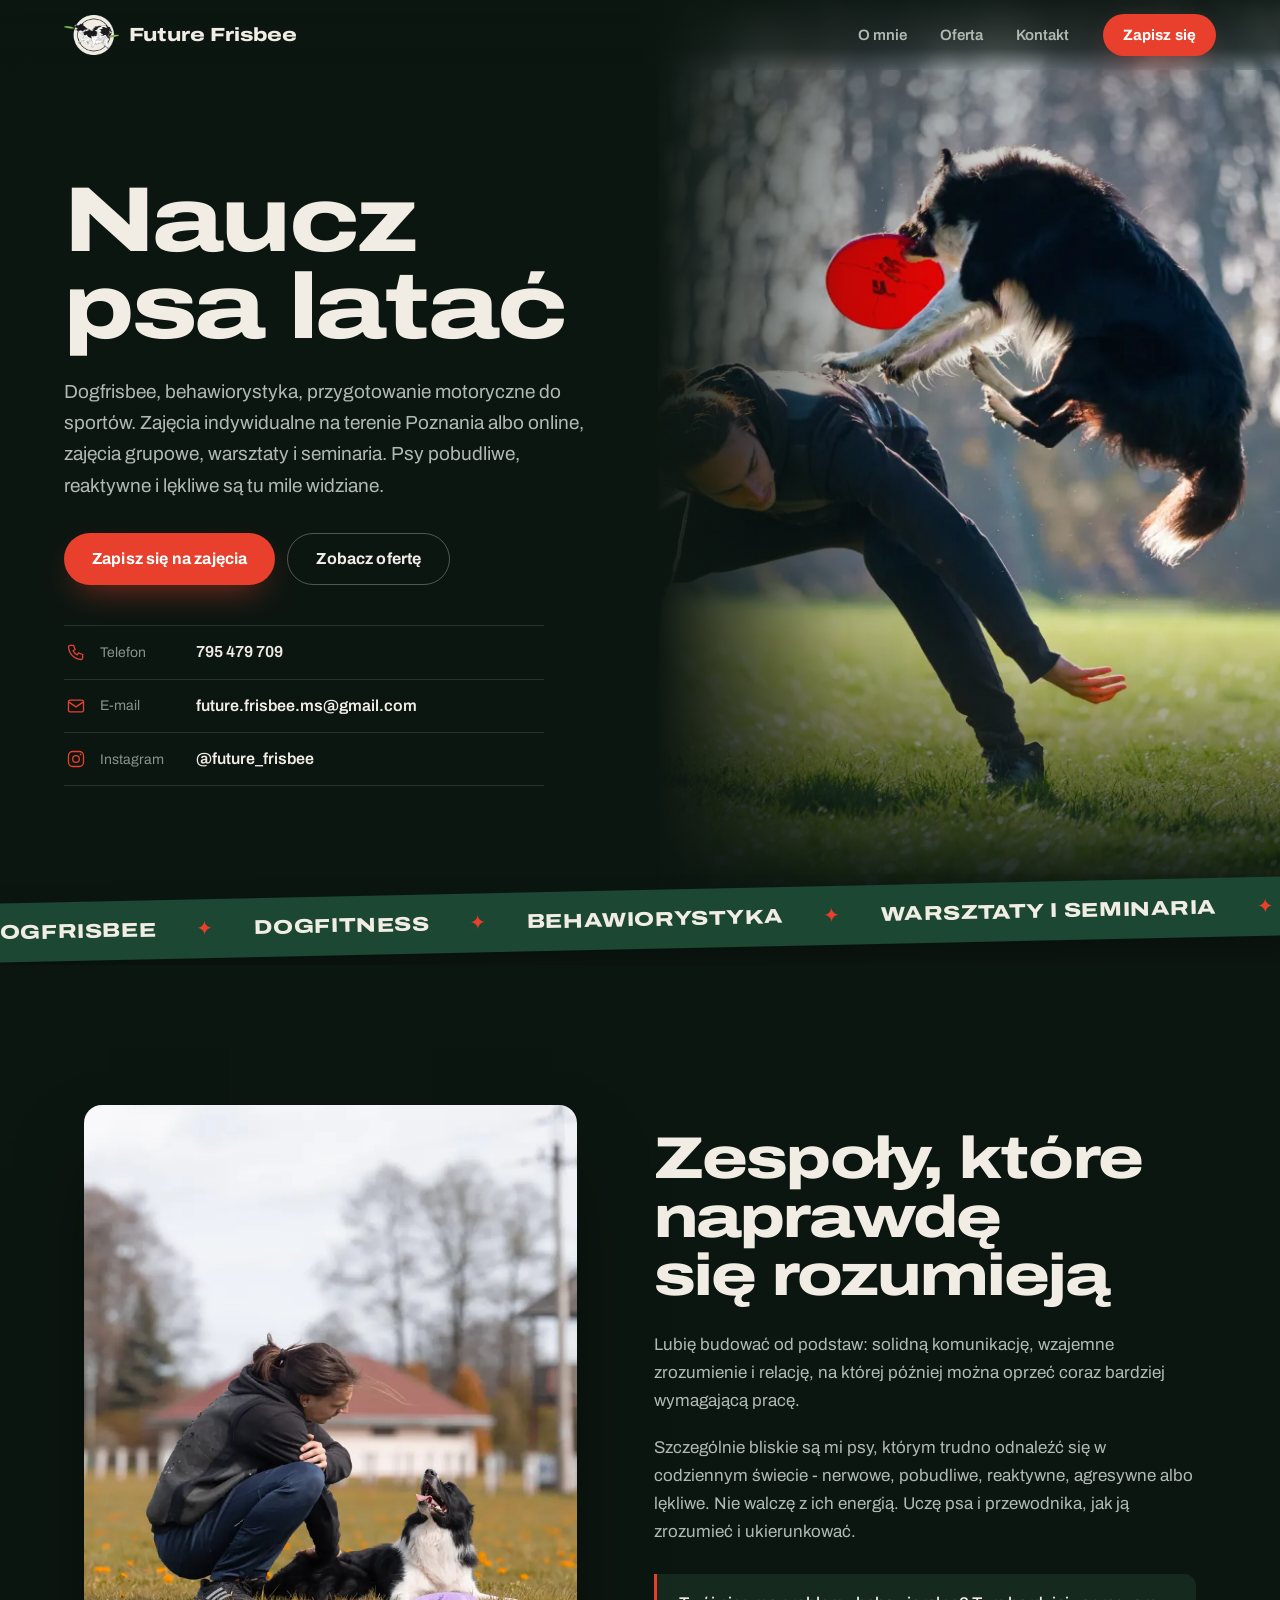
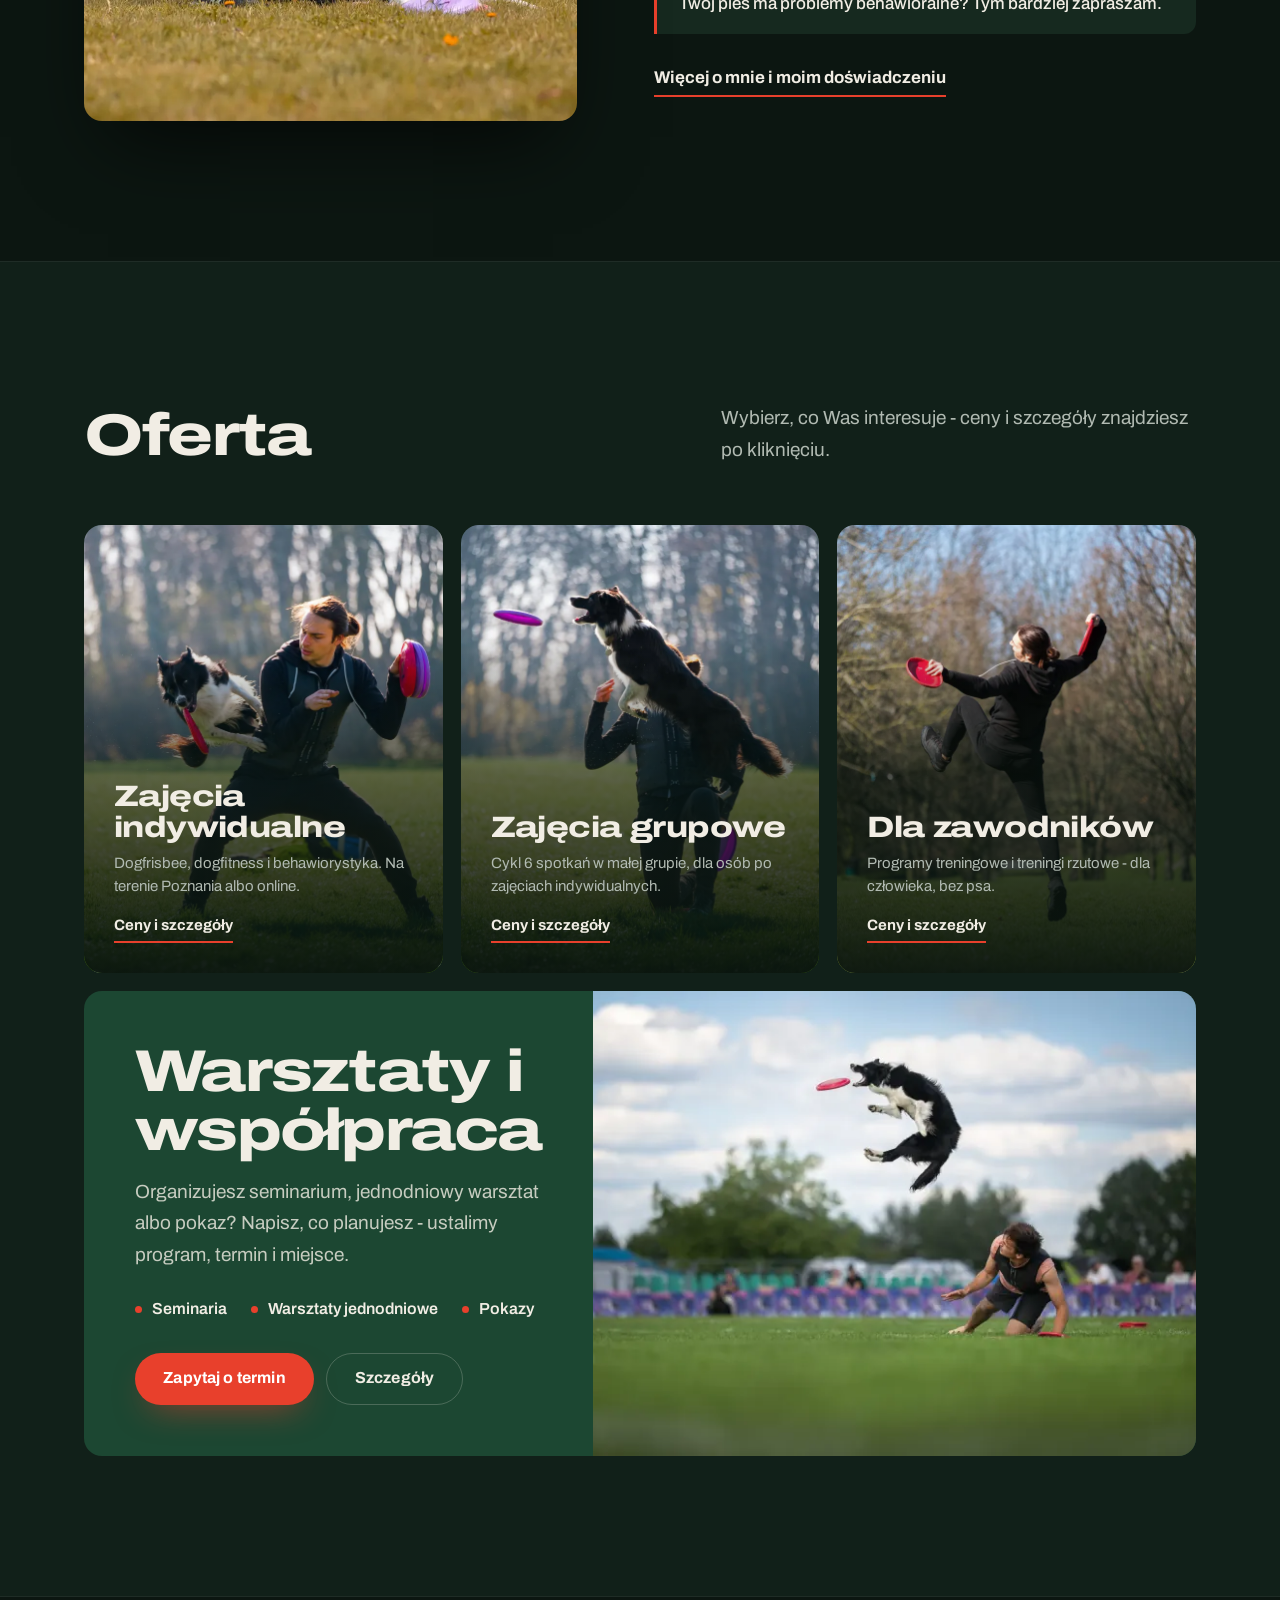
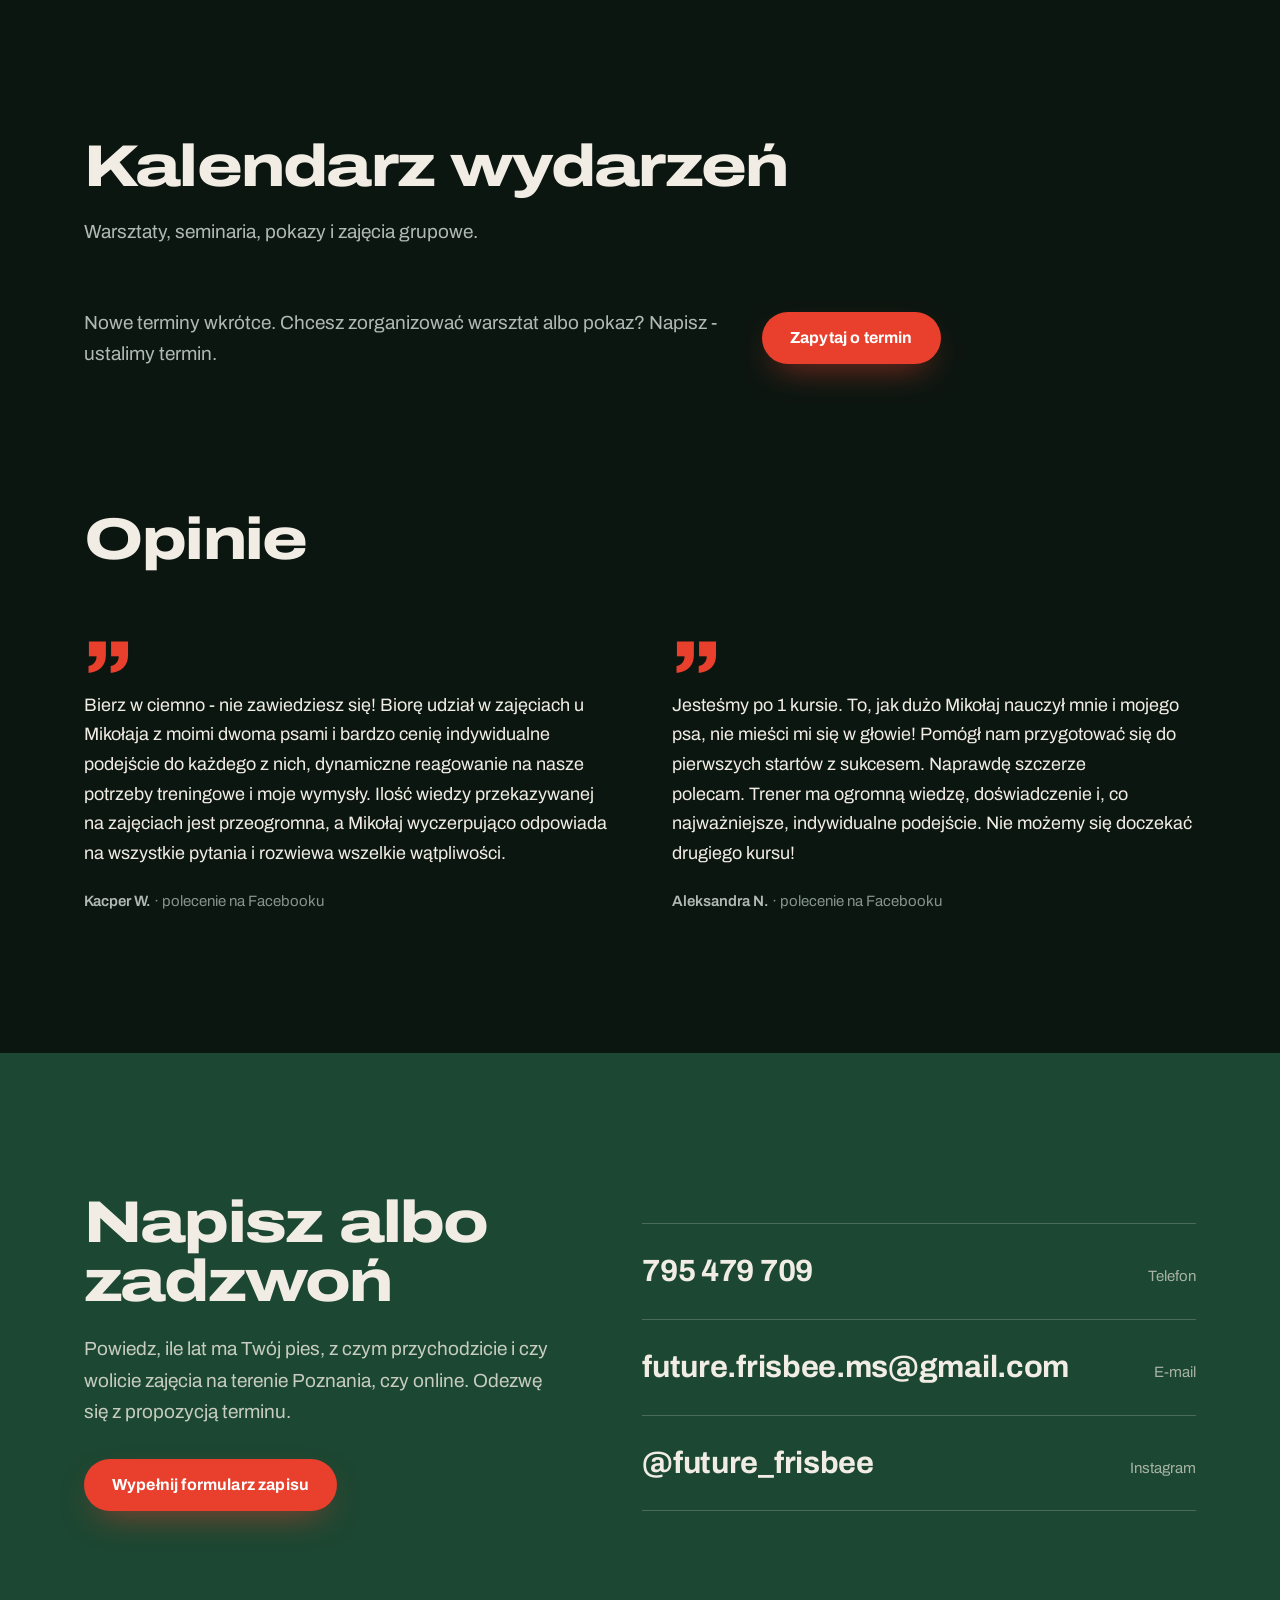
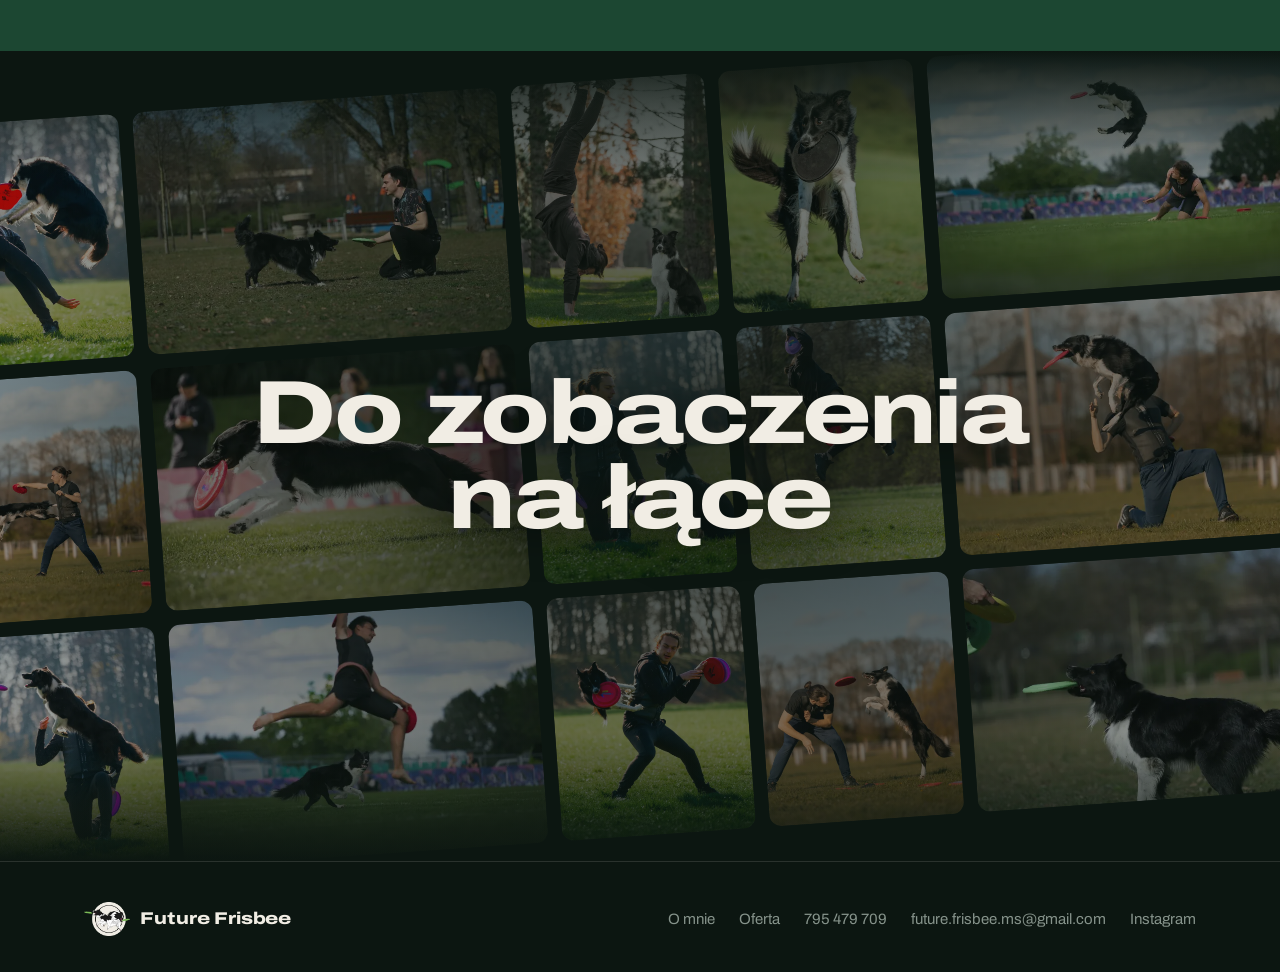
<file: index.html>
<!DOCTYPE html>
<!-- WYGENEROWANE przez scripts/build.mjs z "Future Frisbee.dc.html" - nie edytuj ręcznie. -->
<html lang="pl">
<head>
<meta charset="utf-8">
<meta name="viewport" content="width=device-width, initial-scale=1">
<title>Future Frisbee - dogfrisbee, dogfitness i behawiorystyka</title>
<meta name="description" content="Dogfrisbee, behawiorystyka i przygotowanie motoryczne do sportów (dogfitness). Zajęcia indywidualne i grupowe - na terenie Poznania i online, warsztaty i seminaria. Psy pobudliwe, reaktywne i lękliwe mile widziane.">
<meta name="theme-color" content="#0c1611">
<meta property="og:type" content="website">
<meta property="og:locale" content="pl_PL">
<meta property="og:title" content="Future Frisbee - dogfrisbee, dogfitness i behawiorystyka">
<meta property="og:description" content="Dogfrisbee, behawiorystyka i przygotowanie motoryczne do sportów (dogfitness). Zajęcia indywidualne i grupowe - na terenie Poznania i online, warsztaty i seminaria. Psy pobudliwe, reaktywne i lękliwe mile widziane.">
<link rel="canonical" href="https://futurefrisbee.pl/">
<meta property="og:url" content="https://futurefrisbee.pl/">
<meta property="og:site_name" content="Future Frisbee">
<meta property="og:image" content="https://futurefrisbee.pl/photos/og-image.jpg">
<meta property="og:image:width" content="1200">
<meta property="og:image:height" content="630">
<meta property="og:image:alt" content="Border collie w skoku za dyskiem, trener na trawie - zawody dogfrisbee">
<meta name="twitter:card" content="summary_large_image">
<script type="application/ld+json">{"@context":"https://schema.org","@type":"LocalBusiness","name":"Future Frisbee","description":"Dogfrisbee, behawiorystyka i przygotowanie motoryczne do sportów (dogfitness). Zajęcia indywidualne i grupowe - na terenie Poznania i online, warsztaty i seminaria. Psy pobudliwe, reaktywne i lękliwe mile widziane.","url":"https://futurefrisbee.pl/","image":"https://futurefrisbee.pl/photos/og-image.jpg","logo":"https://futurefrisbee.pl/logo/apple-touch-icon.png","telephone":"+48795479709","email":"future.frisbee.ms@gmail.com","areaServed":{"@type":"City","name":"Poznań"},"sameAs":["https://instagram.com/future_frisbee"]}</script>
<link rel="icon" type="image/png" href="logo/favicon.png">
<link rel="apple-touch-icon" href="logo/apple-touch-icon.png">
<link rel="preconnect" href="https://fonts.googleapis.com">
<link rel="preconnect" href="https://fonts.gstatic.com" crossorigin>
<link href="https://fonts.googleapis.com/css2?family=Archivo:wdth,wght@62..125,400..800&display=swap" rel="stylesheet">
<link rel="preload" as="image" href="photos/img_6979.webp" imagesrcset="photos/img_6979-720.webp 720w, photos/img_6979.webp 1206w" imagesizes="(max-width: 859px) 100vw, 50vw" fetchpriority="high">
<script>document.documentElement.className='js static'</script>
<style>
/* Wspólne style wszystkich stron Future Frisbee.
   Kolory marki w jednym miejscu - zmiana tutaj zmienia całą stronę. */

:root {
  --bg: #0c1611;          /* leśna noc - tło */
  --surface: #112019;     /* karty, pola formularza */
  --surface-2: #16291f;
  --green: #1c4732;       /* zieleń marki - duże bloki */
  --green-line: rgba(241, 237, 228, .22);
  --ink: #f1ede4;         /* tekst */
  --muted: #b1bab2;
  --dim: #86938b;
  --line: rgba(241, 237, 228, .13);
  --accent: #e8402c;      /* czerwień dysku - tylko przyciski i akcenty */

  --r: 18px;
  --r-sm: 12px;
  --pill: 999px;
  --gutter: clamp(20px, 5vw, 64px);
  --maxw: 1240px;
  --ease: cubic-bezier(.2, .7, .2, 1);
}
html[data-shape="ostry"] { --r: 2px; --r-sm: 2px; --pill: 4px; }

*, *::before, *::after { box-sizing: border-box; }
html { scroll-behavior: smooth; scroll-padding-top: 84px; -webkit-text-size-adjust: 100%; }
body {
  margin: 0; background: var(--bg); color: var(--ink);
  font-family: 'Archivo', system-ui, sans-serif; font-size: 17px; line-height: 1.65;
  -webkit-font-smoothing: antialiased;
}
img { max-width: 100%; height: auto; display: block; }
a { color: inherit; text-decoration: none; }
a[href^="tel:"] { white-space: nowrap; } /* numer telefonu nie łamie się na dwie linie */
::selection { background: var(--accent); color: #fff; }
:focus-visible { outline: 2px solid var(--accent); outline-offset: 3px; border-radius: 4px; }

/* ---------- Typografia ---------- */
.wrap { max-width: var(--maxw); margin: 0 auto; padding: 0 var(--gutter); }
.display { font-stretch: 125%; font-weight: 800; letter-spacing: -.03em; line-height: .95; margin: 0; text-wrap: balance; }
.h1 { font-size: clamp(46px, 7.2vw, 104px); }
.h2 { font-size: clamp(34px, 4.6vw, 64px); line-height: 1; }
.h3 { font-size: clamp(23px, 2.3vw, 30px); line-height: 1.05; letter-spacing: -.02em; }
.lead { font-size: clamp(17px, 1.5vw, 19px); line-height: 1.65; color: var(--muted); text-wrap: pretty; max-width: 34em; margin: 0; }
.lead a, .prose a { color: var(--ink); border-bottom: 1px solid var(--accent); }
.prose p { margin: 0 0 1.1em; color: var(--muted); max-width: 36em; text-wrap: pretty; }
.prose p:last-child { margin-bottom: 0; }

/* ---------- Przyciski ---------- */
.btn {
  display: inline-flex; align-items: center; justify-content: center; gap: 10px;
  min-height: 52px; padding: 0 28px; border-radius: var(--pill); border: 0;
  font: inherit; font-weight: 700; font-size: 16px; letter-spacing: .01em; white-space: nowrap; cursor: pointer;
  transition: background-color .25s, border-color .25s, color .25s, transform .25s, filter .25s;
}
.btn-primary { background: var(--accent); color: #fff; box-shadow: 0 14px 34px -14px color-mix(in srgb, var(--accent) 70%, transparent); }
.btn-primary:hover { filter: brightness(1.08); transform: translateY(-1px); }
.btn-ghost { background: none; border: 1px solid rgba(241, 237, 228, .3); color: var(--ink); }
.btn-ghost:hover, .feature-actions .btn-ghost:hover, .cta-actions .btn-ghost:hover { border-color: var(--ink); background: rgba(241, 237, 228, .1); transform: translateY(-1px); }
.btn-dark { background: var(--bg); color: var(--ink); }
.btn-dark:hover { background: #050a07; transform: translateY(-1px); }
.text-link { display: inline-block; font-weight: 700; border-bottom: 2px solid var(--accent); padding-bottom: 3px; transition: color .2s; }
.text-link:hover { color: #fff; }

/* ---------- Ikony ---------- */
.ico { width: 20px; height: 20px; flex: none; fill: none; stroke: currentColor; stroke-width: 1.6; stroke-linecap: round; stroke-linejoin: round; }
.ico .dot { fill: currentColor; stroke: none; }

/* ---------- Nawigacja ---------- */
.nav {
  position: fixed; top: 0; left: 0; right: 0; z-index: 80;
  display: flex; align-items: center; justify-content: space-between; gap: 16px;
  padding: 14px var(--gutter);
  background: linear-gradient(rgba(12, 22, 17, .92), rgba(12, 22, 17, .62) 70%, rgba(12, 22, 17, 0));
  backdrop-filter: blur(14px); -webkit-backdrop-filter: blur(14px);
}
.brand { display: inline-flex; align-items: center; gap: 10px; font-stretch: 125%; font-weight: 800; font-size: 19px; letter-spacing: -.01em; white-space: nowrap; }
.brand-mark { flex: none; width: auto; height: 40px; } /* logo: logo/logo-mark.webp */
.footer .brand-mark { height: 34px; }
.nav-links { display: flex; align-items: center; gap: clamp(18px, 2.6vw, 34px); font-size: 15px; font-weight: 600; }
.nav-links a:not(.btn) { color: var(--muted); transition: color .2s; }
.nav-links a:not(.btn):hover, .nav-links a[aria-current] { color: var(--ink); }
.nav .btn { min-height: 42px; padding: 0 20px; font-size: 15px; }

/* ---------- Sekcje ---------- */
.section { padding: clamp(80px, 11vw, 140px) 0; }
.section-alt { background: var(--surface); border-top: 1px solid rgba(241, 237, 228, .06); border-bottom: 1px solid rgba(241, 237, 228, .06); }
.section-head { display: flex; justify-content: space-between; align-items: flex-end; gap: 20px 48px; flex-wrap: wrap; margin-bottom: clamp(36px, 5vw, 60px); }
.section-head .lead { max-width: 25em; }

/* ---------- Hero (strona główna) ---------- */
.hero { position: relative; min-height: 100vh; min-height: 100svh; display: grid; grid-template-columns: 1.05fr 1fr; }
.hero-copy {
  position: relative; z-index: 2; display: flex; flex-direction: column; justify-content: center;
  margin-right: -2px; background: var(--bg); /* zakrywa szczelinę na styku ze zdjęciem */
  padding: clamp(100px, 14vh, 140px) clamp(20px, 4vw, 56px) clamp(40px, 7vh, 72px) var(--gutter);
}
.hero-copy .lead { margin-top: 24px; }
.hero-actions { display: flex; flex-wrap: wrap; gap: 12px; margin-top: 32px; }
.hero-media { position: relative; overflow: hidden; }
.hero-media img { position: absolute; inset: 0; width: 100%; height: 100%; object-fit: cover; object-position: 60% 30%; }
.hero-media::after {
  content: ""; position: absolute; inset: 0;
  background: linear-gradient(90deg, var(--bg) 0%, rgba(12, 22, 17, .25) 30%, rgba(12, 22, 17, 0) 60%),
              linear-gradient(rgba(12, 22, 17, .35), rgba(12, 22, 17, 0) 30%, rgba(12, 22, 17, 0) 70%, var(--bg));
}

/* Lista kontaktów (hero, formularz) */
.contact-list { list-style: none; margin: 40px 0 0; padding: 0; max-width: 30rem; border-top: 1px solid var(--line); }
.contact-list a { display: grid; grid-template-columns: 22px 84px 1fr; align-items: center; gap: 12px; padding: 13px 2px; border-bottom: 1px solid var(--line); }
.contact-list .ico { color: var(--accent); }
.contact-list .cl-label { color: var(--dim); font-size: 14px; }
.contact-list .cl-value { font-weight: 600; font-size: 16px; overflow-wrap: anywhere; transition: color .2s; }
.contact-list a:hover .cl-value { color: var(--accent); }

/* Pasek z hasłami */
.band-wrap { position: relative; z-index: 5; overflow: hidden; margin-top: -26px; padding: 16px 0; } /* przycina obrócony pasek po bokach */
.band { overflow: hidden; padding: 13px 0; margin: 0 -20px; background: var(--green); transform: rotate(-1.2deg); box-shadow: 0 12px 30px rgba(0, 0, 0, .25); }
.band-track {
  display: flex; gap: 40px; width: max-content; white-space: nowrap; animation: ffMarquee3 30s linear infinite;
  font-stretch: 125%; font-weight: 800; font-size: clamp(16px, 2vw, 20px); letter-spacing: .03em; text-transform: uppercase;
}
.band-track .sep { color: var(--accent); }

/* ---------- O mnie (skrót na stronie głównej) ---------- */
.about { display: grid; grid-template-columns: 1fr 1.1fr; gap: clamp(36px, 6vw, 88px); align-items: center; }
.about-photo { position: relative; }
.about-photo img { width: 100%; aspect-ratio: 4 / 5; object-fit: cover; object-position: 50% 85%; border-radius: var(--r); box-shadow: 0 40px 80px -24px rgba(0, 0, 0, .7); }
.photo-tag {
  position: absolute; right: -8px; bottom: -14px; padding: 12px 18px; border-radius: var(--r-sm);
  background: var(--green); color: var(--ink); font-stretch: 125%; font-weight: 800; font-size: 15px;
  transform: rotate(3deg); box-shadow: 0 12px 30px rgba(0, 0, 0, .35);
}
.about .prose { margin-top: 26px; }
.note {
  margin: 28px 0 0; padding: 16px 22px; max-width: 34em;
  border-left: 3px solid var(--accent); border-radius: 0 var(--r-sm) var(--r-sm) 0;
  background: var(--surface-2); color: var(--ink); font-weight: 500;
}
.about .text-link { margin-top: 30px; }

/* ---------- Oferta: kafelki ze zdjęciami ---------- */
.tiles { display: grid; grid-template-columns: repeat(3, 1fr); gap: 18px; }
.tile { position: relative; display: block; overflow: hidden; aspect-ratio: 4 / 5; border-radius: var(--r); background: var(--surface-2); isolation: isolate; }
.tile img { position: absolute; inset: 0; width: 100%; height: 100%; object-fit: cover; object-position: 50% 25%; transition: transform 1s var(--ease); }
.tile::after { content: ""; position: absolute; inset: 0; z-index: 1; background: linear-gradient(180deg, rgba(10, 20, 15, 0) 25%, rgba(10, 20, 15, .6) 55%, rgba(10, 20, 15, .96) 100%); }
.tile-body { position: absolute; left: 0; right: 0; bottom: 0; z-index: 2; padding: clamp(20px, 2.4vw, 30px); }
.tile-body p { margin: 10px 0 0; color: var(--muted); font-size: 15px; line-height: 1.5; }
.tile-body .text-link { margin-top: 16px; font-size: 15px; }
.tile:hover img { transform: scale(1.05); }

/* Warsztaty - wyróżniony, szeroki blok w kolorze marki */
.feature { display: grid; grid-template-columns: 1fr 1.25fr; margin-top: 18px; border-radius: var(--r); overflow: hidden; background: var(--green); }
.feature-copy { padding: clamp(28px, 4vw, 56px); display: flex; flex-direction: column; justify-content: center; }
.feature-copy .lead { margin-top: 16px; color: rgba(241, 237, 228, .8); }
.feature-list { list-style: none; margin: 26px 0 0; padding: 0; display: flex; flex-wrap: wrap; gap: 8px 24px; }
.feature-list li { display: inline-flex; align-items: center; gap: 10px; font-size: 16px; font-weight: 600; }
.feature-list li::before { content: ""; flex: none; width: 7px; height: 7px; border-radius: 50%; background: var(--accent); }
.feature-actions { display: flex; flex-wrap: wrap; gap: 12px; margin-top: 30px; }
.feature-actions .btn-ghost { border-color: var(--green-line); }
.feature-media { position: relative; min-height: 340px; overflow: hidden; }
.feature-media img { position: absolute; inset: 0; width: 100%; height: 100%; object-fit: cover; }

/* ---------- Opinie ---------- */
.quotes { display: grid; grid-template-columns: repeat(2, 1fr); gap: clamp(28px, 5vw, 80px); }
.quote { margin: 0; display: flex; flex-direction: column; }
.quote::before { content: "\201D"; height: .5em; margin-bottom: 18px; font-stretch: 125%; font-weight: 800; font-size: 88px; line-height: 1; color: var(--accent); }
.quote blockquote { margin: 0; font-size: 18px; line-height: 1.65; color: var(--ink); text-wrap: pretty; }
.quote figcaption { margin-top: 20px; font-size: 15px; color: var(--dim); }
.quote figcaption strong { color: var(--muted); font-weight: 600; }

/* ---------- Kontakt (strona główna) ---------- */
.contact { background: var(--green); }
.contact-grid { display: grid; grid-template-columns: 1fr 1.15fr; gap: clamp(40px, 6vw, 96px); align-items: end; }
.contact .lead { margin-top: 22px; color: rgba(241, 237, 228, .8); }
.contact .btn { margin-top: 32px; }
.contact-big { list-style: none; margin: 0; padding: 0; border-top: 1px solid var(--green-line); }
.contact-big a { display: flex; justify-content: space-between; align-items: baseline; gap: 6px 20px; flex-wrap: wrap; padding: 22px 0; border-bottom: 1px solid var(--green-line); }
.contact-big .v { font-weight: 700; font-size: clamp(21px, 2.4vw, 32px); letter-spacing: -.01em; overflow-wrap: anywhere; text-decoration: underline 2px transparent; text-underline-offset: 6px; transition: text-decoration-color .2s; }
.contact-big .l { color: rgba(241, 237, 228, .65); font-size: 15px; white-space: nowrap; }
.contact-big a:hover .v { text-decoration-color: var(--accent); }

/* ---------- Finał: przewijające się zdjęcia ---------- */
.finale { position: relative; display: grid; place-items: center; height: clamp(560px, 90vh, 900px); overflow: hidden; background: var(--bg); }
.wall { position: absolute; inset: -6% -4%; display: flex; flex-direction: column; justify-content: center; gap: 14px; transform: rotate(-4deg); }
.wall-row { display: flex; gap: 14px; width: max-content; animation: ffMarquee3 90s linear infinite; }
.wall-row.rev { animation-direction: reverse; animation-duration: 110s; }
.wall-row img { flex: none; width: auto; height: clamp(180px, 27vh, 290px); aspect-ratio: 4 / 5; object-fit: cover; border-radius: var(--r-sm); }
.wall-row img.wide { aspect-ratio: 3 / 2; } /* zdjęcia poziome */
.finale::before {
  content: ""; position: absolute; inset: 0; z-index: 1;
  background: radial-gradient(ellipse 60% 55% at center, rgba(12, 22, 17, .86) 0%, rgba(12, 22, 17, .6) 55%, rgba(12, 22, 17, .4) 100%),
              linear-gradient(var(--bg), rgba(12, 22, 17, 0) 16%, rgba(12, 22, 17, 0) 84%, var(--bg));
}
.finale-text { position: relative; z-index: 2; text-align: center; padding: 0 var(--gutter); }
.finale-text .display { font-size: clamp(40px, 7vw, 100px); text-shadow: 0 6px 40px rgba(0, 0, 0, .5); }

/* ---------- Stopka ---------- */
.footer { padding: 40px 0 36px; border-top: 1px solid var(--line); font-size: 15px; color: var(--dim); }
.footer-grid { display: flex; flex-wrap: wrap; justify-content: space-between; align-items: center; gap: 20px 40px; }
.footer .brand { color: var(--ink); font-size: 17px; }
.footer-links { display: flex; flex-wrap: wrap; gap: 10px 24px; }
.footer-links a { transition: color .2s; }
.footer-links a:hover { color: var(--ink); }

/* ---------- Podstrony: nagłówek ---------- */
.page-head { padding: clamp(130px, 18vh, 190px) 0 clamp(40px, 6vw, 72px); }
.page-head .lead { margin-top: 26px; }
.jump { display: flex; flex-wrap: wrap; gap: 10px; margin-top: 34px; }
.jump a { padding: 10px 18px; border: 1px solid var(--line); border-radius: var(--pill); font-size: 15px; font-weight: 600; color: var(--muted); transition: border-color .2s, color .2s; }
.jump a:hover { border-color: var(--ink); color: var(--ink); }

/* ---------- Oferta: usługa ---------- */
.service { display: grid; grid-template-columns: minmax(0, .75fr) minmax(0, 1.4fr); gap: clamp(28px, 5vw, 80px); align-items: start; padding: clamp(48px, 7vw, 96px) 0; border-top: 1px solid var(--line); }
.service-photo img { width: 100%; aspect-ratio: 4 / 5; object-fit: cover; object-position: 50% 25%; border-radius: var(--r); }
.service-photo img.focus-top { object-position: 50% 0; }  /* głowa przy górnej krawędzi */
.service-photo img.focus-low { object-position: 50% 70%; } /* trener i pies w dolnej części */
.chips { display: flex; flex-wrap: wrap; gap: 6px 22px; margin-top: 16px; }
.chip { display: inline-flex; align-items: center; gap: 9px; color: var(--muted); font-size: 15px; font-weight: 600; }
.chip::before { content: ""; flex: none; width: 7px; height: 7px; border-radius: 50%; background: var(--accent); }
.prices { display: flex; flex-wrap: wrap; gap: 12px; margin-top: 28px; }
.price { flex: 1 1 190px; padding: 18px 20px; border: 1px solid var(--line); border-radius: var(--r-sm); background: var(--surface); }
.price-amount { font-stretch: 125%; font-weight: 800; font-size: clamp(26px, 2.6vw, 34px); letter-spacing: -.02em; line-height: 1; white-space: nowrap; }
.price-amount small { font-size: .5em; font-weight: 700; letter-spacing: 0; color: var(--muted); }
.price-label { margin-top: 8px; font-size: 15px; line-height: 1.45; color: var(--muted); }
.price-label strong { color: var(--ink); font-weight: 600; }
.service-cta { margin-top: 24px; }
.sub { margin: 36px 0 10px; font-size: 16px; font-weight: 700; }
.topics { list-style: none; margin: 0; padding: 0; display: grid; gap: 12px; max-width: 38em; }
.topics li { position: relative; padding-left: 20px; color: var(--muted); }
.topics li::before { content: ""; position: absolute; left: 0; top: .62em; width: 7px; height: 7px; border-radius: 50%; background: var(--accent); }
.topics strong { color: var(--ink); font-weight: 600; }

/* Warsztaty na podstronie oferty */
.workshops { margin: clamp(24px, 4vw, 48px) 0; padding: clamp(32px, 5vw, 72px); border-radius: var(--r); background: var(--green); }
.workshops .lead { margin-top: 20px; color: rgba(241, 237, 228, .82); }
.formats { display: grid; grid-template-columns: repeat(3, 1fr); gap: 14px; margin-top: 36px; }
.format { padding: 22px; border: 1px solid var(--green-line); border-radius: var(--r-sm); }
.format h3 { margin: 0; font-size: 19px; font-weight: 700; }
.format p { margin: 8px 0 0; font-size: 15px; line-height: 1.55; color: rgba(241, 237, 228, .78); }
.workshops-foot { display: flex; flex-wrap: wrap; align-items: center; justify-content: space-between; gap: 18px 32px; margin-top: 32px; }
.workshops-foot p { margin: 0; color: rgba(241, 237, 228, .82); }

/* ---------- Formularz zapisu ---------- */
.signup { display: grid; grid-template-columns: 1fr 1.25fr; gap: clamp(36px, 6vw, 96px); align-items: start; }
.signup .lead { margin-top: 22px; }
.form { display: grid; grid-template-columns: 1fr 1fr; gap: 18px 16px; padding: clamp(22px, 3vw, 36px); border: 1px solid var(--line); border-radius: var(--r); background: var(--surface); }
.field { display: flex; flex-direction: column; gap: 8px; min-width: 0; }
.field.full { grid-column: 1 / -1; }
.field label { font-size: 15px; font-weight: 600; color: var(--muted); }
.field input, .field select, .field textarea {
  width: 100%; min-height: 52px; padding: 13px 16px; border: 1px solid rgba(241, 237, 228, .18); border-radius: var(--r-sm);
  background: var(--bg); color: var(--ink); font: inherit; font-size: 16px; transition: border-color .2s, box-shadow .2s;
}
.field textarea { min-height: 140px; resize: vertical; line-height: 1.5; }
.field select {
  appearance: none; -webkit-appearance: none; padding-right: 44px; cursor: pointer;
  background-image: url("data:image/svg+xml,%3Csvg xmlns='http://www.w3.org/2000/svg' viewBox='0 0 24 24' fill='none' stroke='%23b1bab2' stroke-width='2' stroke-linecap='round'%3E%3Cpath d='m6 9 6 6 6-6'/%3E%3C/svg%3E");
  background-repeat: no-repeat; background-position: right 14px center; background-size: 18px;
}
.field ::placeholder { color: #6b776f; }
.field input:focus, .field select:focus, .field textarea:focus { outline: none; border-color: var(--accent); box-shadow: 0 0 0 3px color-mix(in srgb, var(--accent) 25%, transparent); }
.form-foot { grid-column: 1 / -1; display: flex; flex-wrap: wrap; align-items: center; gap: 12px 20px; margin-top: 4px; }
.form-note { margin: 0; flex: 1 1 220px; font-size: 14px; line-height: 1.5; color: var(--dim); }
.form .hp { display: none; } /* pułapka na boty (Formspree _gotcha) - wypełniają ją tylko boty */
.form button:disabled { opacity: .6; cursor: progress; transform: none; }
.form-status { grid-column: 1 / -1; margin: 0; font-size: 15px; color: var(--ink); }
.form-status:empty { display: none; }
.form[data-state="error"] .form-status { padding: 14px 16px; border: 1px solid color-mix(in srgb, var(--accent) 55%, transparent); border-radius: var(--r-sm); background: color-mix(in srgb, var(--accent) 12%, transparent); }
/* Po wysłaniu: zamiast pól ekran podziękowania w tej samej ramce */
.form-done { display: none; }
.form[data-state="sent"] { display: flex; align-items: center; justify-content: center; }
.form[data-state="sent"] > :not(.form-done) { display: none; }
.form[data-state="sent"] .form-done { display: flex; flex-direction: column; align-items: center; gap: 18px; max-width: 26rem; padding: 24px 0; text-align: center; outline: none; }
.form-done-ico { width: 64px; height: 64px; padding: 16px; border-radius: 50%; background: color-mix(in srgb, var(--accent) 16%, transparent); fill: none; stroke: var(--accent); stroke-width: 2.5; stroke-linecap: round; stroke-linejoin: round; }
.form-done h3 { font-size: clamp(34px, 4vw, 48px); }
.form-done .lead { margin: 0; }
.form-done .btn { margin-top: 8px; border-color: var(--green-line); }

/* ---------- O mnie: podstrona ---------- */
/* Strona 404 */
.err-hero { min-height: 70vh; display: flex; flex-direction: column; justify-content: center; align-items: flex-start; gap: 22px; padding-top: clamp(120px, 16vh, 170px); padding-bottom: clamp(60px, 10vh, 120px); }
.err-code { margin: 0; font-size: 15px; font-weight: 800; letter-spacing: .2em; color: var(--accent); }
.bio-hero { display: grid; grid-template-columns: 1.1fr 1fr; gap: clamp(36px, 6vw, 96px); align-items: center; padding-top: clamp(120px, 16vh, 170px); }
.bio-hero .lead { margin-top: 26px; }
.bio-hero img { width: 100%; aspect-ratio: 3 / 4; object-fit: cover; object-position: 50% 10%; border-radius: var(--r); } /* 3:4 - mieszczą się stopy i pies */
.approach { display: grid; grid-template-columns: minmax(0, .8fr) minmax(0, 1.3fr); gap: clamp(28px, 6vw, 96px); align-items: start; }
.pull { margin: 38px 0 0; padding-top: 26px; border-top: 1px solid var(--line); font-stretch: 125%; font-weight: 800; font-size: clamp(24px, 2.6vw, 34px); line-height: 1.12; letter-spacing: -.02em; max-width: 20em; text-wrap: balance; }
.xp { list-style: none; margin: 0; padding: 0; border-top: 1px solid var(--line); }
.xp li { position: relative; padding: 20px 0 20px 28px; border-bottom: 1px solid var(--line); font-size: 18px; }
.xp li::before { content: ""; position: absolute; left: 0; top: calc(20px + .75em - 4px); width: 8px; height: 8px; border-radius: 2px; background: var(--accent); }
/* Wersja do publikacji (build dodaje klasę "static"): bez ramek „Do uzupełnienia”,
   a wiersze bez żadnej treści znikają. W narzędziu do projektowania widać je dalej. */
html.static .xp .todo, html.static .xp li:has(> .todo:only-child) { display: none; }
.todo { display: inline-block; margin-top: 4px; padding: 2px 10px; border: 1px dashed rgba(241, 237, 228, .35); border-radius: 6px; color: var(--dim); font-size: 15px; }
.dogs { display: grid; grid-template-columns: repeat(3, 1fr); gap: 18px; }
.dog { margin: 0; position: relative; }
.dog img { width: 100%; aspect-ratio: 4 / 5; object-fit: cover; border-radius: var(--r); }
.dog img.focus-hugo { object-position: 38% 50%; } /* zdjęcie poziome: pies w lewej części kadru */
.dog .photo-tag { right: 18px; }
.dog:nth-child(2) .photo-tag { transform: rotate(-3deg); }
.dog:nth-child(3) .photo-tag { transform: rotate(2deg); }
.cta-band { background: var(--green); }
.cta-band .wrap { display: flex; flex-wrap: wrap; align-items: center; justify-content: space-between; gap: 24px 40px; }
.cta-actions { display: flex; flex-wrap: wrap; gap: 12px; }
.cta-actions .btn-ghost { border-color: var(--green-line); }

/* ---------- Kalendarz wydarzeń (rysuje go site.js z danych Sanity) ---------- */
/* Kalendarz i Opinie mają to samo tło - bez dolnego marginesu, żeby odstęp nie był podwójny */
#kalendarz { padding-bottom: 0; }
.cal-fallback { display: flex; flex-wrap: wrap; align-items: center; gap: 20px 32px; }
.js [data-cal]:not([data-cal-state]) .cal-fallback { visibility: hidden; } /* trwa pobieranie */
[data-cal-state="ready"] .cal-fallback { display: none; }
.cal-app { display: grid; grid-template-columns: minmax(0, 1.5fr) minmax(0, 1fr); gap: 28px; align-items: start; }
.cal { position: relative; background: var(--surface); border: 1px solid var(--line); border-radius: var(--r); }
.cal-head { display: flex; align-items: center; justify-content: space-between; gap: 12px; padding: 16px 18px; border-bottom: 1px solid var(--line); }
.cal-month { margin: 0; font-size: 19px; font-weight: 800; letter-spacing: -.01em; }
.cal-nav { width: 44px; height: 44px; display: grid; place-items: center; border: 1px solid var(--line); border-radius: 50%; background: none; color: var(--ink); font: inherit; font-size: 22px; line-height: 1; cursor: pointer; transition: background .2s, border-color .2s; }
.cal-nav:hover { background: var(--surface-2); border-color: var(--green-line); }
.cal-week, .cal-grid { display: grid; grid-template-columns: repeat(7, minmax(0, 1fr)); }
.cal-week { border-bottom: 1px solid var(--line); }
.cal-week span { padding: 10px 0; text-align: center; font-size: 12px; font-weight: 700; letter-spacing: .08em; text-transform: uppercase; color: var(--muted); }
.cal-grid > * { min-height: 68px; border-right: 1px solid var(--line); border-bottom: 1px solid var(--line); }
.cal-grid > :nth-child(7n) { border-right: 0; }
.cal-grid > :nth-last-child(-n+7) { border-bottom: 0; }
.cal-pad { background: rgba(0, 0, 0, .14); }
.cal-day { display: flex; flex-direction: column; align-items: center; justify-content: center; gap: 4px; padding: 6px 4px; font: inherit; color: var(--ink); background: none; border-top: 0; border-left: 0; text-align: center; }
.cal-num { width: 34px; height: 34px; display: grid; place-items: center; border-radius: 50%; font-size: 15px; font-weight: 600; }
.cal-day.today .cal-num { box-shadow: inset 0 0 0 2px var(--accent); }
button.cal-day { -webkit-tap-highlight-color: transparent; cursor: pointer; background: color-mix(in srgb, var(--accent) 14%, transparent); transition: background .2s; }
button.cal-day:hover, button.cal-day[aria-expanded="true"] { background: color-mix(in srgb, var(--accent) 26%, transparent); }
button.cal-day .cal-num { font-weight: 800; }
.cal-day.today.has-ev .cal-num, button.cal-day.today .cal-num { background: var(--accent); color: #fff; box-shadow: none; }
.cal-title { font-size: 11px; font-weight: 600; line-height: 1.25; color: var(--ink); display: -webkit-box; -webkit-line-clamp: 2; -webkit-box-orient: vertical; overflow: hidden; }
.cal-more { font-size: 11px; font-weight: 700; color: var(--muted); line-height: 1; }
.cal-dot { display: none; width: 6px; height: 6px; border-radius: 50%; background: var(--accent); }
.cal-legend { display: flex; align-items: center; gap: 10px; margin: 0; padding: 12px 18px; border-top: 1px solid var(--line); font-size: 14px; color: var(--muted); }
.cal-legend i { flex: none; width: 14px; height: 14px; border-radius: 4px; background: color-mix(in srgb, var(--accent) 26%, transparent); }
.cal-pop { position: absolute; z-index: 5; width: min(300px, calc(100% - 16px)); padding: 16px 18px; background: var(--surface-2); border: 1px solid var(--green-line); border-radius: var(--r-sm); box-shadow: 0 18px 40px -12px rgba(0, 0, 0, .6); }
.cal-pop[hidden] { display: none; }
.cal-ev + .cal-ev { margin-top: 14px; padding-top: 14px; border-top: 1px solid var(--line); }
.cal-ev-date { margin: 0 0 2px; font-size: 12px; font-weight: 700; letter-spacing: .06em; text-transform: uppercase; color: var(--muted); }
.cal-ev h4 { margin: 0 0 6px; font-size: 17px; line-height: 1.3; }
.cal-ev p { margin: 0; font-size: 15px; line-height: 1.55; color: var(--muted); }
.cal-ev .text-link { margin-top: 10px; font-size: 15px; }
.cal-list h3 { margin: 0 0 14px; font-size: 13px; font-weight: 700; letter-spacing: .1em; text-transform: uppercase; color: var(--muted); }
.cal-item { display: flex; gap: 16px; padding: 18px; background: var(--surface); border: 1px solid var(--line); border-radius: var(--r); }
.cal-item + .cal-item { margin-top: 12px; }
.cal-badge { flex: none; width: 60px; height: 64px; display: flex; flex-direction: column; align-items: center; justify-content: center; border-radius: var(--r-sm); background: color-mix(in srgb, var(--accent) 16%, transparent); }
.cal-badge b { font-size: 26px; line-height: 1; font-weight: 800; }
.cal-badge span { margin-top: 3px; font-size: 12px; font-weight: 700; letter-spacing: .06em; text-transform: uppercase; color: var(--muted); }
.cal-item .cal-ev { min-width: 0; }
.cal-tag { display: inline-block; margin-bottom: 6px; padding: 2px 10px; border: 1px solid var(--green-line); border-radius: var(--pill); font-size: 12px; font-weight: 600; color: var(--muted); }

/* ---------- Ruch ---------- */
@keyframes ffMarquee { to { transform: translateX(-50%); } }
@keyframes ffMarquee3 { to { transform: translateX(-33.3333%); } }
@keyframes ffRise { from { opacity: 0; transform: translateY(32px); } to { opacity: 1; transform: none; } }
.rise { animation: ffRise .9s var(--ease) both; }
.rise-2 { animation-delay: .12s; }
.rise-3 { animation-delay: .24s; }
.rise-4 { animation-delay: .36s; }

.js [data-reveal] { opacity: 0; transition: opacity .9s var(--ease), transform .9s var(--ease); }
.js [data-reveal="up"] { transform: translateY(30px); }
.js [data-reveal="left"] { transform: translateX(-36px); }
.js [data-reveal].in { opacity: 1; transform: none; }

html[data-motion="calm"] .band-track { animation-duration: 60s; }
html[data-motion="calm"] .wall-row { animation-duration: 180s; }
html[data-motion="off"] *, html[data-motion="off"] *::before, html[data-motion="off"] *::after { animation: none !important; transition: none !important; }
html[data-motion="off"] [data-reveal] { opacity: 1 !important; transform: none !important; }

@media (prefers-reduced-motion: reduce) {
  html { scroll-behavior: auto; }
  *, *::before, *::after { animation: none !important; transition: none !important; }
  .js [data-reveal] { opacity: 1; transform: none; }
}

/* ---------- Tablet / telefon ---------- */
@media (max-width: 1000px) {
  .quotes { grid-template-columns: 1fr; }
  .cal-app { grid-template-columns: 1fr; }
  .formats { grid-template-columns: 1fr; }
}
@media (max-width: 859px) {
  /* Psy: dwa pionowe obok siebie, poziome zdjęcie Hugo pod nimi na całą szerokość */
  .dogs { grid-template-columns: 1fr 1fr; }
  .dog:nth-child(3) { grid-column: 1 / -1; }
  .dog:nth-child(3) img { aspect-ratio: 3 / 2; object-position: 50% 50%; }
  /* Menu: „Zapisz się” zostaje, „Kontakt” znika (kontakty są na pierwszym ekranie).
     Linki mają ≥ 44 px wysokości, żeby łatwo trafić palcem. */
  .nav { padding-top: 7px; padding-bottom: 7px; }
  .nav .brand-mark, .nav .nav-hide-m { display: none; }
  .nav-links { gap: 16px; font-size: 14px; }
  .nav-links a:not(.btn) { padding: 11px 0; }
  .nav .btn { padding: 0 16px; font-size: 14px; }
  .brand { font-size: 17px; }

  /* Pierwszy ekran: zdjęcie na górze, pod nim nagłówek i przyciski */
  .hero { grid-template-columns: 1fr; min-height: 0; }
  .hero-media { order: -1; margin-top: 58px; height: 46vh; height: clamp(210px, 46svh, 480px); } /* 58px = wysokość menu */
  .hero-media img { object-position: 50% 12%; }
  .hero-media::after { background: linear-gradient(rgba(12, 22, 17, 0) 60%, var(--bg) 100%); }
  .hero-copy { padding-top: 16px; padding-bottom: 36px; margin-right: 0; }
  .contact-list { margin-top: 32px; }
  .contact-list a { grid-template-columns: 22px 1fr; }
  .contact-list .cl-label { display: none; }

  .about, .contact-grid, .signup, .bio-hero, .approach { grid-template-columns: 1fr; }
  .tiles { grid-template-columns: 1fr; }
  .tile { aspect-ratio: 16 / 9; }
  .about-photo { max-width: 480px; }
  .bio-hero img { max-width: 480px; }
  .feature { grid-template-columns: 1fr; }
  .feature-media { order: -1; min-height: 0; aspect-ratio: 16 / 10; }
  .service { grid-template-columns: 1fr; }
  .service-photo img { aspect-ratio: 16 / 10; }
  .finale { height: 78vh; min-height: 520px; }
  .footer-links { gap: 0 24px; }
  .footer-links a { padding: 10px 0; }
  /* Elementy są jeden pod drugim - bez opóźnień w pojawianiu się */
  .js [data-reveal] { transition-delay: 0s !important; }
}
@media (max-width: 560px) {
  .tile { aspect-ratio: 4 / 3; }
  .service-photo img { aspect-ratio: 4 / 3; }
  .hero-media { height: 34vh; height: clamp(210px, 33svh, 380px); }
  .form { grid-template-columns: 1fr; }
  .hero-actions .btn, .feature-actions .btn, .cta-actions .btn, .form-foot .btn { flex: 1 1 100%; }
  /* Kontakt: podpis zawsze nad wartością */
  .contact-big a { flex-direction: column-reverse; align-items: flex-start; gap: 2px; padding: 18px 0; }
  /* Psy obok siebie, niższe */
  .dogs { gap: 12px; }
  .dog .photo-tag { right: 10px; padding: 9px 14px; font-size: 14px; }
  /* Ściana zdjęć: 2 rzędy zamiast 3 - mniej danych do pobrania */
  .finale { height: 62vh; height: 62svh; min-height: 460px; }
  .wall-row:nth-child(3) { display: none; }
  /* Kalendarz: w dniu tylko numer i kropka, szczegóły w dymku */
  .cal-head { padding: 12px; }
  .cal-grid > * { min-height: 52px; }
  .cal-title { display: none; }
  .cal-dot { display: block; }
  .cal-num { width: 32px; height: 32px; }
  .cal-week span { font-size: 11px; letter-spacing: .04em; }
  .cal-item { padding: 14px; gap: 14px; }
  .cal-fallback .btn { flex: 1 1 100%; }
}
@media (max-width: 480px) {
  /* Wąski telefon: w menu samo godło, nazwa zostaje dla czytników ekranu */
  .nav .brand-mark { display: block; height: 38px; }
  .nav .brand-name { position: absolute; width: 1px; height: 1px; overflow: hidden; clip-path: inset(50%); white-space: nowrap; }
}
@media (max-width: 360px) {
  .nav-links { gap: 12px; }
  .brand { font-size: 16px; }
}
</style>
</head>
<body>
<nav class="nav">
  <a href="#top" class="brand"><img class="brand-mark" src="logo/logo-mark.webp" width="164" height="120" alt=""><span class="brand-name">Future Frisbee</span></a>
  <div class="nav-links">
    <a href="o-mnie.html">O mnie</a>
    <a href="oferta.html">Oferta</a>
    <a href="#kontakt" class="nav-hide-m">Kontakt</a>
    <a href="oferta.html#zapisy" class="btn btn-primary">Zapisz się</a>
  </div>
</nav>

<header id="top" class="hero">
  <div class="hero-copy">
    <h1 class="display h1 rise">Naucz psa latać</h1>
    <p class="lead rise rise-2">Dogfrisbee, behawiorystyka, przygotowanie motoryczne do sportów. Zajęcia indywidualne na terenie Poznania albo online, zajęcia grupowe, warsztaty i seminaria. Psy pobudliwe, reaktywne i lękliwe są tu mile widziane.</p>
    <div class="hero-actions rise rise-3">
      <a href="oferta.html#zapisy" class="btn btn-primary">Zapisz się na zajęcia</a>
      <a href="#oferta" class="btn btn-ghost">Zobacz ofertę</a>
    </div>
    <ul class="contact-list rise rise-4">
      <li><a href="tel:+48795479709"><svg class="ico" viewBox="0 0 24 24" aria-hidden="true"><path d="M5 4h4l2 5-2.5 1.5a11 11 0 0 0 5 5L15 13l5 2v4a2 2 0 0 1-2 2A16 16 0 0 1 3 6a2 2 0 0 1 2-2"/></svg><span class="cl-label">Telefon</span><span class="cl-value">795 479 709</span></a></li>
      <li><a href="mailto:future.frisbee.ms@gmail.com"><svg class="ico" viewBox="0 0 24 24" aria-hidden="true"><rect x="3" y="5" width="18" height="14" rx="2"/><path d="m3 7 9 6 9-6"/></svg><span class="cl-label">E-mail</span><span class="cl-value">future.frisbee.ms@gmail.com</span></a></li>
      <li><a href="https://instagram.com/future_frisbee" target="_blank" rel="noopener"><svg class="ico" viewBox="0 0 24 24" aria-hidden="true"><rect x="3" y="3" width="18" height="18" rx="5"/><circle cx="12" cy="12" r="4"/><circle class="dot" cx="17.5" cy="6.5" r="1"/></svg><span class="cl-label">Instagram</span><span class="cl-value">@future_frisbee</span></a></li>
    </ul>
  </div>
  <div class="hero-media">
    <img src="photos/img_6979.webp" sizes="(max-width: 859px) 100vw, 50vw" alt="Pies przelatuje nad trenerem i łapie frisbee" width="1206" height="1548" srcset="photos/img_6979-720.webp 720w, photos/img_6979.webp 1206w" fetchpriority="high">
  </div>
</header>

<div class="band-wrap" aria-hidden="true"><div class="band">
  <div class="band-track">
    <span>Dogfrisbee</span><span class="sep">✦</span><span>Dogfitness</span><span class="sep">✦</span><span>Behawiorystyka</span><span class="sep">✦</span><span>Warsztaty i seminaria</span><span class="sep">✦</span><span>Na terenie Poznania i online</span><span class="sep">✦</span>
    <span>Dogfrisbee</span><span class="sep">✦</span><span>Dogfitness</span><span class="sep">✦</span><span>Behawiorystyka</span><span class="sep">✦</span><span>Warsztaty i seminaria</span><span class="sep">✦</span><span>Na terenie Poznania i online</span><span class="sep">✦</span>
    <span>Dogfrisbee</span><span class="sep">✦</span><span>Dogfitness</span><span class="sep">✦</span><span>Behawiorystyka</span><span class="sep">✦</span><span>Warsztaty i seminaria</span><span class="sep">✦</span><span>Na terenie Poznania i online</span><span class="sep">✦</span>
  </div>
</div></div>

<section id="o-mnie" class="section">
  <div class="wrap about">
    <div class="about-photo" data-reveal="left">
      <img src="photos/img_2188.webp" sizes="(max-width: 859px) 100vw, 45vw" loading="lazy" decoding="async" alt="Trener i border collie podczas treningu" width="1206" height="1809" srcset="photos/img_2188-720.webp 720w, photos/img_2188.webp 1206w">
    </div>
    <div data-reveal="up">
      <h2 class="display h2">Zespoły, które naprawdę się rozumieją</h2>
      <div class="prose">
        <p>Lubię budować od podstaw: solidną komunikację, wzajemne zrozumienie i relację, na której później można oprzeć coraz bardziej wymagającą pracę.</p>
        <p>Szczególnie bliskie są mi psy, którym trudno odnaleźć się w codziennym świecie - nerwowe, pobudliwe, reaktywne, agresywne albo lękliwe. Nie walczę z ich energią. Uczę psa i przewodnika, jak ją zrozumieć i ukierunkować.</p>
      </div>
      <p class="note">Twój pies ma problemy behawioralne? Tym bardziej zapraszam.</p>
      <a href="o-mnie.html" class="text-link">Więcej o mnie i moim doświadczeniu</a>
    </div>
  </div>
</section>

<section id="oferta" class="section section-alt">
  <div class="wrap">
    <div class="section-head" data-reveal="up">
      <h2 class="display h2">Oferta</h2>
      <p class="lead">Wybierz, co Was interesuje - ceny i szczegóły znajdziesz po kliknięciu.</p>
    </div>
    <div class="tiles">
      <a href="oferta.html#indywidualne" class="tile" data-reveal="up">
        <img src="photos/img_7081.webp" sizes="(max-width: 859px) 100vw, 33vw" loading="lazy" decoding="async" alt="Pies łapie dysk tuż przy trenerze" width="1206" height="1548" srcset="photos/img_7081-720.webp 720w, photos/img_7081.webp 1206w">
        <div class="tile-body">
          <h3 class="display h3">Zajęcia indywidualne</h3>
          <p>Dogfrisbee, dogfitness i behawiorystyka. Na terenie Poznania albo online.</p>
          <span class="text-link">Ceny i szczegóły</span>
        </div>
      </a>
      <a href="oferta.html#grupowe" class="tile" data-reveal="up" style="transition-delay: 100ms">
        <img src="photos/img_6914.webp" sizes="(max-width: 859px) 100vw, 33vw" loading="lazy" decoding="async" alt="Pies wybija się z pleców trenera po dysk" width="1206" height="1534" srcset="photos/img_6914-720.webp 720w, photos/img_6914.webp 1206w">
        <div class="tile-body">
          <h3 class="display h3">Zajęcia grupowe</h3>
          <p>Cykl 6 spotkań w małej grupie, dla osób po zajęciach indywidualnych.</p>
          <span class="text-link">Ceny i szczegóły</span>
        </div>
      </a>
      <a href="oferta.html#zawodnicy" class="tile" data-reveal="up" style="transition-delay: 200ms">
        <img src="photos/img_7224.webp" sizes="(max-width: 859px) 100vw, 33vw" loading="lazy" decoding="async" alt="Trener w wyskoku rzuca frisbee" width="1206" height="1809" srcset="photos/img_7224-720.webp 720w, photos/img_7224.webp 1206w">
        <div class="tile-body">
          <h3 class="display h3">Dla zawodników</h3>
          <p>Programy treningowe i treningi rzutowe - dla człowieka, bez psa.</p>
          <span class="text-link">Ceny i szczegóły</span>
        </div>
      </a>
    </div>
    <div class="feature" data-reveal="up">
      <div class="feature-copy">
        <h3 class="display h2">Warsztaty i współpraca</h3>
        <p class="lead">Organizujesz seminarium, jednodniowy warsztat albo pokaz? Napisz, co planujesz - ustalimy program, termin i miejsce.</p>
        <ul class="feature-list">
          <li>Seminaria</li>
          <li>Warsztaty jednodniowe</li>
          <li>Pokazy</li>
        </ul>
        <div class="feature-actions">
          <a href="oferta.html?temat=Warsztaty%2C%20seminarium%20lub%20pokaz#zapisy" class="btn btn-primary">Zapytaj o termin</a>
          <a href="oferta.html#warsztaty" class="btn btn-ghost">Szczegóły</a>
        </div>
      </div>
      <div class="feature-media">
        <img src="photos/img_1989.webp" sizes="(max-width: 859px) 100vw, 55vw" loading="lazy" decoding="async" alt="Pies robi salto za dyskiem na zawodach dogfrisbee" width="1600" height="1067" srcset="photos/img_1989-720.webp 720w, photos/img_1989.webp 1600w">
      </div>
    </div>
  </div>
</section>

<section id="kalendarz" class="section">
  <div class="wrap">
    <div class="section-head" data-reveal="up">
      <h2 class="display h2">Kalendarz wydarzeń</h2>
      <p class="lead">Warsztaty, seminaria, pokazy i zajęcia grupowe.</p>
    </div>
    <div class="cal-root" data-cal data-reveal="up">
      <div class="cal-fallback">
        <p class="lead">Nowe terminy wkrótce. Chcesz zorganizować warsztat albo pokaz? Napisz - ustalimy termin.</p>
        <a href="oferta.html?temat=Warsztaty%2C%20seminarium%20lub%20pokaz#zapisy" class="btn btn-primary">Zapytaj o termin</a>
      </div>
    </div>
  </div>
</section>

<section id="opinie" class="section">
  <div class="wrap">
    <div class="section-head" data-reveal="up">
      <h2 class="display h2">Opinie</h2>
    </div>
    <div class="quotes">
      <figure class="quote" data-reveal="up">
        <blockquote>Bierz w ciemno - nie zawiedziesz się! Biorę udział w zajęciach u Mikołaja z moimi dwoma psami i bardzo cenię indywidualne podejście do każdego z nich, dynamiczne reagowanie na nasze potrzeby treningowe i moje wymysły. Ilość wiedzy przekazywanej na zajęciach jest przeogromna, a Mikołaj wyczerpująco odpowiada na wszystkie pytania i rozwiewa wszelkie wątpliwości.</blockquote>
        <figcaption><strong>Kacper W.</strong> · polecenie na Facebooku</figcaption>
      </figure>
      <figure class="quote" data-reveal="up" style="transition-delay: 120ms">
        <blockquote>Jesteśmy po 1 kursie. To, jak dużo Mikołaj nauczył mnie i mojego psa, nie mieści mi się w głowie! Pomógł nam przygotować się do pierwszych startów z sukcesem. Naprawdę szczerze polecam. Trener ma ogromną wiedzę, doświadczenie i, co najważniejsze, indywidualne podejście. Nie możemy się doczekać drugiego kursu!</blockquote>
        <figcaption><strong>Aleksandra N.</strong> · polecenie na Facebooku</figcaption>
      </figure>
    </div>
  </div>
</section>

<section id="kontakt" class="section contact">
  <div class="wrap contact-grid">
    <div data-reveal="up">
      <h2 class="display h2">Napisz albo zadzwoń</h2>
      <p class="lead">Powiedz, ile lat ma Twój pies, z czym przychodzicie i czy wolicie zajęcia na terenie Poznania, czy online. Odezwę się z propozycją terminu.</p>
      <a href="oferta.html#zapisy" class="btn btn-primary">Wypełnij formularz zapisu</a>
    </div>
    <ul class="contact-big" data-reveal="up" style="transition-delay: 120ms">
      <li><a href="tel:+48795479709"><span class="v">795 479 709</span><span class="l">Telefon</span></a></li>
      <li><a href="mailto:future.frisbee.ms@gmail.com"><span class="v">future.frisbee.ms@gmail.com</span><span class="l">E-mail</span></a></li>
      <li><a href="https://instagram.com/future_frisbee" target="_blank" rel="noopener"><span class="v">@future_frisbee</span><span class="l">Instagram</span></a></li>
    </ul>
  </div>
</section>

<section class="finale">
  <div class="wall" aria-hidden="true">
    <div class="wall-row">
      <img src="photos/img_6979.webp" sizes="240px" loading="lazy" decoding="async" alt="" width="1206" height="1548" srcset="photos/img_6979-720.webp 720w, photos/img_6979.webp 1206w">
      <img class="wide" src="photos/img_8482.webp" sizes="(max-width: 859px) 240px, 440px" loading="lazy" decoding="async" alt="" width="1600" height="1067" srcset="photos/img_8482-720.webp 720w, photos/img_8482.webp 1600w">
      <img src="photos/img_7326.webp" sizes="240px" loading="lazy" decoding="async" alt="" width="1206" height="1809" srcset="photos/img_7326-720.webp 720w, photos/img_7326.webp 1206w">
      <img src="photos/img_6875.webp" sizes="240px" loading="lazy" decoding="async" alt="" width="1206" height="1590" srcset="photos/img_6875-720.webp 720w, photos/img_6875.webp 1206w">
      <img class="wide" src="photos/img_1989.webp" sizes="(max-width: 859px) 240px, 440px" loading="lazy" decoding="async" alt="" width="1600" height="1067" srcset="photos/img_1989-720.webp 720w, photos/img_1989.webp 1600w">
      <img src="photos/img_7087.webp" sizes="240px" loading="lazy" decoding="async" alt="" width="1206" height="1548" srcset="photos/img_7087-720.webp 720w, photos/img_7087.webp 1206w">
      <img src="photos/img_7224.webp" sizes="240px" loading="lazy" decoding="async" alt="" width="1206" height="1809" srcset="photos/img_7224-720.webp 720w, photos/img_7224.webp 1206w">
      <img class="wide" src="photos/img_6847.webp" sizes="(max-width: 859px) 240px, 440px" loading="lazy" decoding="async" alt="" width="1600" height="1233" srcset="photos/img_6847-720.webp 720w, photos/img_6847.webp 1600w">
      <img src="photos/img_2188.webp" sizes="240px" loading="lazy" decoding="async" alt="" width="1206" height="1809" srcset="photos/img_2188-720.webp 720w, photos/img_2188.webp 1206w">
      <img src="photos/img_6979.webp" sizes="240px" loading="lazy" decoding="async" alt="" width="1206" height="1548" srcset="photos/img_6979-720.webp 720w, photos/img_6979.webp 1206w">
      <img class="wide" src="photos/img_8482.webp" sizes="(max-width: 859px) 240px, 440px" loading="lazy" decoding="async" alt="" width="1600" height="1067" srcset="photos/img_8482-720.webp 720w, photos/img_8482.webp 1600w">
      <img src="photos/img_7326.webp" sizes="240px" loading="lazy" decoding="async" alt="" width="1206" height="1809" srcset="photos/img_7326-720.webp 720w, photos/img_7326.webp 1206w">
      <img src="photos/img_6875.webp" sizes="240px" loading="lazy" decoding="async" alt="" width="1206" height="1590" srcset="photos/img_6875-720.webp 720w, photos/img_6875.webp 1206w">
      <img class="wide" src="photos/img_1989.webp" sizes="(max-width: 859px) 240px, 440px" loading="lazy" decoding="async" alt="" width="1600" height="1067" srcset="photos/img_1989-720.webp 720w, photos/img_1989.webp 1600w">
      <img src="photos/img_7087.webp" sizes="240px" loading="lazy" decoding="async" alt="" width="1206" height="1548" srcset="photos/img_7087-720.webp 720w, photos/img_7087.webp 1206w">
      <img src="photos/img_7224.webp" sizes="240px" loading="lazy" decoding="async" alt="" width="1206" height="1809" srcset="photos/img_7224-720.webp 720w, photos/img_7224.webp 1206w">
      <img class="wide" src="photos/img_6847.webp" sizes="(max-width: 859px) 240px, 440px" loading="lazy" decoding="async" alt="" width="1600" height="1233" srcset="photos/img_6847-720.webp 720w, photos/img_6847.webp 1600w">
      <img src="photos/img_2188.webp" sizes="240px" loading="lazy" decoding="async" alt="" width="1206" height="1809" srcset="photos/img_2188-720.webp 720w, photos/img_2188.webp 1206w">
      <img src="photos/img_6979.webp" sizes="240px" loading="lazy" decoding="async" alt="" width="1206" height="1548" srcset="photos/img_6979-720.webp 720w, photos/img_6979.webp 1206w">
      <img class="wide" src="photos/img_8482.webp" sizes="(max-width: 859px) 240px, 440px" loading="lazy" decoding="async" alt="" width="1600" height="1067" srcset="photos/img_8482-720.webp 720w, photos/img_8482.webp 1600w">
      <img src="photos/img_7326.webp" sizes="240px" loading="lazy" decoding="async" alt="" width="1206" height="1809" srcset="photos/img_7326-720.webp 720w, photos/img_7326.webp 1206w">
      <img src="photos/img_6875.webp" sizes="240px" loading="lazy" decoding="async" alt="" width="1206" height="1590" srcset="photos/img_6875-720.webp 720w, photos/img_6875.webp 1206w">
      <img class="wide" src="photos/img_1989.webp" sizes="(max-width: 859px) 240px, 440px" loading="lazy" decoding="async" alt="" width="1600" height="1067" srcset="photos/img_1989-720.webp 720w, photos/img_1989.webp 1600w">
      <img src="photos/img_7087.webp" sizes="240px" loading="lazy" decoding="async" alt="" width="1206" height="1548" srcset="photos/img_7087-720.webp 720w, photos/img_7087.webp 1206w">
      <img src="photos/img_7224.webp" sizes="240px" loading="lazy" decoding="async" alt="" width="1206" height="1809" srcset="photos/img_7224-720.webp 720w, photos/img_7224.webp 1206w">
      <img class="wide" src="photos/img_6847.webp" sizes="(max-width: 859px) 240px, 440px" loading="lazy" decoding="async" alt="" width="1600" height="1233" srcset="photos/img_6847-720.webp 720w, photos/img_6847.webp 1600w">
      <img src="photos/img_2188.webp" sizes="240px" loading="lazy" decoding="async" alt="" width="1206" height="1809" srcset="photos/img_2188-720.webp 720w, photos/img_2188.webp 1206w">
    </div>
    <div class="wall-row rev">
      <img src="photos/img_5799.webp" sizes="240px" loading="lazy" decoding="async" alt="" width="1206" height="1810" srcset="photos/img_5799-720.webp 720w, photos/img_5799.webp 1206w">
      <img class="wide" src="photos/img_6926.webp" sizes="(max-width: 859px) 240px, 440px" loading="lazy" decoding="async" alt="" width="1600" height="1067" srcset="photos/img_6926-720.webp 720w, photos/img_6926.webp 1600w">
      <img src="photos/img_6910.webp" sizes="240px" loading="lazy" decoding="async" alt="" width="1206" height="1548" srcset="photos/img_6910-720.webp 720w, photos/img_6910.webp 1206w">
      <img src="photos/img_7264.webp" sizes="240px" loading="lazy" decoding="async" alt="" width="1206" height="1582" srcset="photos/img_7264-720.webp 720w, photos/img_7264.webp 1206w">
      <img class="wide" src="photos/img_5831.webp" sizes="(max-width: 859px) 240px, 440px" loading="lazy" decoding="async" alt="" width="1600" height="1067" srcset="photos/img_5831-720.webp 720w, photos/img_5831.webp 1600w">
      <img src="photos/img_7081.webp" sizes="240px" loading="lazy" decoding="async" alt="" width="1206" height="1548" srcset="photos/img_7081-720.webp 720w, photos/img_7081.webp 1206w">
      <img src="photos/img_7227.webp" sizes="240px" loading="lazy" decoding="async" alt="" width="1206" height="1810" srcset="photos/img_7227-720.webp 720w, photos/img_7227.webp 1206w">
      <img class="wide" src="photos/img_8493.webp" sizes="(max-width: 859px) 240px, 440px" loading="lazy" decoding="async" alt="" width="1600" height="1067" srcset="photos/img_8493-720.webp 720w, photos/img_8493.webp 1600w">
      <img src="photos/img_6878.webp" sizes="240px" loading="lazy" decoding="async" alt="" width="1206" height="1686" srcset="photos/img_6878-720.webp 720w, photos/img_6878.webp 1206w">
      <img src="photos/img_5799.webp" sizes="240px" loading="lazy" decoding="async" alt="" width="1206" height="1810" srcset="photos/img_5799-720.webp 720w, photos/img_5799.webp 1206w">
      <img class="wide" src="photos/img_6926.webp" sizes="(max-width: 859px) 240px, 440px" loading="lazy" decoding="async" alt="" width="1600" height="1067" srcset="photos/img_6926-720.webp 720w, photos/img_6926.webp 1600w">
      <img src="photos/img_6910.webp" sizes="240px" loading="lazy" decoding="async" alt="" width="1206" height="1548" srcset="photos/img_6910-720.webp 720w, photos/img_6910.webp 1206w">
      <img src="photos/img_7264.webp" sizes="240px" loading="lazy" decoding="async" alt="" width="1206" height="1582" srcset="photos/img_7264-720.webp 720w, photos/img_7264.webp 1206w">
      <img class="wide" src="photos/img_5831.webp" sizes="(max-width: 859px) 240px, 440px" loading="lazy" decoding="async" alt="" width="1600" height="1067" srcset="photos/img_5831-720.webp 720w, photos/img_5831.webp 1600w">
      <img src="photos/img_7081.webp" sizes="240px" loading="lazy" decoding="async" alt="" width="1206" height="1548" srcset="photos/img_7081-720.webp 720w, photos/img_7081.webp 1206w">
      <img src="photos/img_7227.webp" sizes="240px" loading="lazy" decoding="async" alt="" width="1206" height="1810" srcset="photos/img_7227-720.webp 720w, photos/img_7227.webp 1206w">
      <img class="wide" src="photos/img_8493.webp" sizes="(max-width: 859px) 240px, 440px" loading="lazy" decoding="async" alt="" width="1600" height="1067" srcset="photos/img_8493-720.webp 720w, photos/img_8493.webp 1600w">
      <img src="photos/img_6878.webp" sizes="240px" loading="lazy" decoding="async" alt="" width="1206" height="1686" srcset="photos/img_6878-720.webp 720w, photos/img_6878.webp 1206w">
      <img src="photos/img_5799.webp" sizes="240px" loading="lazy" decoding="async" alt="" width="1206" height="1810" srcset="photos/img_5799-720.webp 720w, photos/img_5799.webp 1206w">
      <img class="wide" src="photos/img_6926.webp" sizes="(max-width: 859px) 240px, 440px" loading="lazy" decoding="async" alt="" width="1600" height="1067" srcset="photos/img_6926-720.webp 720w, photos/img_6926.webp 1600w">
      <img src="photos/img_6910.webp" sizes="240px" loading="lazy" decoding="async" alt="" width="1206" height="1548" srcset="photos/img_6910-720.webp 720w, photos/img_6910.webp 1206w">
      <img src="photos/img_7264.webp" sizes="240px" loading="lazy" decoding="async" alt="" width="1206" height="1582" srcset="photos/img_7264-720.webp 720w, photos/img_7264.webp 1206w">
      <img class="wide" src="photos/img_5831.webp" sizes="(max-width: 859px) 240px, 440px" loading="lazy" decoding="async" alt="" width="1600" height="1067" srcset="photos/img_5831-720.webp 720w, photos/img_5831.webp 1600w">
      <img src="photos/img_7081.webp" sizes="240px" loading="lazy" decoding="async" alt="" width="1206" height="1548" srcset="photos/img_7081-720.webp 720w, photos/img_7081.webp 1206w">
      <img src="photos/img_7227.webp" sizes="240px" loading="lazy" decoding="async" alt="" width="1206" height="1810" srcset="photos/img_7227-720.webp 720w, photos/img_7227.webp 1206w">
      <img class="wide" src="photos/img_8493.webp" sizes="(max-width: 859px) 240px, 440px" loading="lazy" decoding="async" alt="" width="1600" height="1067" srcset="photos/img_8493-720.webp 720w, photos/img_8493.webp 1600w">
      <img src="photos/img_6878.webp" sizes="240px" loading="lazy" decoding="async" alt="" width="1206" height="1686" srcset="photos/img_6878-720.webp 720w, photos/img_6878.webp 1206w">
    </div>
    <div class="wall-row">
      <img src="photos/img_6914.webp" sizes="240px" loading="lazy" decoding="async" alt="" width="1206" height="1534" srcset="photos/img_6914-720.webp 720w, photos/img_6914.webp 1206w">
      <img class="wide" src="photos/img_2012.webp" sizes="(max-width: 859px) 240px, 440px" loading="lazy" decoding="async" alt="" width="1600" height="1067" srcset="photos/img_2012-720.webp 720w, photos/img_2012.webp 1600w">
      <img src="photos/img_7102.webp" sizes="240px" loading="lazy" decoding="async" alt="" width="1206" height="1548" srcset="photos/img_7102-720.webp 720w, photos/img_7102.webp 1206w">
      <img src="photos/img_5938.webp" sizes="240px" loading="lazy" decoding="async" alt="" width="1206" height="1809" srcset="photos/img_5938-720.webp 720w, photos/img_5938.webp 1206w">
      <img class="wide" src="photos/img_8478.webp" sizes="(max-width: 859px) 240px, 440px" loading="lazy" decoding="async" alt="" width="1600" height="1067" srcset="photos/img_8478-720.webp 720w, photos/img_8478.webp 1600w">
      <img src="photos/img_7274.webp" sizes="240px" loading="lazy" decoding="async" alt="" width="1206" height="1582" srcset="photos/img_7274-720.webp 720w, photos/img_7274.webp 1206w">
      <img src="photos/img_7082.webp" sizes="240px" loading="lazy" decoding="async" alt="" width="1206" height="1548" srcset="photos/img_7082-720.webp 720w, photos/img_7082.webp 1206w">
      <img class="wide" src="photos/img_6931.webp" sizes="(max-width: 859px) 240px, 440px" loading="lazy" decoding="async" alt="" width="1600" height="1247" srcset="photos/img_6931-720.webp 720w, photos/img_6931.webp 1600w">
      <img src="photos/img_6914.webp" sizes="240px" loading="lazy" decoding="async" alt="" width="1206" height="1534" srcset="photos/img_6914-720.webp 720w, photos/img_6914.webp 1206w">
      <img class="wide" src="photos/img_2012.webp" sizes="(max-width: 859px) 240px, 440px" loading="lazy" decoding="async" alt="" width="1600" height="1067" srcset="photos/img_2012-720.webp 720w, photos/img_2012.webp 1600w">
      <img src="photos/img_7102.webp" sizes="240px" loading="lazy" decoding="async" alt="" width="1206" height="1548" srcset="photos/img_7102-720.webp 720w, photos/img_7102.webp 1206w">
      <img src="photos/img_5938.webp" sizes="240px" loading="lazy" decoding="async" alt="" width="1206" height="1809" srcset="photos/img_5938-720.webp 720w, photos/img_5938.webp 1206w">
      <img class="wide" src="photos/img_8478.webp" sizes="(max-width: 859px) 240px, 440px" loading="lazy" decoding="async" alt="" width="1600" height="1067" srcset="photos/img_8478-720.webp 720w, photos/img_8478.webp 1600w">
      <img src="photos/img_7274.webp" sizes="240px" loading="lazy" decoding="async" alt="" width="1206" height="1582" srcset="photos/img_7274-720.webp 720w, photos/img_7274.webp 1206w">
      <img src="photos/img_7082.webp" sizes="240px" loading="lazy" decoding="async" alt="" width="1206" height="1548" srcset="photos/img_7082-720.webp 720w, photos/img_7082.webp 1206w">
      <img class="wide" src="photos/img_6931.webp" sizes="(max-width: 859px) 240px, 440px" loading="lazy" decoding="async" alt="" width="1600" height="1247" srcset="photos/img_6931-720.webp 720w, photos/img_6931.webp 1600w">
      <img src="photos/img_6914.webp" sizes="240px" loading="lazy" decoding="async" alt="" width="1206" height="1534" srcset="photos/img_6914-720.webp 720w, photos/img_6914.webp 1206w">
      <img class="wide" src="photos/img_2012.webp" sizes="(max-width: 859px) 240px, 440px" loading="lazy" decoding="async" alt="" width="1600" height="1067" srcset="photos/img_2012-720.webp 720w, photos/img_2012.webp 1600w">
      <img src="photos/img_7102.webp" sizes="240px" loading="lazy" decoding="async" alt="" width="1206" height="1548" srcset="photos/img_7102-720.webp 720w, photos/img_7102.webp 1206w">
      <img src="photos/img_5938.webp" sizes="240px" loading="lazy" decoding="async" alt="" width="1206" height="1809" srcset="photos/img_5938-720.webp 720w, photos/img_5938.webp 1206w">
      <img class="wide" src="photos/img_8478.webp" sizes="(max-width: 859px) 240px, 440px" loading="lazy" decoding="async" alt="" width="1600" height="1067" srcset="photos/img_8478-720.webp 720w, photos/img_8478.webp 1600w">
      <img src="photos/img_7274.webp" sizes="240px" loading="lazy" decoding="async" alt="" width="1206" height="1582" srcset="photos/img_7274-720.webp 720w, photos/img_7274.webp 1206w">
      <img src="photos/img_7082.webp" sizes="240px" loading="lazy" decoding="async" alt="" width="1206" height="1548" srcset="photos/img_7082-720.webp 720w, photos/img_7082.webp 1206w">
      <img class="wide" src="photos/img_6931.webp" sizes="(max-width: 859px) 240px, 440px" loading="lazy" decoding="async" alt="" width="1600" height="1247" srcset="photos/img_6931-720.webp 720w, photos/img_6931.webp 1600w">
    </div>
  </div>
  <div class="finale-text">
    <h2 class="display">Do zobaczenia na łące</h2>
  </div>
</section>

<footer class="footer">
  <div class="wrap footer-grid">
    <a href="#top" class="brand"><img class="brand-mark" src="logo/logo-mark.webp" width="164" height="120" alt="">Future Frisbee</a>
    <nav class="footer-links">
      <a href="o-mnie.html">O mnie</a>
      <a href="oferta.html">Oferta</a>
      <a href="tel:+48795479709">795 479 709</a>
      <a href="mailto:future.frisbee.ms@gmail.com">future.frisbee.ms@gmail.com</a>
      <a href="https://instagram.com/future_frisbee" target="_blank" rel="noopener">Instagram</a>
    </nav>
  </div>
</footer>
<script>
// Wspólny skrypt wszystkich stron (bez zależności).
// build.mjs wkleja go na koniec <body>; w podglądzie .dc.html wywołuje go Component.
(function () {
  // ---------- Kalendarz wydarzeń: dane z Sanity (panel: future-frisbee.sanity.studio) ----------
  // Daty liczone na napisach RRRR-MM-DD, bez stref czasowych.
  // api.sanity.io, nie apicdn: CDN Sanity potrafi przez kilka minut podawać stare dane.
  var SANITY = 'https://xdpvlpcu.api.sanity.io/v2026-01-01/data/query/production';
  var QUERY = '*[_type=="event" && (date >= $today || endDate >= $today)] | order(date asc)[0...20]' +
    '{_id,title,date,endDate,shortDescription,link,category}';
  var MONTHS = ['Styczeń', 'Luty', 'Marzec', 'Kwiecień', 'Maj', 'Czerwiec', 'Lipiec', 'Sierpień',
    'Wrzesień', 'Październik', 'Listopad', 'Grudzień'];
  var MONTHS_GEN = ['stycznia', 'lutego', 'marca', 'kwietnia', 'maja', 'czerwca', 'lipca', 'sierpnia',
    'września', 'października', 'listopada', 'grudnia'];
  var MONTHS_SHORT = ['sty', 'lut', 'mar', 'kwi', 'maj', 'cze', 'lip', 'sie', 'wrz', 'paź', 'lis', 'gru'];

  function pad(n) { return (n < 10 ? '0' : '') + n; }
  function iso(y, m0, d) { return y + '-' + pad(m0 + 1) + '-' + pad(d); }
  function parts(s) { return [+s.slice(0, 4), +s.slice(5, 7) - 1, +s.slice(8, 10)]; }
  function daysIn(y, m0) { return new Date(Date.UTC(y, m0 + 1, 0)).getUTCDate(); }
  function nextDay(s) {
    var p = parts(s), d = new Date(Date.UTC(p[0], p[1], p[2] + 1));
    return iso(d.getUTCFullYear(), d.getUTCMonth(), d.getUTCDate());
  }

  var ffCal = {
    // Dni miesiąca od poniedziałku; null = puste pole. Długość: wielokrotność 7.
    monthGrid: function (y, m0) {
      var lead = (new Date(Date.UTC(y, m0, 1)).getUTCDay() + 6) % 7, out = [], d, n = daysIn(y, m0);
      for (d = 0; d < lead; d++) out.push(null);
      for (d = 1; d <= n; d++) out.push(iso(y, m0, d));
      while (out.length % 7) out.push(null);
      return out;
    },
    // { 'RRRR-MM-DD': [wydarzenia] }, wielodniowe rozpisane na każdy dzień.
    eventsByDay: function (events) {
      var map = {};
      events.forEach(function (ev) {
        var day = ev.date, end = ev.endDate && ev.endDate > ev.date ? ev.endDate : ev.date;
        for (var i = 0; day <= end && i < 62; i++, day = nextDay(day)) (map[day] = map[day] || []).push(ev);
      });
      return map;
    },
    addMonths: function (y, m0, n) {
      var t = y * 12 + m0 + n;
      return [Math.floor(t / 12), ((t % 12) + 12) % 12];
    },
    monthLabel: function (y, m0) { return MONTHS[m0] + ' ' + y; },
    dayLabel: function (s) { var p = parts(s); return p[2] + ' ' + MONTHS_GEN[p[1]] + ' ' + p[0]; },
    shortMonth: function (s) { return MONTHS_SHORT[parts(s)[1]]; },
    // Bezpieczny link: http(s)/mailto/tel, ścieżka na stronie albo sam adres (test.pl → https://test.pl).
    safeLink: function (u) {
      u = String(u || '').trim();
      if (/^(https?:|mailto:|tel:)/i.test(u)) return u;
      if (/^[a-z][a-z0-9+.-]*:/i.test(u)) return null;
      if (/^(\/|#|\.\/)/.test(u) || /^[\w-]+\.html\b/i.test(u)) return u;
      if (/^[^\s\/?#]+\.[a-z]{2,}([\/?#]\S*)?$/i.test(u)) return 'https://' + u;
      return null;
    },
    url: function (today) {
      return SANITY + '?query=' + encodeURIComponent(QUERY) +
        '&' + encodeURIComponent('$today') + '=' + encodeURIComponent('"' + today + '"');
    }
  };
  window.ffCal = ffCal;

  var SIGNUP = 'oferta.html?temat=Warsztaty%2C%20seminarium%20lub%20pokaz#zapisy';
  var CATEGORIES = { warsztaty: 'Warsztaty', seminarium: 'Seminarium', pokaz: 'Pokaz', grupowe: 'Zajęcia grupowe', zawody: 'Zawody' };
  var WEEKDAYS = ['Pon', 'Wto', 'Śro', 'Czw', 'Pią', 'Sob', 'Nie'];

  function el(tag, cls, text) {
    var n = document.createElement(tag);
    if (cls) n.className = cls;
    if (text != null) n.textContent = text;
    return n;
  }
  function todayIso() { var d = new Date(); return iso(d.getFullYear(), d.getMonth(), d.getDate()); }
  function rangeLabel(ev) {
    if (!ev.endDate || ev.endDate <= ev.date) return ffCal.dayLabel(ev.date);
    var a = parts(ev.date), b = parts(ev.endDate);
    if (a[0] === b[0] && a[1] === b[1]) return a[2] + '–' + ffCal.dayLabel(ev.endDate);
    return ffCal.dayLabel(ev.date) + ' – ' + ffCal.dayLabel(ev.endDate);
  }
  // Opis jednego wydarzenia: data, tytuł, opis, link (własny albo „Zapisz się”).
  function eventBlock(ev, withDate) {
    var box = el('div', 'cal-ev');
    if (withDate) box.appendChild(el('p', 'cal-ev-date', rangeLabel(ev)));
    if (!withDate && CATEGORIES[ev.category]) box.appendChild(el('span', 'cal-tag', CATEGORIES[ev.category]));
    box.appendChild(el('h4', null, ev.title));
    if (ev.shortDescription) box.appendChild(el('p', null, ev.shortDescription));
    var href = ffCal.safeLink(ev.link), a = el('a', 'text-link', href ? 'Szczegóły' : 'Zapisz się');
    a.href = href || SIGNUP;
    if (href && /^https?:/i.test(href)) { a.target = '_blank'; a.rel = 'noopener'; }
    box.appendChild(a);
    return box;
  }

  function renderCalendar(root) {
    if (root.getAttribute('data-cal-state')) return;
    if (!window.fetch) { root.setAttribute('data-cal-state', 'empty'); return; }
    root.setAttribute('data-cal-state', 'loading');
    var today = todayIso();
    fetch(ffCal.url(today), { cache: 'no-store' })
      .then(function (r) { if (!r.ok) throw new Error(r.status); return r.json(); })
      .then(function (data) {
        var events = (data.result || []).filter(function (e) { return e && e.title && /^\d{4}-\d\d-\d\d$/.test(e.date); });
        if (!events.length) { root.setAttribute('data-cal-state', 'empty'); return; }
        root.appendChild(build(events, today));
        root.setAttribute('data-cal-state', 'ready');
      })
      .catch(function () { root.setAttribute('data-cal-state', 'empty'); });
  }

  function build(events, today) {
    var byDay = ffCal.eventsByDay(events);
    var first = parts(events[0].date < today ? today : events[0].date);
    var view = [first[0], first[1]];
    var app = el('div', 'cal-app'), cal = el('div', 'cal');
    var head = el('div', 'cal-head'), prev = el('button', 'cal-nav', '‹'), next = el('button', 'cal-nav', '›');
    var title = el('h3', 'cal-month'), week = el('div', 'cal-week'), grid = el('div', 'cal-grid');
    var pop = el('div', 'cal-pop'), legend = el('p', 'cal-legend'), openBtn = null, hideTimer = null;
    prev.type = next.type = 'button';
    prev.setAttribute('aria-label', 'Poprzedni miesiąc');
    next.setAttribute('aria-label', 'Następny miesiąc');
    title.setAttribute('aria-live', 'polite');
    pop.id = 'cal-pop';
    pop.hidden = true;
    pop.setAttribute('role', 'dialog');
    WEEKDAYS.forEach(function (d) { week.appendChild(el('span', null, d)); });
    legend.appendChild(el('i'));
    legend.appendChild(document.createTextNode('Dzień z wydarzeniem - kliknij albo najedź, żeby zobaczyć szczegóły'));
    head.appendChild(prev); head.appendChild(title); head.appendChild(next);
    [head, week, grid, legend, pop].forEach(function (n) { cal.appendChild(n); });

    function close() {
      clearTimeout(hideTimer);
      if (openBtn) openBtn.setAttribute('aria-expanded', 'false');
      openBtn = null;
      pop.hidden = true;
    }
    function open(btn) {
      clearTimeout(hideTimer);
      if (openBtn === btn) return;
      close();
      openBtn = btn;
      btn.setAttribute('aria-expanded', 'true');
      pop.textContent = '';
      byDay[btn.getAttribute('data-day')].forEach(function (ev) { pop.appendChild(eventBlock(ev, true)); });
      pop.hidden = false;
      // Dymek nad dniem (albo pod, gdy brak miejsca), zawsze w obrębie kalendarza.
      var w = pop.offsetWidth, h = pop.offsetHeight, cw = cal.clientWidth;
      var left = btn.offsetLeft + btn.offsetWidth / 2 - w / 2; // offsetParent = .cal
      var top = btn.offsetTop - h - 8;
      if (top < 0) top = btn.offsetTop + btn.offsetHeight + 8;
      pop.style.left = Math.max(8, Math.min(left, cw - w - 8)) + 'px';
      pop.style.top = top + 'px';
    }
    function hideSoon() { clearTimeout(hideTimer); hideTimer = setTimeout(close, 180); }

    function draw() {
      close();
      title.textContent = ffCal.monthLabel(view[0], view[1]);
      grid.textContent = '';
      ffCal.monthGrid(view[0], view[1]).forEach(function (day) {
        if (!day) { grid.appendChild(el('div', 'cal-pad')); return; }
        var evs = byDay[day], cell = el(evs ? 'button' : 'div', 'cal-day' + (day === today ? ' today' : ''));
        cell.appendChild(el('span', 'cal-num', String(parts(day)[2])));
        if (evs) {
          cell.type = 'button';
          cell.className += ' has-ev';
          cell.setAttribute('data-day', day);
          cell.setAttribute('aria-expanded', 'false');
          cell.setAttribute('aria-controls', 'cal-pop');
          cell.setAttribute('aria-label', ffCal.dayLabel(day) + ': ' + evs.map(function (e) { return e.title; }).join(', '));
          cell.appendChild(el('span', 'cal-title', evs[0].title));
          if (evs.length > 1) cell.appendChild(el('span', 'cal-more', '+' + (evs.length - 1)));
          cell.appendChild(el('span', 'cal-dot'));
        }
        grid.appendChild(cell);
      });
    }
    prev.addEventListener('click', function () { view = ffCal.addMonths(view[0], view[1], -1); draw(); });
    next.addEventListener('click', function () { view = ffCal.addMonths(view[0], view[1], 1); draw(); });

    // Mysz: najechanie otwiera. Dotyk/klik/klawiatura: przełącza.
    grid.addEventListener('click', function (e) {
      var btn = e.target.closest('button.cal-day');
      if (!btn) return;
      if (openBtn === btn && !btn._hovered) close(); else open(btn);
      btn._hovered = false;
    });
    grid.addEventListener('pointerover', function (e) {
      var btn = e.target.closest('button.cal-day');
      if (btn && e.pointerType === 'mouse') { if (openBtn !== btn) btn._hovered = true; open(btn); }
    });
    grid.addEventListener('pointerout', function (e) { if (e.pointerType === 'mouse' && openBtn) hideSoon(); });
    pop.addEventListener('pointerover', function () { clearTimeout(hideTimer); });
    pop.addEventListener('pointerout', function (e) { if (e.pointerType === 'mouse') hideSoon(); });
    document.addEventListener('keydown', function (e) {
      if (e.key === 'Escape' && openBtn) { var b = openBtn; close(); b.focus(); }
    });
    document.addEventListener('click', function (e) {
      if (openBtn && !pop.contains(e.target) && !e.target.closest('button.cal-day')) close();
    });

    // Lista 2 najbliższych wydarzeń
    var list = el('div', 'cal-list');
    list.appendChild(el('h3', null, 'Najbliższe wydarzenia'));
    events.slice(0, 2).forEach(function (ev) {
      var item = el('div', 'cal-item'), badge = el('div', 'cal-badge'), d = ev.date < today ? today : ev.date;
      badge.appendChild(el('b', null, String(parts(d)[2])));
      badge.appendChild(el('span', null, ffCal.shortMonth(d)));
      badge.setAttribute('aria-hidden', 'true');
      var body = eventBlock(ev, false);
      body.insertBefore(el('p', 'cal-ev-date', rangeLabel(ev)), body.querySelector('h4'));
      item.appendChild(badge);
      item.appendChild(body);
      list.appendChild(item);
    });

    draw();
    app.appendChild(cal);
    app.appendChild(list);
    return app;
  }

  function init() {
    if (window.__ffReady) return;
    var reveal = document.querySelectorAll('[data-reveal]');
    var forms = document.querySelectorAll('form[data-mail]');
    if (!reveal.length && !forms.length) return; // treść jeszcze się nie wyrenderowała
    window.__ffReady = true;
    document.documentElement.classList.add('js');

    // Pojawianie się elementów przy przewijaniu
    reveal.forEach(function (el) {
      var d = el.getAttribute('data-delay');
      if (d) el.style.transitionDelay = d + 'ms';
    });
    if ('IntersectionObserver' in window) {
      var io = new IntersectionObserver(function (entries) {
        entries.forEach(function (e) {
          if (!e.isIntersecting) return;
          var el = e.target;
          el.classList.add('in');
          io.unobserve(el);
          setTimeout(function () { el.style.transitionDelay = ''; }, 1400);
        });
      }, { threshold: 0.12 });
      reveal.forEach(function (el) { io.observe(el); });
    } else {
      reveal.forEach(function (el) { el.classList.add('in'); });
    }

    // Kalendarz wydarzeń (strona główna)
    document.querySelectorAll('[data-cal]').forEach(renderCalendar);

    // Wybór usługi w formularzu: przyciski z data-pick i adres ?temat=...
    function pick(value) {
      var sel = document.querySelector('form[data-mail] select[name="temat"]');
      if (sel && value) sel.value = value;
    }
    document.querySelectorAll('[data-pick]').forEach(function (a) {
      a.addEventListener('click', function () { pick(a.getAttribute('data-pick')); });
    });
    try { pick(new URLSearchParams(location.search).get('temat')); } catch (e) {}

    // Formularz → Formspree (wysyłka w tle; bez JS zwykły POST na adres z action)
    forms.forEach(function (form) {
      form.addEventListener('submit', function (ev) {
        if (!window.fetch || !window.FormData) return; // stara przeglądarka: zwykły POST
        ev.preventDefault();
        var f = form.elements;
        var val = function (n) { return f[n] ? String(f[n].value || '').trim() : ''; };
        var status = form.querySelector('.form-status');
        var btn = form.querySelector('button[type="submit"]');
        var say = function (t) { if (status) status.textContent = t; };
        form.removeAttribute('data-state');
        var data = new FormData(form);
        data.set('_subject', 'Zgłoszenie ze strony: ' + (val('temat') || 'Pytanie'));
        if (/^[^\s@]+@[^\s@]+\.[^\s@]+$/.test(val('kontakt'))) data.set('_replyto', val('kontakt'));
        if (btn) btn.disabled = true;
        say('Wysyłam…');
        return fetch(form.action, { method: 'POST', body: data, headers: { Accept: 'application/json' } })
          .then(function (r) { if (!r.ok) throw new Error(r.status); })
          .then(function () {
            // Ekran podziękowania w tej samej ramce (bez skoku wysokości)
            form.reset();
            say('');
            form.style.minHeight = form.offsetHeight + 'px';
            form.setAttribute('data-state', 'sent');
            var done = form.querySelector('.form-done');
            if (done) { done.focus(); if (done.scrollIntoView) done.scrollIntoView({ block: 'nearest' }); }
          })
          .catch(function () {
            form.setAttribute('data-state', 'error');
            say('Nie udało się wysłać wiadomości. Zadzwoń: ' + form.getAttribute('data-phone') +
              ' albo napisz: ' + form.getAttribute('data-mail') + '.');
          })
          .then(function () { if (btn) btn.disabled = false; });
      });
      var again = form.querySelector('[data-form-again]');
      if (again) again.addEventListener('click', function () {
        form.removeAttribute('data-state');
        form.style.minHeight = '';
        var first = form.querySelector('.field select, .field input, .field textarea');
        if (first) first.focus();
      });
    });
  }
  window.ffInit = init;
  init();
})();
</script>
</body>
</html>
</file>
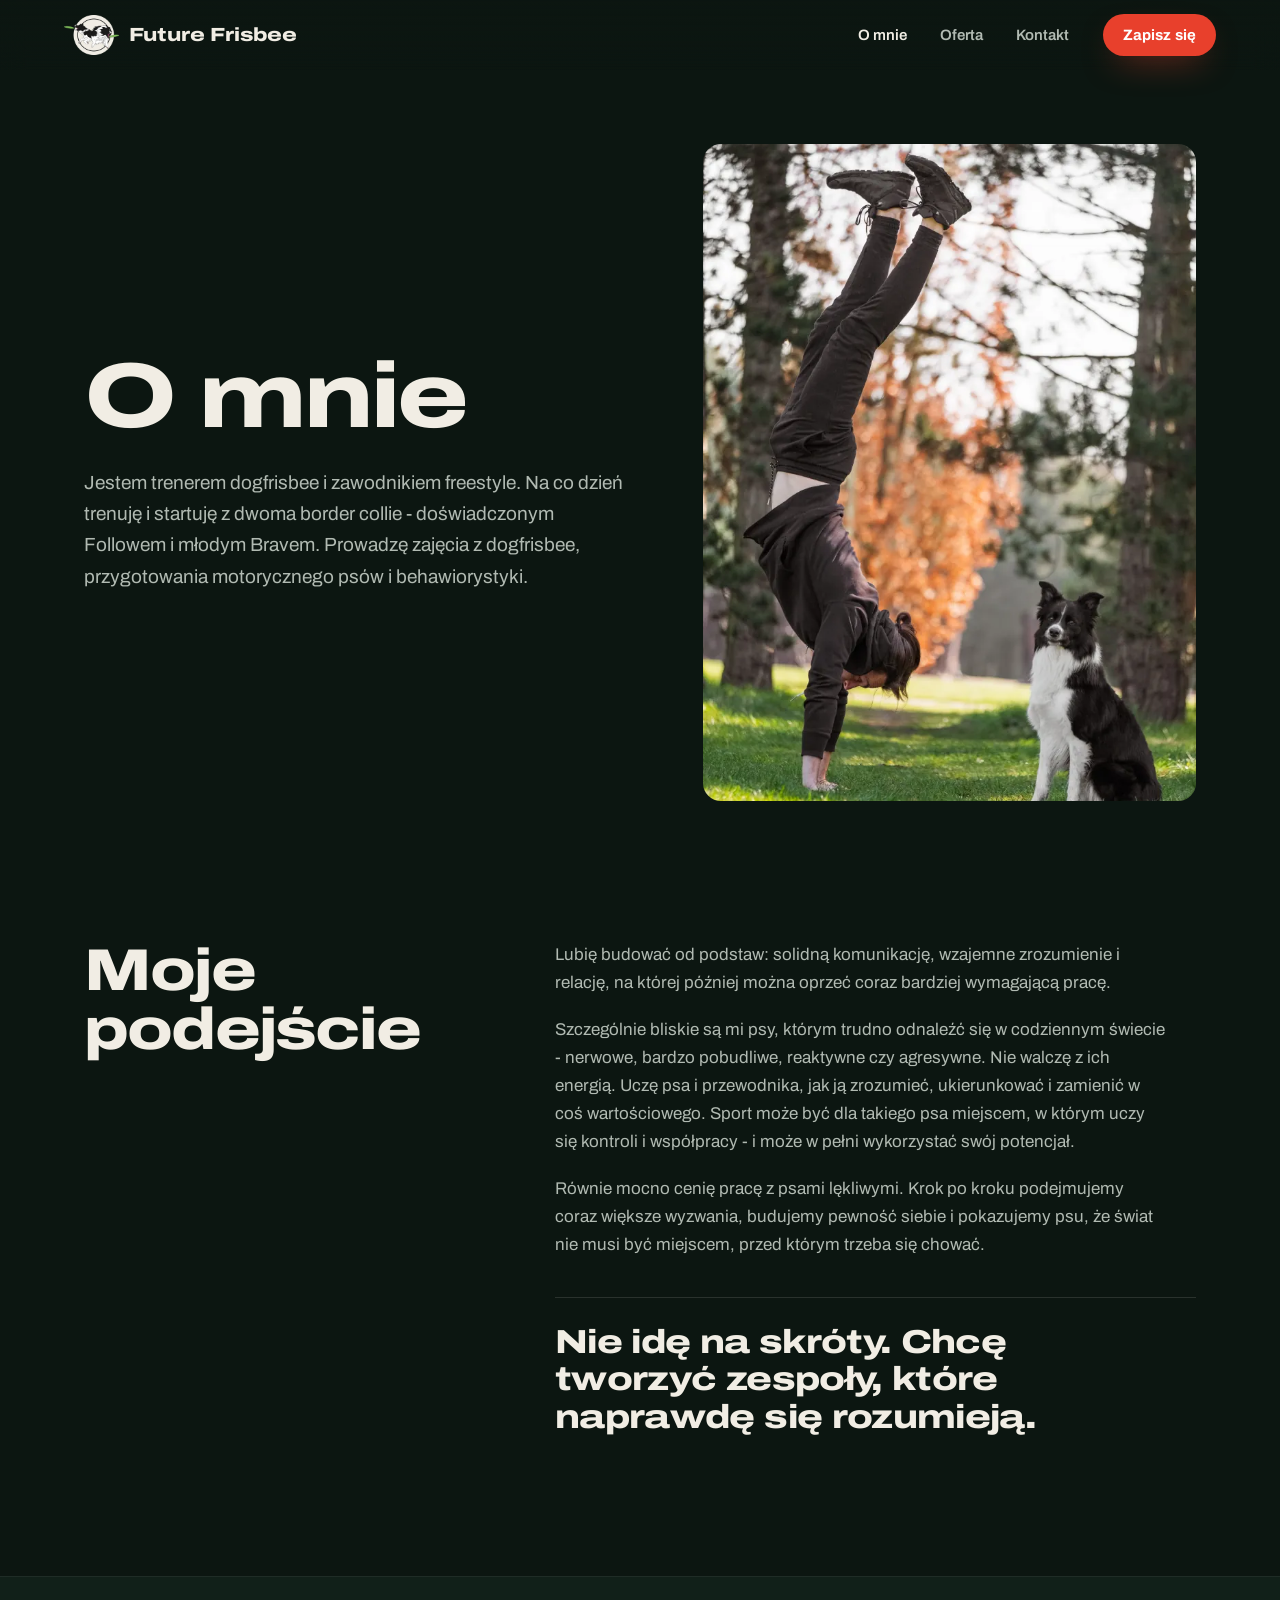
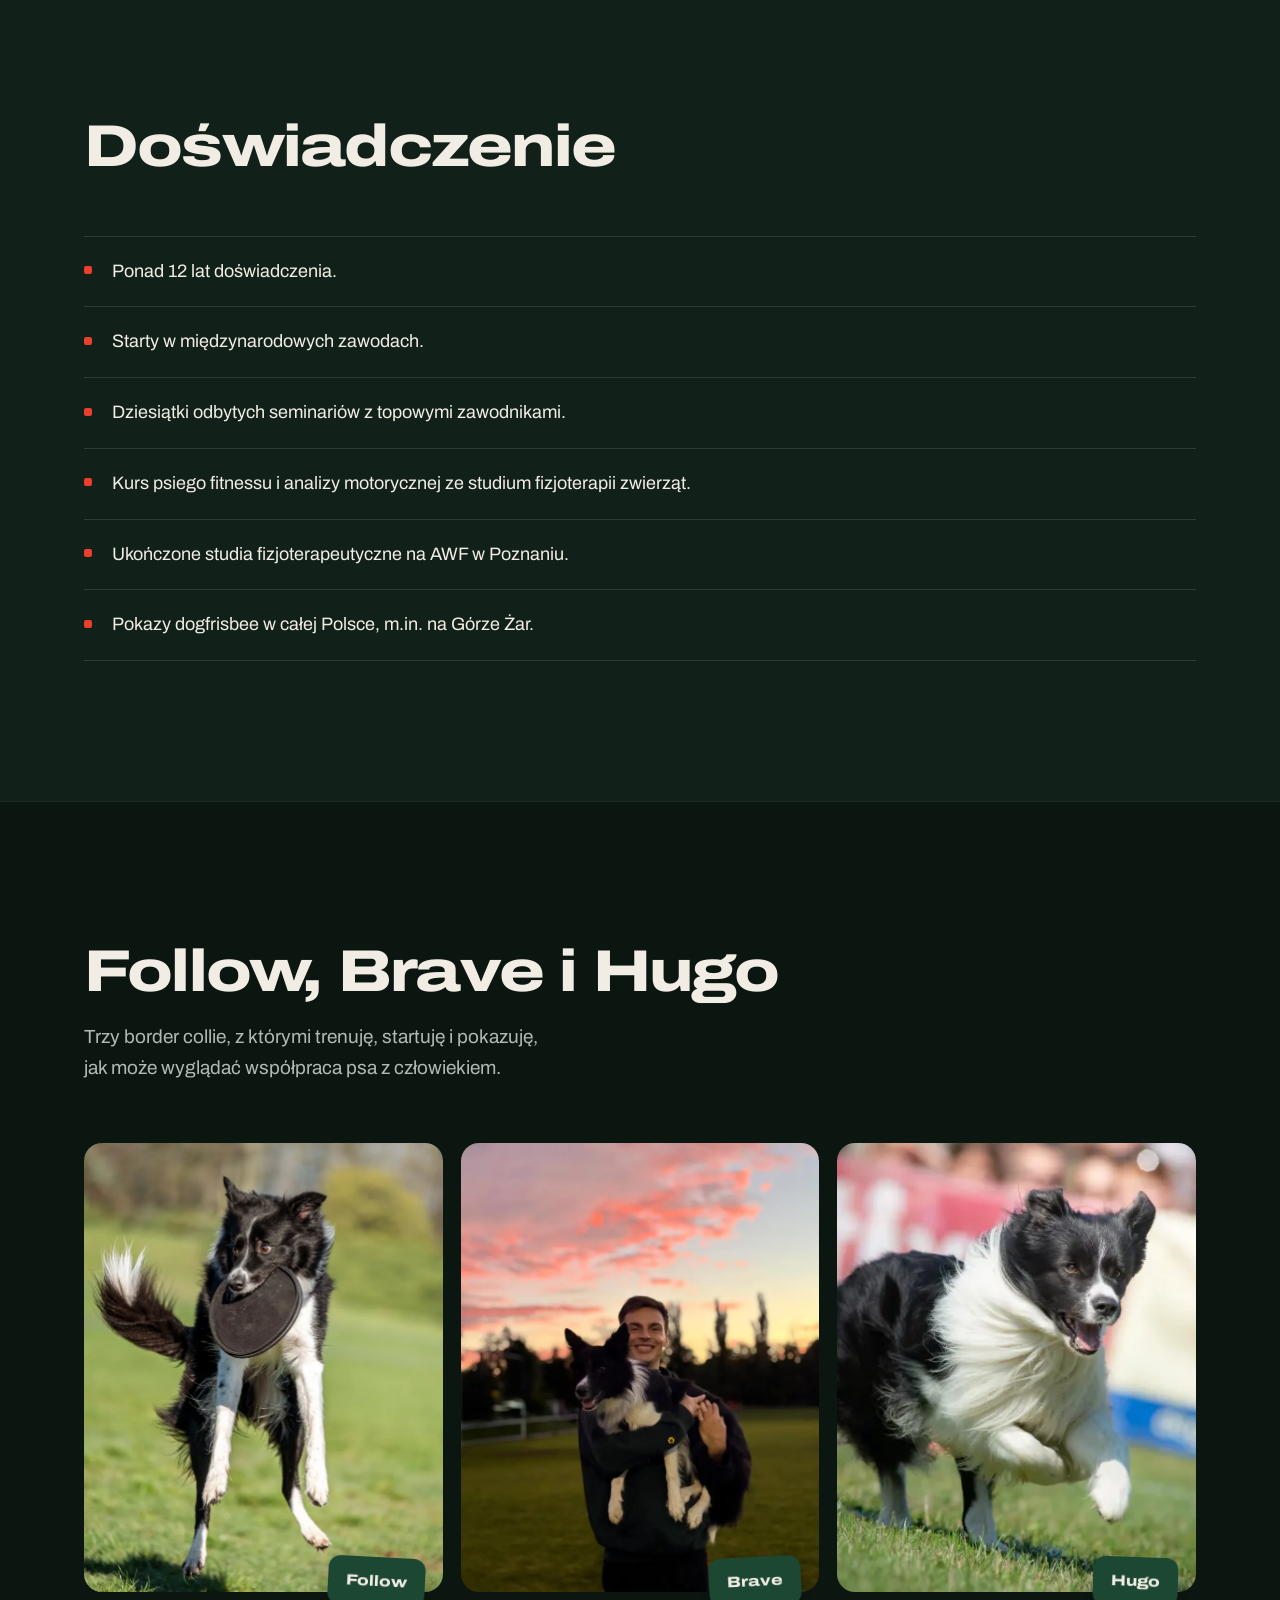
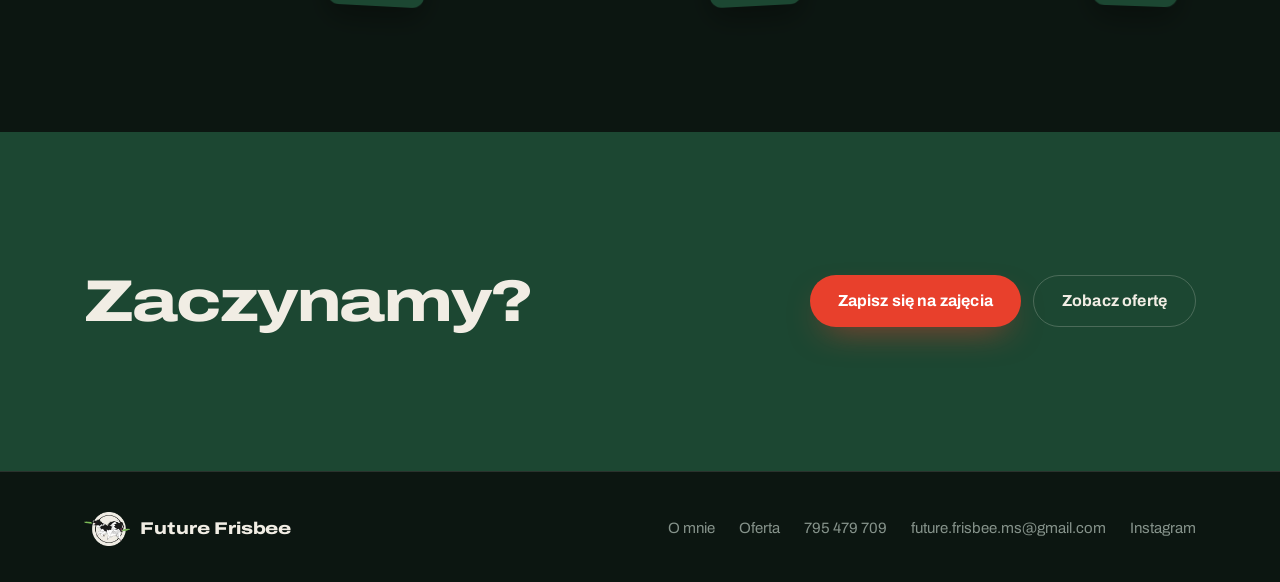
<file: o-mnie.html>
<!DOCTYPE html>
<!-- WYGENEROWANE przez scripts/build.mjs z "O mnie.dc.html" - nie edytuj ręcznie. -->
<html lang="pl">
<head>
<meta charset="utf-8">
<meta name="viewport" content="width=device-width, initial-scale=1">
<title>O mnie - Future Frisbee</title>
<meta name="description" content="Trener dogfrisbee i zawodnik freestyle z border collie Followem, Bravem i Hugo. Podejście do pracy z psami pobudliwymi, reaktywnymi i lękliwymi oraz doświadczenie.">
<meta name="theme-color" content="#0c1611">
<meta property="og:type" content="website">
<meta property="og:locale" content="pl_PL">
<meta property="og:title" content="O mnie - Future Frisbee">
<meta property="og:description" content="Trener dogfrisbee i zawodnik freestyle z border collie Followem, Bravem i Hugo. Podejście do pracy z psami pobudliwymi, reaktywnymi i lękliwymi oraz doświadczenie.">
<link rel="canonical" href="https://futurefrisbee.pl/o-mnie.html">
<meta property="og:url" content="https://futurefrisbee.pl/o-mnie.html">
<meta property="og:site_name" content="Future Frisbee">
<meta property="og:image" content="https://futurefrisbee.pl/photos/og-image.jpg">
<meta property="og:image:width" content="1200">
<meta property="og:image:height" content="630">
<meta property="og:image:alt" content="Border collie w skoku za dyskiem, trener na trawie - zawody dogfrisbee">
<meta name="twitter:card" content="summary_large_image">
<link rel="icon" type="image/png" href="logo/favicon.png">
<link rel="apple-touch-icon" href="logo/apple-touch-icon.png">
<link rel="preconnect" href="https://fonts.googleapis.com">
<link rel="preconnect" href="https://fonts.gstatic.com" crossorigin>
<link href="https://fonts.googleapis.com/css2?family=Archivo:wdth,wght@62..125,400..800&display=swap" rel="stylesheet">
<link rel="preload" as="image" href="photos/img_7326.webp" imagesrcset="photos/img_7326-720.webp 720w, photos/img_7326.webp 1206w" imagesizes="(max-width: 859px) 100vw, 45vw" fetchpriority="high">
<script>document.documentElement.className='js static'</script>
<style>
/* Wspólne style wszystkich stron Future Frisbee.
   Kolory marki w jednym miejscu - zmiana tutaj zmienia całą stronę. */

:root {
  --bg: #0c1611;          /* leśna noc - tło */
  --surface: #112019;     /* karty, pola formularza */
  --surface-2: #16291f;
  --green: #1c4732;       /* zieleń marki - duże bloki */
  --green-line: rgba(241, 237, 228, .22);
  --ink: #f1ede4;         /* tekst */
  --muted: #b1bab2;
  --dim: #86938b;
  --line: rgba(241, 237, 228, .13);
  --accent: #e8402c;      /* czerwień dysku - tylko przyciski i akcenty */

  --r: 18px;
  --r-sm: 12px;
  --pill: 999px;
  --gutter: clamp(20px, 5vw, 64px);
  --maxw: 1240px;
  --ease: cubic-bezier(.2, .7, .2, 1);
}
html[data-shape="ostry"] { --r: 2px; --r-sm: 2px; --pill: 4px; }

*, *::before, *::after { box-sizing: border-box; }
html { scroll-behavior: smooth; scroll-padding-top: 84px; -webkit-text-size-adjust: 100%; }
body {
  margin: 0; background: var(--bg); color: var(--ink);
  font-family: 'Archivo', system-ui, sans-serif; font-size: 17px; line-height: 1.65;
  -webkit-font-smoothing: antialiased;
}
img { max-width: 100%; height: auto; display: block; }
a { color: inherit; text-decoration: none; }
a[href^="tel:"] { white-space: nowrap; } /* numer telefonu nie łamie się na dwie linie */
::selection { background: var(--accent); color: #fff; }
:focus-visible { outline: 2px solid var(--accent); outline-offset: 3px; border-radius: 4px; }

/* ---------- Typografia ---------- */
.wrap { max-width: var(--maxw); margin: 0 auto; padding: 0 var(--gutter); }
.display { font-stretch: 125%; font-weight: 800; letter-spacing: -.03em; line-height: .95; margin: 0; text-wrap: balance; }
.h1 { font-size: clamp(46px, 7.2vw, 104px); }
.h2 { font-size: clamp(34px, 4.6vw, 64px); line-height: 1; }
.h3 { font-size: clamp(23px, 2.3vw, 30px); line-height: 1.05; letter-spacing: -.02em; }
.lead { font-size: clamp(17px, 1.5vw, 19px); line-height: 1.65; color: var(--muted); text-wrap: pretty; max-width: 34em; margin: 0; }
.lead a, .prose a { color: var(--ink); border-bottom: 1px solid var(--accent); }
.prose p { margin: 0 0 1.1em; color: var(--muted); max-width: 36em; text-wrap: pretty; }
.prose p:last-child { margin-bottom: 0; }

/* ---------- Przyciski ---------- */
.btn {
  display: inline-flex; align-items: center; justify-content: center; gap: 10px;
  min-height: 52px; padding: 0 28px; border-radius: var(--pill); border: 0;
  font: inherit; font-weight: 700; font-size: 16px; letter-spacing: .01em; white-space: nowrap; cursor: pointer;
  transition: background-color .25s, border-color .25s, color .25s, transform .25s, filter .25s;
}
.btn-primary { background: var(--accent); color: #fff; box-shadow: 0 14px 34px -14px color-mix(in srgb, var(--accent) 70%, transparent); }
.btn-primary:hover { filter: brightness(1.08); transform: translateY(-1px); }
.btn-ghost { background: none; border: 1px solid rgba(241, 237, 228, .3); color: var(--ink); }
.btn-ghost:hover, .feature-actions .btn-ghost:hover, .cta-actions .btn-ghost:hover { border-color: var(--ink); background: rgba(241, 237, 228, .1); transform: translateY(-1px); }
.btn-dark { background: var(--bg); color: var(--ink); }
.btn-dark:hover { background: #050a07; transform: translateY(-1px); }
.text-link { display: inline-block; font-weight: 700; border-bottom: 2px solid var(--accent); padding-bottom: 3px; transition: color .2s; }
.text-link:hover { color: #fff; }

/* ---------- Ikony ---------- */
.ico { width: 20px; height: 20px; flex: none; fill: none; stroke: currentColor; stroke-width: 1.6; stroke-linecap: round; stroke-linejoin: round; }
.ico .dot { fill: currentColor; stroke: none; }

/* ---------- Nawigacja ---------- */
.nav {
  position: fixed; top: 0; left: 0; right: 0; z-index: 80;
  display: flex; align-items: center; justify-content: space-between; gap: 16px;
  padding: 14px var(--gutter);
  background: linear-gradient(rgba(12, 22, 17, .92), rgba(12, 22, 17, .62) 70%, rgba(12, 22, 17, 0));
  backdrop-filter: blur(14px); -webkit-backdrop-filter: blur(14px);
}
.brand { display: inline-flex; align-items: center; gap: 10px; font-stretch: 125%; font-weight: 800; font-size: 19px; letter-spacing: -.01em; white-space: nowrap; }
.brand-mark { flex: none; width: auto; height: 40px; } /* logo: logo/logo-mark.webp */
.footer .brand-mark { height: 34px; }
.nav-links { display: flex; align-items: center; gap: clamp(18px, 2.6vw, 34px); font-size: 15px; font-weight: 600; }
.nav-links a:not(.btn) { color: var(--muted); transition: color .2s; }
.nav-links a:not(.btn):hover, .nav-links a[aria-current] { color: var(--ink); }
.nav .btn { min-height: 42px; padding: 0 20px; font-size: 15px; }

/* ---------- Sekcje ---------- */
.section { padding: clamp(80px, 11vw, 140px) 0; }
.section-alt { background: var(--surface); border-top: 1px solid rgba(241, 237, 228, .06); border-bottom: 1px solid rgba(241, 237, 228, .06); }
.section-head { display: flex; justify-content: space-between; align-items: flex-end; gap: 20px 48px; flex-wrap: wrap; margin-bottom: clamp(36px, 5vw, 60px); }
.section-head .lead { max-width: 25em; }

/* ---------- Hero (strona główna) ---------- */
.hero { position: relative; min-height: 100vh; min-height: 100svh; display: grid; grid-template-columns: 1.05fr 1fr; }
.hero-copy {
  position: relative; z-index: 2; display: flex; flex-direction: column; justify-content: center;
  margin-right: -2px; background: var(--bg); /* zakrywa szczelinę na styku ze zdjęciem */
  padding: clamp(100px, 14vh, 140px) clamp(20px, 4vw, 56px) clamp(40px, 7vh, 72px) var(--gutter);
}
.hero-copy .lead { margin-top: 24px; }
.hero-actions { display: flex; flex-wrap: wrap; gap: 12px; margin-top: 32px; }
.hero-media { position: relative; overflow: hidden; }
.hero-media img { position: absolute; inset: 0; width: 100%; height: 100%; object-fit: cover; object-position: 60% 30%; }
.hero-media::after {
  content: ""; position: absolute; inset: 0;
  background: linear-gradient(90deg, var(--bg) 0%, rgba(12, 22, 17, .25) 30%, rgba(12, 22, 17, 0) 60%),
              linear-gradient(rgba(12, 22, 17, .35), rgba(12, 22, 17, 0) 30%, rgba(12, 22, 17, 0) 70%, var(--bg));
}

/* Lista kontaktów (hero, formularz) */
.contact-list { list-style: none; margin: 40px 0 0; padding: 0; max-width: 30rem; border-top: 1px solid var(--line); }
.contact-list a { display: grid; grid-template-columns: 22px 84px 1fr; align-items: center; gap: 12px; padding: 13px 2px; border-bottom: 1px solid var(--line); }
.contact-list .ico { color: var(--accent); }
.contact-list .cl-label { color: var(--dim); font-size: 14px; }
.contact-list .cl-value { font-weight: 600; font-size: 16px; overflow-wrap: anywhere; transition: color .2s; }
.contact-list a:hover .cl-value { color: var(--accent); }

/* Pasek z hasłami */
.band-wrap { position: relative; z-index: 5; overflow: hidden; margin-top: -26px; padding: 16px 0; } /* przycina obrócony pasek po bokach */
.band { overflow: hidden; padding: 13px 0; margin: 0 -20px; background: var(--green); transform: rotate(-1.2deg); box-shadow: 0 12px 30px rgba(0, 0, 0, .25); }
.band-track {
  display: flex; gap: 40px; width: max-content; white-space: nowrap; animation: ffMarquee3 30s linear infinite;
  font-stretch: 125%; font-weight: 800; font-size: clamp(16px, 2vw, 20px); letter-spacing: .03em; text-transform: uppercase;
}
.band-track .sep { color: var(--accent); }

/* ---------- O mnie (skrót na stronie głównej) ---------- */
.about { display: grid; grid-template-columns: 1fr 1.1fr; gap: clamp(36px, 6vw, 88px); align-items: center; }
.about-photo { position: relative; }
.about-photo img { width: 100%; aspect-ratio: 4 / 5; object-fit: cover; object-position: 50% 85%; border-radius: var(--r); box-shadow: 0 40px 80px -24px rgba(0, 0, 0, .7); }
.photo-tag {
  position: absolute; right: -8px; bottom: -14px; padding: 12px 18px; border-radius: var(--r-sm);
  background: var(--green); color: var(--ink); font-stretch: 125%; font-weight: 800; font-size: 15px;
  transform: rotate(3deg); box-shadow: 0 12px 30px rgba(0, 0, 0, .35);
}
.about .prose { margin-top: 26px; }
.note {
  margin: 28px 0 0; padding: 16px 22px; max-width: 34em;
  border-left: 3px solid var(--accent); border-radius: 0 var(--r-sm) var(--r-sm) 0;
  background: var(--surface-2); color: var(--ink); font-weight: 500;
}
.about .text-link { margin-top: 30px; }

/* ---------- Oferta: kafelki ze zdjęciami ---------- */
.tiles { display: grid; grid-template-columns: repeat(3, 1fr); gap: 18px; }
.tile { position: relative; display: block; overflow: hidden; aspect-ratio: 4 / 5; border-radius: var(--r); background: var(--surface-2); isolation: isolate; }
.tile img { position: absolute; inset: 0; width: 100%; height: 100%; object-fit: cover; object-position: 50% 25%; transition: transform 1s var(--ease); }
.tile::after { content: ""; position: absolute; inset: 0; z-index: 1; background: linear-gradient(180deg, rgba(10, 20, 15, 0) 25%, rgba(10, 20, 15, .6) 55%, rgba(10, 20, 15, .96) 100%); }
.tile-body { position: absolute; left: 0; right: 0; bottom: 0; z-index: 2; padding: clamp(20px, 2.4vw, 30px); }
.tile-body p { margin: 10px 0 0; color: var(--muted); font-size: 15px; line-height: 1.5; }
.tile-body .text-link { margin-top: 16px; font-size: 15px; }
.tile:hover img { transform: scale(1.05); }

/* Warsztaty - wyróżniony, szeroki blok w kolorze marki */
.feature { display: grid; grid-template-columns: 1fr 1.25fr; margin-top: 18px; border-radius: var(--r); overflow: hidden; background: var(--green); }
.feature-copy { padding: clamp(28px, 4vw, 56px); display: flex; flex-direction: column; justify-content: center; }
.feature-copy .lead { margin-top: 16px; color: rgba(241, 237, 228, .8); }
.feature-list { list-style: none; margin: 26px 0 0; padding: 0; display: flex; flex-wrap: wrap; gap: 8px 24px; }
.feature-list li { display: inline-flex; align-items: center; gap: 10px; font-size: 16px; font-weight: 600; }
.feature-list li::before { content: ""; flex: none; width: 7px; height: 7px; border-radius: 50%; background: var(--accent); }
.feature-actions { display: flex; flex-wrap: wrap; gap: 12px; margin-top: 30px; }
.feature-actions .btn-ghost { border-color: var(--green-line); }
.feature-media { position: relative; min-height: 340px; overflow: hidden; }
.feature-media img { position: absolute; inset: 0; width: 100%; height: 100%; object-fit: cover; }

/* ---------- Opinie ---------- */
.quotes { display: grid; grid-template-columns: repeat(2, 1fr); gap: clamp(28px, 5vw, 80px); }
.quote { margin: 0; display: flex; flex-direction: column; }
.quote::before { content: "\201D"; height: .5em; margin-bottom: 18px; font-stretch: 125%; font-weight: 800; font-size: 88px; line-height: 1; color: var(--accent); }
.quote blockquote { margin: 0; font-size: 18px; line-height: 1.65; color: var(--ink); text-wrap: pretty; }
.quote figcaption { margin-top: 20px; font-size: 15px; color: var(--dim); }
.quote figcaption strong { color: var(--muted); font-weight: 600; }

/* ---------- Kontakt (strona główna) ---------- */
.contact { background: var(--green); }
.contact-grid { display: grid; grid-template-columns: 1fr 1.15fr; gap: clamp(40px, 6vw, 96px); align-items: end; }
.contact .lead { margin-top: 22px; color: rgba(241, 237, 228, .8); }
.contact .btn { margin-top: 32px; }
.contact-big { list-style: none; margin: 0; padding: 0; border-top: 1px solid var(--green-line); }
.contact-big a { display: flex; justify-content: space-between; align-items: baseline; gap: 6px 20px; flex-wrap: wrap; padding: 22px 0; border-bottom: 1px solid var(--green-line); }
.contact-big .v { font-weight: 700; font-size: clamp(21px, 2.4vw, 32px); letter-spacing: -.01em; overflow-wrap: anywhere; text-decoration: underline 2px transparent; text-underline-offset: 6px; transition: text-decoration-color .2s; }
.contact-big .l { color: rgba(241, 237, 228, .65); font-size: 15px; white-space: nowrap; }
.contact-big a:hover .v { text-decoration-color: var(--accent); }

/* ---------- Finał: przewijające się zdjęcia ---------- */
.finale { position: relative; display: grid; place-items: center; height: clamp(560px, 90vh, 900px); overflow: hidden; background: var(--bg); }
.wall { position: absolute; inset: -6% -4%; display: flex; flex-direction: column; justify-content: center; gap: 14px; transform: rotate(-4deg); }
.wall-row { display: flex; gap: 14px; width: max-content; animation: ffMarquee3 90s linear infinite; }
.wall-row.rev { animation-direction: reverse; animation-duration: 110s; }
.wall-row img { flex: none; width: auto; height: clamp(180px, 27vh, 290px); aspect-ratio: 4 / 5; object-fit: cover; border-radius: var(--r-sm); }
.wall-row img.wide { aspect-ratio: 3 / 2; } /* zdjęcia poziome */
.finale::before {
  content: ""; position: absolute; inset: 0; z-index: 1;
  background: radial-gradient(ellipse 60% 55% at center, rgba(12, 22, 17, .86) 0%, rgba(12, 22, 17, .6) 55%, rgba(12, 22, 17, .4) 100%),
              linear-gradient(var(--bg), rgba(12, 22, 17, 0) 16%, rgba(12, 22, 17, 0) 84%, var(--bg));
}
.finale-text { position: relative; z-index: 2; text-align: center; padding: 0 var(--gutter); }
.finale-text .display { font-size: clamp(40px, 7vw, 100px); text-shadow: 0 6px 40px rgba(0, 0, 0, .5); }

/* ---------- Stopka ---------- */
.footer { padding: 40px 0 36px; border-top: 1px solid var(--line); font-size: 15px; color: var(--dim); }
.footer-grid { display: flex; flex-wrap: wrap; justify-content: space-between; align-items: center; gap: 20px 40px; }
.footer .brand { color: var(--ink); font-size: 17px; }
.footer-links { display: flex; flex-wrap: wrap; gap: 10px 24px; }
.footer-links a { transition: color .2s; }
.footer-links a:hover { color: var(--ink); }

/* ---------- Podstrony: nagłówek ---------- */
.page-head { padding: clamp(130px, 18vh, 190px) 0 clamp(40px, 6vw, 72px); }
.page-head .lead { margin-top: 26px; }
.jump { display: flex; flex-wrap: wrap; gap: 10px; margin-top: 34px; }
.jump a { padding: 10px 18px; border: 1px solid var(--line); border-radius: var(--pill); font-size: 15px; font-weight: 600; color: var(--muted); transition: border-color .2s, color .2s; }
.jump a:hover { border-color: var(--ink); color: var(--ink); }

/* ---------- Oferta: usługa ---------- */
.service { display: grid; grid-template-columns: minmax(0, .75fr) minmax(0, 1.4fr); gap: clamp(28px, 5vw, 80px); align-items: start; padding: clamp(48px, 7vw, 96px) 0; border-top: 1px solid var(--line); }
.service-photo img { width: 100%; aspect-ratio: 4 / 5; object-fit: cover; object-position: 50% 25%; border-radius: var(--r); }
.service-photo img.focus-top { object-position: 50% 0; }  /* głowa przy górnej krawędzi */
.service-photo img.focus-low { object-position: 50% 70%; } /* trener i pies w dolnej części */
.chips { display: flex; flex-wrap: wrap; gap: 6px 22px; margin-top: 16px; }
.chip { display: inline-flex; align-items: center; gap: 9px; color: var(--muted); font-size: 15px; font-weight: 600; }
.chip::before { content: ""; flex: none; width: 7px; height: 7px; border-radius: 50%; background: var(--accent); }
.prices { display: flex; flex-wrap: wrap; gap: 12px; margin-top: 28px; }
.price { flex: 1 1 190px; padding: 18px 20px; border: 1px solid var(--line); border-radius: var(--r-sm); background: var(--surface); }
.price-amount { font-stretch: 125%; font-weight: 800; font-size: clamp(26px, 2.6vw, 34px); letter-spacing: -.02em; line-height: 1; white-space: nowrap; }
.price-amount small { font-size: .5em; font-weight: 700; letter-spacing: 0; color: var(--muted); }
.price-label { margin-top: 8px; font-size: 15px; line-height: 1.45; color: var(--muted); }
.price-label strong { color: var(--ink); font-weight: 600; }
.service-cta { margin-top: 24px; }
.sub { margin: 36px 0 10px; font-size: 16px; font-weight: 700; }
.topics { list-style: none; margin: 0; padding: 0; display: grid; gap: 12px; max-width: 38em; }
.topics li { position: relative; padding-left: 20px; color: var(--muted); }
.topics li::before { content: ""; position: absolute; left: 0; top: .62em; width: 7px; height: 7px; border-radius: 50%; background: var(--accent); }
.topics strong { color: var(--ink); font-weight: 600; }

/* Warsztaty na podstronie oferty */
.workshops { margin: clamp(24px, 4vw, 48px) 0; padding: clamp(32px, 5vw, 72px); border-radius: var(--r); background: var(--green); }
.workshops .lead { margin-top: 20px; color: rgba(241, 237, 228, .82); }
.formats { display: grid; grid-template-columns: repeat(3, 1fr); gap: 14px; margin-top: 36px; }
.format { padding: 22px; border: 1px solid var(--green-line); border-radius: var(--r-sm); }
.format h3 { margin: 0; font-size: 19px; font-weight: 700; }
.format p { margin: 8px 0 0; font-size: 15px; line-height: 1.55; color: rgba(241, 237, 228, .78); }
.workshops-foot { display: flex; flex-wrap: wrap; align-items: center; justify-content: space-between; gap: 18px 32px; margin-top: 32px; }
.workshops-foot p { margin: 0; color: rgba(241, 237, 228, .82); }

/* ---------- Formularz zapisu ---------- */
.signup { display: grid; grid-template-columns: 1fr 1.25fr; gap: clamp(36px, 6vw, 96px); align-items: start; }
.signup .lead { margin-top: 22px; }
.form { display: grid; grid-template-columns: 1fr 1fr; gap: 18px 16px; padding: clamp(22px, 3vw, 36px); border: 1px solid var(--line); border-radius: var(--r); background: var(--surface); }
.field { display: flex; flex-direction: column; gap: 8px; min-width: 0; }
.field.full { grid-column: 1 / -1; }
.field label { font-size: 15px; font-weight: 600; color: var(--muted); }
.field input, .field select, .field textarea {
  width: 100%; min-height: 52px; padding: 13px 16px; border: 1px solid rgba(241, 237, 228, .18); border-radius: var(--r-sm);
  background: var(--bg); color: var(--ink); font: inherit; font-size: 16px; transition: border-color .2s, box-shadow .2s;
}
.field textarea { min-height: 140px; resize: vertical; line-height: 1.5; }
.field select {
  appearance: none; -webkit-appearance: none; padding-right: 44px; cursor: pointer;
  background-image: url("data:image/svg+xml,%3Csvg xmlns='http://www.w3.org/2000/svg' viewBox='0 0 24 24' fill='none' stroke='%23b1bab2' stroke-width='2' stroke-linecap='round'%3E%3Cpath d='m6 9 6 6 6-6'/%3E%3C/svg%3E");
  background-repeat: no-repeat; background-position: right 14px center; background-size: 18px;
}
.field ::placeholder { color: #6b776f; }
.field input:focus, .field select:focus, .field textarea:focus { outline: none; border-color: var(--accent); box-shadow: 0 0 0 3px color-mix(in srgb, var(--accent) 25%, transparent); }
.form-foot { grid-column: 1 / -1; display: flex; flex-wrap: wrap; align-items: center; gap: 12px 20px; margin-top: 4px; }
.form-note { margin: 0; flex: 1 1 220px; font-size: 14px; line-height: 1.5; color: var(--dim); }
.form .hp { display: none; } /* pułapka na boty (Formspree _gotcha) - wypełniają ją tylko boty */
.form button:disabled { opacity: .6; cursor: progress; transform: none; }
.form-status { grid-column: 1 / -1; margin: 0; font-size: 15px; color: var(--ink); }
.form-status:empty { display: none; }
.form[data-state="error"] .form-status { padding: 14px 16px; border: 1px solid color-mix(in srgb, var(--accent) 55%, transparent); border-radius: var(--r-sm); background: color-mix(in srgb, var(--accent) 12%, transparent); }
/* Po wysłaniu: zamiast pól ekran podziękowania w tej samej ramce */
.form-done { display: none; }
.form[data-state="sent"] { display: flex; align-items: center; justify-content: center; }
.form[data-state="sent"] > :not(.form-done) { display: none; }
.form[data-state="sent"] .form-done { display: flex; flex-direction: column; align-items: center; gap: 18px; max-width: 26rem; padding: 24px 0; text-align: center; outline: none; }
.form-done-ico { width: 64px; height: 64px; padding: 16px; border-radius: 50%; background: color-mix(in srgb, var(--accent) 16%, transparent); fill: none; stroke: var(--accent); stroke-width: 2.5; stroke-linecap: round; stroke-linejoin: round; }
.form-done h3 { font-size: clamp(34px, 4vw, 48px); }
.form-done .lead { margin: 0; }
.form-done .btn { margin-top: 8px; border-color: var(--green-line); }

/* ---------- O mnie: podstrona ---------- */
/* Strona 404 */
.err-hero { min-height: 70vh; display: flex; flex-direction: column; justify-content: center; align-items: flex-start; gap: 22px; padding-top: clamp(120px, 16vh, 170px); padding-bottom: clamp(60px, 10vh, 120px); }
.err-code { margin: 0; font-size: 15px; font-weight: 800; letter-spacing: .2em; color: var(--accent); }
.bio-hero { display: grid; grid-template-columns: 1.1fr 1fr; gap: clamp(36px, 6vw, 96px); align-items: center; padding-top: clamp(120px, 16vh, 170px); }
.bio-hero .lead { margin-top: 26px; }
.bio-hero img { width: 100%; aspect-ratio: 3 / 4; object-fit: cover; object-position: 50% 10%; border-radius: var(--r); } /* 3:4 - mieszczą się stopy i pies */
.approach { display: grid; grid-template-columns: minmax(0, .8fr) minmax(0, 1.3fr); gap: clamp(28px, 6vw, 96px); align-items: start; }
.pull { margin: 38px 0 0; padding-top: 26px; border-top: 1px solid var(--line); font-stretch: 125%; font-weight: 800; font-size: clamp(24px, 2.6vw, 34px); line-height: 1.12; letter-spacing: -.02em; max-width: 20em; text-wrap: balance; }
.xp { list-style: none; margin: 0; padding: 0; border-top: 1px solid var(--line); }
.xp li { position: relative; padding: 20px 0 20px 28px; border-bottom: 1px solid var(--line); font-size: 18px; }
.xp li::before { content: ""; position: absolute; left: 0; top: calc(20px + .75em - 4px); width: 8px; height: 8px; border-radius: 2px; background: var(--accent); }
/* Wersja do publikacji (build dodaje klasę "static"): bez ramek „Do uzupełnienia”,
   a wiersze bez żadnej treści znikają. W narzędziu do projektowania widać je dalej. */
html.static .xp .todo, html.static .xp li:has(> .todo:only-child) { display: none; }
.todo { display: inline-block; margin-top: 4px; padding: 2px 10px; border: 1px dashed rgba(241, 237, 228, .35); border-radius: 6px; color: var(--dim); font-size: 15px; }
.dogs { display: grid; grid-template-columns: repeat(3, 1fr); gap: 18px; }
.dog { margin: 0; position: relative; }
.dog img { width: 100%; aspect-ratio: 4 / 5; object-fit: cover; border-radius: var(--r); }
.dog img.focus-hugo { object-position: 38% 50%; } /* zdjęcie poziome: pies w lewej części kadru */
.dog .photo-tag { right: 18px; }
.dog:nth-child(2) .photo-tag { transform: rotate(-3deg); }
.dog:nth-child(3) .photo-tag { transform: rotate(2deg); }
.cta-band { background: var(--green); }
.cta-band .wrap { display: flex; flex-wrap: wrap; align-items: center; justify-content: space-between; gap: 24px 40px; }
.cta-actions { display: flex; flex-wrap: wrap; gap: 12px; }
.cta-actions .btn-ghost { border-color: var(--green-line); }

/* ---------- Kalendarz wydarzeń (rysuje go site.js z danych Sanity) ---------- */
/* Kalendarz i Opinie mają to samo tło - bez dolnego marginesu, żeby odstęp nie był podwójny */
#kalendarz { padding-bottom: 0; }
.cal-fallback { display: flex; flex-wrap: wrap; align-items: center; gap: 20px 32px; }
.js [data-cal]:not([data-cal-state]) .cal-fallback { visibility: hidden; } /* trwa pobieranie */
[data-cal-state="ready"] .cal-fallback { display: none; }
.cal-app { display: grid; grid-template-columns: minmax(0, 1.5fr) minmax(0, 1fr); gap: 28px; align-items: start; }
.cal { position: relative; background: var(--surface); border: 1px solid var(--line); border-radius: var(--r); }
.cal-head { display: flex; align-items: center; justify-content: space-between; gap: 12px; padding: 16px 18px; border-bottom: 1px solid var(--line); }
.cal-month { margin: 0; font-size: 19px; font-weight: 800; letter-spacing: -.01em; }
.cal-nav { width: 44px; height: 44px; display: grid; place-items: center; border: 1px solid var(--line); border-radius: 50%; background: none; color: var(--ink); font: inherit; font-size: 22px; line-height: 1; cursor: pointer; transition: background .2s, border-color .2s; }
.cal-nav:hover { background: var(--surface-2); border-color: var(--green-line); }
.cal-week, .cal-grid { display: grid; grid-template-columns: repeat(7, minmax(0, 1fr)); }
.cal-week { border-bottom: 1px solid var(--line); }
.cal-week span { padding: 10px 0; text-align: center; font-size: 12px; font-weight: 700; letter-spacing: .08em; text-transform: uppercase; color: var(--muted); }
.cal-grid > * { min-height: 68px; border-right: 1px solid var(--line); border-bottom: 1px solid var(--line); }
.cal-grid > :nth-child(7n) { border-right: 0; }
.cal-grid > :nth-last-child(-n+7) { border-bottom: 0; }
.cal-pad { background: rgba(0, 0, 0, .14); }
.cal-day { display: flex; flex-direction: column; align-items: center; justify-content: center; gap: 4px; padding: 6px 4px; font: inherit; color: var(--ink); background: none; border-top: 0; border-left: 0; text-align: center; }
.cal-num { width: 34px; height: 34px; display: grid; place-items: center; border-radius: 50%; font-size: 15px; font-weight: 600; }
.cal-day.today .cal-num { box-shadow: inset 0 0 0 2px var(--accent); }
button.cal-day { -webkit-tap-highlight-color: transparent; cursor: pointer; background: color-mix(in srgb, var(--accent) 14%, transparent); transition: background .2s; }
button.cal-day:hover, button.cal-day[aria-expanded="true"] { background: color-mix(in srgb, var(--accent) 26%, transparent); }
button.cal-day .cal-num { font-weight: 800; }
.cal-day.today.has-ev .cal-num, button.cal-day.today .cal-num { background: var(--accent); color: #fff; box-shadow: none; }
.cal-title { font-size: 11px; font-weight: 600; line-height: 1.25; color: var(--ink); display: -webkit-box; -webkit-line-clamp: 2; -webkit-box-orient: vertical; overflow: hidden; }
.cal-more { font-size: 11px; font-weight: 700; color: var(--muted); line-height: 1; }
.cal-dot { display: none; width: 6px; height: 6px; border-radius: 50%; background: var(--accent); }
.cal-legend { display: flex; align-items: center; gap: 10px; margin: 0; padding: 12px 18px; border-top: 1px solid var(--line); font-size: 14px; color: var(--muted); }
.cal-legend i { flex: none; width: 14px; height: 14px; border-radius: 4px; background: color-mix(in srgb, var(--accent) 26%, transparent); }
.cal-pop { position: absolute; z-index: 5; width: min(300px, calc(100% - 16px)); padding: 16px 18px; background: var(--surface-2); border: 1px solid var(--green-line); border-radius: var(--r-sm); box-shadow: 0 18px 40px -12px rgba(0, 0, 0, .6); }
.cal-pop[hidden] { display: none; }
.cal-ev + .cal-ev { margin-top: 14px; padding-top: 14px; border-top: 1px solid var(--line); }
.cal-ev-date { margin: 0 0 2px; font-size: 12px; font-weight: 700; letter-spacing: .06em; text-transform: uppercase; color: var(--muted); }
.cal-ev h4 { margin: 0 0 6px; font-size: 17px; line-height: 1.3; }
.cal-ev p { margin: 0; font-size: 15px; line-height: 1.55; color: var(--muted); }
.cal-ev .text-link { margin-top: 10px; font-size: 15px; }
.cal-list h3 { margin: 0 0 14px; font-size: 13px; font-weight: 700; letter-spacing: .1em; text-transform: uppercase; color: var(--muted); }
.cal-item { display: flex; gap: 16px; padding: 18px; background: var(--surface); border: 1px solid var(--line); border-radius: var(--r); }
.cal-item + .cal-item { margin-top: 12px; }
.cal-badge { flex: none; width: 60px; height: 64px; display: flex; flex-direction: column; align-items: center; justify-content: center; border-radius: var(--r-sm); background: color-mix(in srgb, var(--accent) 16%, transparent); }
.cal-badge b { font-size: 26px; line-height: 1; font-weight: 800; }
.cal-badge span { margin-top: 3px; font-size: 12px; font-weight: 700; letter-spacing: .06em; text-transform: uppercase; color: var(--muted); }
.cal-item .cal-ev { min-width: 0; }
.cal-tag { display: inline-block; margin-bottom: 6px; padding: 2px 10px; border: 1px solid var(--green-line); border-radius: var(--pill); font-size: 12px; font-weight: 600; color: var(--muted); }

/* ---------- Ruch ---------- */
@keyframes ffMarquee { to { transform: translateX(-50%); } }
@keyframes ffMarquee3 { to { transform: translateX(-33.3333%); } }
@keyframes ffRise { from { opacity: 0; transform: translateY(32px); } to { opacity: 1; transform: none; } }
.rise { animation: ffRise .9s var(--ease) both; }
.rise-2 { animation-delay: .12s; }
.rise-3 { animation-delay: .24s; }
.rise-4 { animation-delay: .36s; }

.js [data-reveal] { opacity: 0; transition: opacity .9s var(--ease), transform .9s var(--ease); }
.js [data-reveal="up"] { transform: translateY(30px); }
.js [data-reveal="left"] { transform: translateX(-36px); }
.js [data-reveal].in { opacity: 1; transform: none; }

html[data-motion="calm"] .band-track { animation-duration: 60s; }
html[data-motion="calm"] .wall-row { animation-duration: 180s; }
html[data-motion="off"] *, html[data-motion="off"] *::before, html[data-motion="off"] *::after { animation: none !important; transition: none !important; }
html[data-motion="off"] [data-reveal] { opacity: 1 !important; transform: none !important; }

@media (prefers-reduced-motion: reduce) {
  html { scroll-behavior: auto; }
  *, *::before, *::after { animation: none !important; transition: none !important; }
  .js [data-reveal] { opacity: 1; transform: none; }
}

/* ---------- Tablet / telefon ---------- */
@media (max-width: 1000px) {
  .quotes { grid-template-columns: 1fr; }
  .cal-app { grid-template-columns: 1fr; }
  .formats { grid-template-columns: 1fr; }
}
@media (max-width: 859px) {
  /* Psy: dwa pionowe obok siebie, poziome zdjęcie Hugo pod nimi na całą szerokość */
  .dogs { grid-template-columns: 1fr 1fr; }
  .dog:nth-child(3) { grid-column: 1 / -1; }
  .dog:nth-child(3) img { aspect-ratio: 3 / 2; object-position: 50% 50%; }
  /* Menu: „Zapisz się” zostaje, „Kontakt” znika (kontakty są na pierwszym ekranie).
     Linki mają ≥ 44 px wysokości, żeby łatwo trafić palcem. */
  .nav { padding-top: 7px; padding-bottom: 7px; }
  .nav .brand-mark, .nav .nav-hide-m { display: none; }
  .nav-links { gap: 16px; font-size: 14px; }
  .nav-links a:not(.btn) { padding: 11px 0; }
  .nav .btn { padding: 0 16px; font-size: 14px; }
  .brand { font-size: 17px; }

  /* Pierwszy ekran: zdjęcie na górze, pod nim nagłówek i przyciski */
  .hero { grid-template-columns: 1fr; min-height: 0; }
  .hero-media { order: -1; margin-top: 58px; height: 46vh; height: clamp(210px, 46svh, 480px); } /* 58px = wysokość menu */
  .hero-media img { object-position: 50% 12%; }
  .hero-media::after { background: linear-gradient(rgba(12, 22, 17, 0) 60%, var(--bg) 100%); }
  .hero-copy { padding-top: 16px; padding-bottom: 36px; margin-right: 0; }
  .contact-list { margin-top: 32px; }
  .contact-list a { grid-template-columns: 22px 1fr; }
  .contact-list .cl-label { display: none; }

  .about, .contact-grid, .signup, .bio-hero, .approach { grid-template-columns: 1fr; }
  .tiles { grid-template-columns: 1fr; }
  .tile { aspect-ratio: 16 / 9; }
  .about-photo { max-width: 480px; }
  .bio-hero img { max-width: 480px; }
  .feature { grid-template-columns: 1fr; }
  .feature-media { order: -1; min-height: 0; aspect-ratio: 16 / 10; }
  .service { grid-template-columns: 1fr; }
  .service-photo img { aspect-ratio: 16 / 10; }
  .finale { height: 78vh; min-height: 520px; }
  .footer-links { gap: 0 24px; }
  .footer-links a { padding: 10px 0; }
  /* Elementy są jeden pod drugim - bez opóźnień w pojawianiu się */
  .js [data-reveal] { transition-delay: 0s !important; }
}
@media (max-width: 560px) {
  .tile { aspect-ratio: 4 / 3; }
  .service-photo img { aspect-ratio: 4 / 3; }
  .hero-media { height: 34vh; height: clamp(210px, 33svh, 380px); }
  .form { grid-template-columns: 1fr; }
  .hero-actions .btn, .feature-actions .btn, .cta-actions .btn, .form-foot .btn { flex: 1 1 100%; }
  /* Kontakt: podpis zawsze nad wartością */
  .contact-big a { flex-direction: column-reverse; align-items: flex-start; gap: 2px; padding: 18px 0; }
  /* Psy obok siebie, niższe */
  .dogs { gap: 12px; }
  .dog .photo-tag { right: 10px; padding: 9px 14px; font-size: 14px; }
  /* Ściana zdjęć: 2 rzędy zamiast 3 - mniej danych do pobrania */
  .finale { height: 62vh; height: 62svh; min-height: 460px; }
  .wall-row:nth-child(3) { display: none; }
  /* Kalendarz: w dniu tylko numer i kropka, szczegóły w dymku */
  .cal-head { padding: 12px; }
  .cal-grid > * { min-height: 52px; }
  .cal-title { display: none; }
  .cal-dot { display: block; }
  .cal-num { width: 32px; height: 32px; }
  .cal-week span { font-size: 11px; letter-spacing: .04em; }
  .cal-item { padding: 14px; gap: 14px; }
  .cal-fallback .btn { flex: 1 1 100%; }
}
@media (max-width: 480px) {
  /* Wąski telefon: w menu samo godło, nazwa zostaje dla czytników ekranu */
  .nav .brand-mark { display: block; height: 38px; }
  .nav .brand-name { position: absolute; width: 1px; height: 1px; overflow: hidden; clip-path: inset(50%); white-space: nowrap; }
}
@media (max-width: 360px) {
  .nav-links { gap: 12px; }
  .brand { font-size: 16px; }
}
</style>
</head>
<body>
<nav class="nav">
  <a href="./" class="brand"><img class="brand-mark" src="logo/logo-mark.webp" width="164" height="120" alt=""><span class="brand-name">Future Frisbee</span></a>
  <div class="nav-links">
    <a href="o-mnie.html" aria-current="page">O mnie</a>
    <a href="oferta.html">Oferta</a>
    <a href="./#kontakt" class="nav-hide-m">Kontakt</a>
    <a href="oferta.html#zapisy" class="btn btn-primary">Zapisz się</a>
  </div>
</nav>

<header class="wrap bio-hero">
  <div>
    <h1 class="display h1 rise">O mnie</h1>
    <p class="lead rise rise-2">Jestem trenerem dogfrisbee i zawodnikiem freestyle. Na co dzień trenuję i startuję z dwoma border collie - doświadczonym Followem i młodym Bravem. Prowadzę zajęcia z dogfrisbee, przygotowania motorycznego psów i behawiorystyki.</p>
  </div>
  <img class="rise rise-3" src="photos/img_7326.webp" sizes="(max-width: 859px) 100vw, 45vw" alt="Trener stoi na rękach, obok siedzi border collie" width="1206" height="1809" srcset="photos/img_7326-720.webp 720w, photos/img_7326.webp 1206w" fetchpriority="high">
</header>

<section class="section">
  <div class="wrap approach">
    <h2 class="display h2" data-reveal="up">Moje podejście</h2>
    <div data-reveal="up" style="transition-delay: 100ms">
      <div class="prose">
        <p>Lubię budować od podstaw: solidną komunikację, wzajemne zrozumienie i relację, na której później można oprzeć coraz bardziej wymagającą pracę.</p>
        <p>Szczególnie bliskie są mi psy, którym trudno odnaleźć się w codziennym świecie - nerwowe, bardzo pobudliwe, reaktywne czy agresywne. Nie walczę z ich energią. Uczę psa i przewodnika, jak ją zrozumieć, ukierunkować i zamienić w coś wartościowego. Sport może być dla takiego psa miejscem, w którym uczy się kontroli i współpracy - i może w pełni wykorzystać swój potencjał.</p>
        <p>Równie mocno cenię pracę z psami lękliwymi. Krok po kroku podejmujemy coraz większe wyzwania, budujemy pewność siebie i pokazujemy psu, że świat nie musi być miejscem, przed którym trzeba się chować.</p>
      </div>
      <p class="pull">Nie idę na skróty. Chcę tworzyć zespoły, które naprawdę się rozumieją.</p>
    </div>
  </div>
</section>

<section class="section section-alt">
  <div class="wrap">
    <div class="section-head" data-reveal="up">
      <h2 class="display h2">Doświadczenie</h2>
    </div>
    <ul class="xp" data-reveal="up" style="transition-delay: 100ms">
      <li>Ponad 12 lat doświadczenia.</li>
      <li>Starty w międzynarodowych zawodach.</li>
      <li>Dziesiątki odbytych seminariów z topowymi zawodnikami.</li>
      <li>Kurs psiego fitnessu i analizy motorycznej ze studium fizjoterapii zwierząt.</li>
      <li>Ukończone studia fizjoterapeutyczne na AWF w Poznaniu.</li>
      <li>Pokazy dogfrisbee w całej Polsce, m.in. na Górze Żar.</li>
    </ul>
  </div>
</section>

<section class="section">
  <div class="wrap">
    <div class="section-head" data-reveal="up">
      <h2 class="display h2">Follow, Brave i Hugo</h2>
      <p class="lead">Trzy border collie, z którymi trenuję, startuję i pokazuję, jak może wyglądać współpraca psa z człowiekiem.</p>
    </div>
    <div class="dogs">
      <figure class="dog" data-reveal="up">
        <img src="photos/img_6875.webp" sizes="(max-width: 859px) 50vw, 30vw" loading="lazy" decoding="async" alt="Follow z dyskiem w pysku" width="1206" height="1590" srcset="photos/img_6875-720.webp 720w, photos/img_6875.webp 1206w">
        <figcaption class="photo-tag">Follow</figcaption>
      </figure>
      <figure class="dog" data-reveal="up" style="transition-delay: 120ms">
        <img src="photos/img_2293.webp" sizes="(max-width: 859px) 50vw, 30vw" loading="lazy" decoding="async" alt="Brave na rękach trenera o zachodzie słońca" width="1206" height="1608" srcset="photos/img_2293-720.webp 720w, photos/img_2293.webp 1206w">
        <figcaption class="photo-tag">Brave</figcaption>
      </figure>
      <figure class="dog" data-reveal="up" style="transition-delay: 240ms">
        <img class="focus-hugo" src="photos/img_7792.webp" sizes="(max-width: 859px) 100vw, 30vw" loading="lazy" decoding="async" alt="Hugo biegnie po trawie na zawodach" width="1600" height="1067" srcset="photos/img_7792-720.webp 720w, photos/img_7792.webp 1600w">
        <figcaption class="photo-tag">Hugo</figcaption>
      </figure>
    </div>
  </div>
</section>

<section class="section cta-band">
  <div class="wrap">
    <h2 class="display h2">Zaczynamy?</h2>
    <div class="cta-actions">
      <a href="oferta.html#zapisy" class="btn btn-primary">Zapisz się na zajęcia</a>
      <a href="oferta.html" class="btn btn-ghost">Zobacz ofertę</a>
    </div>
  </div>
</section>

<footer class="footer">
  <div class="wrap footer-grid">
    <a href="./" class="brand"><img class="brand-mark" src="logo/logo-mark.webp" width="164" height="120" alt="">Future Frisbee</a>
    <nav class="footer-links">
      <a href="o-mnie.html">O mnie</a>
      <a href="oferta.html">Oferta</a>
      <a href="tel:+48795479709">795 479 709</a>
      <a href="mailto:future.frisbee.ms@gmail.com">future.frisbee.ms@gmail.com</a>
      <a href="https://instagram.com/future_frisbee" target="_blank" rel="noopener">Instagram</a>
    </nav>
  </div>
</footer>
<script>
// Wspólny skrypt wszystkich stron (bez zależności).
// build.mjs wkleja go na koniec <body>; w podglądzie .dc.html wywołuje go Component.
(function () {
  // ---------- Kalendarz wydarzeń: dane z Sanity (panel: future-frisbee.sanity.studio) ----------
  // Daty liczone na napisach RRRR-MM-DD, bez stref czasowych.
  // api.sanity.io, nie apicdn: CDN Sanity potrafi przez kilka minut podawać stare dane.
  var SANITY = 'https://xdpvlpcu.api.sanity.io/v2026-01-01/data/query/production';
  var QUERY = '*[_type=="event" && (date >= $today || endDate >= $today)] | order(date asc)[0...20]' +
    '{_id,title,date,endDate,shortDescription,link,category}';
  var MONTHS = ['Styczeń', 'Luty', 'Marzec', 'Kwiecień', 'Maj', 'Czerwiec', 'Lipiec', 'Sierpień',
    'Wrzesień', 'Październik', 'Listopad', 'Grudzień'];
  var MONTHS_GEN = ['stycznia', 'lutego', 'marca', 'kwietnia', 'maja', 'czerwca', 'lipca', 'sierpnia',
    'września', 'października', 'listopada', 'grudnia'];
  var MONTHS_SHORT = ['sty', 'lut', 'mar', 'kwi', 'maj', 'cze', 'lip', 'sie', 'wrz', 'paź', 'lis', 'gru'];

  function pad(n) { return (n < 10 ? '0' : '') + n; }
  function iso(y, m0, d) { return y + '-' + pad(m0 + 1) + '-' + pad(d); }
  function parts(s) { return [+s.slice(0, 4), +s.slice(5, 7) - 1, +s.slice(8, 10)]; }
  function daysIn(y, m0) { return new Date(Date.UTC(y, m0 + 1, 0)).getUTCDate(); }
  function nextDay(s) {
    var p = parts(s), d = new Date(Date.UTC(p[0], p[1], p[2] + 1));
    return iso(d.getUTCFullYear(), d.getUTCMonth(), d.getUTCDate());
  }

  var ffCal = {
    // Dni miesiąca od poniedziałku; null = puste pole. Długość: wielokrotność 7.
    monthGrid: function (y, m0) {
      var lead = (new Date(Date.UTC(y, m0, 1)).getUTCDay() + 6) % 7, out = [], d, n = daysIn(y, m0);
      for (d = 0; d < lead; d++) out.push(null);
      for (d = 1; d <= n; d++) out.push(iso(y, m0, d));
      while (out.length % 7) out.push(null);
      return out;
    },
    // { 'RRRR-MM-DD': [wydarzenia] }, wielodniowe rozpisane na każdy dzień.
    eventsByDay: function (events) {
      var map = {};
      events.forEach(function (ev) {
        var day = ev.date, end = ev.endDate && ev.endDate > ev.date ? ev.endDate : ev.date;
        for (var i = 0; day <= end && i < 62; i++, day = nextDay(day)) (map[day] = map[day] || []).push(ev);
      });
      return map;
    },
    addMonths: function (y, m0, n) {
      var t = y * 12 + m0 + n;
      return [Math.floor(t / 12), ((t % 12) + 12) % 12];
    },
    monthLabel: function (y, m0) { return MONTHS[m0] + ' ' + y; },
    dayLabel: function (s) { var p = parts(s); return p[2] + ' ' + MONTHS_GEN[p[1]] + ' ' + p[0]; },
    shortMonth: function (s) { return MONTHS_SHORT[parts(s)[1]]; },
    // Bezpieczny link: http(s)/mailto/tel, ścieżka na stronie albo sam adres (test.pl → https://test.pl).
    safeLink: function (u) {
      u = String(u || '').trim();
      if (/^(https?:|mailto:|tel:)/i.test(u)) return u;
      if (/^[a-z][a-z0-9+.-]*:/i.test(u)) return null;
      if (/^(\/|#|\.\/)/.test(u) || /^[\w-]+\.html\b/i.test(u)) return u;
      if (/^[^\s\/?#]+\.[a-z]{2,}([\/?#]\S*)?$/i.test(u)) return 'https://' + u;
      return null;
    },
    url: function (today) {
      return SANITY + '?query=' + encodeURIComponent(QUERY) +
        '&' + encodeURIComponent('$today') + '=' + encodeURIComponent('"' + today + '"');
    }
  };
  window.ffCal = ffCal;

  var SIGNUP = 'oferta.html?temat=Warsztaty%2C%20seminarium%20lub%20pokaz#zapisy';
  var CATEGORIES = { warsztaty: 'Warsztaty', seminarium: 'Seminarium', pokaz: 'Pokaz', grupowe: 'Zajęcia grupowe', zawody: 'Zawody' };
  var WEEKDAYS = ['Pon', 'Wto', 'Śro', 'Czw', 'Pią', 'Sob', 'Nie'];

  function el(tag, cls, text) {
    var n = document.createElement(tag);
    if (cls) n.className = cls;
    if (text != null) n.textContent = text;
    return n;
  }
  function todayIso() { var d = new Date(); return iso(d.getFullYear(), d.getMonth(), d.getDate()); }
  function rangeLabel(ev) {
    if (!ev.endDate || ev.endDate <= ev.date) return ffCal.dayLabel(ev.date);
    var a = parts(ev.date), b = parts(ev.endDate);
    if (a[0] === b[0] && a[1] === b[1]) return a[2] + '–' + ffCal.dayLabel(ev.endDate);
    return ffCal.dayLabel(ev.date) + ' – ' + ffCal.dayLabel(ev.endDate);
  }
  // Opis jednego wydarzenia: data, tytuł, opis, link (własny albo „Zapisz się”).
  function eventBlock(ev, withDate) {
    var box = el('div', 'cal-ev');
    if (withDate) box.appendChild(el('p', 'cal-ev-date', rangeLabel(ev)));
    if (!withDate && CATEGORIES[ev.category]) box.appendChild(el('span', 'cal-tag', CATEGORIES[ev.category]));
    box.appendChild(el('h4', null, ev.title));
    if (ev.shortDescription) box.appendChild(el('p', null, ev.shortDescription));
    var href = ffCal.safeLink(ev.link), a = el('a', 'text-link', href ? 'Szczegóły' : 'Zapisz się');
    a.href = href || SIGNUP;
    if (href && /^https?:/i.test(href)) { a.target = '_blank'; a.rel = 'noopener'; }
    box.appendChild(a);
    return box;
  }

  function renderCalendar(root) {
    if (root.getAttribute('data-cal-state')) return;
    if (!window.fetch) { root.setAttribute('data-cal-state', 'empty'); return; }
    root.setAttribute('data-cal-state', 'loading');
    var today = todayIso();
    fetch(ffCal.url(today), { cache: 'no-store' })
      .then(function (r) { if (!r.ok) throw new Error(r.status); return r.json(); })
      .then(function (data) {
        var events = (data.result || []).filter(function (e) { return e && e.title && /^\d{4}-\d\d-\d\d$/.test(e.date); });
        if (!events.length) { root.setAttribute('data-cal-state', 'empty'); return; }
        root.appendChild(build(events, today));
        root.setAttribute('data-cal-state', 'ready');
      })
      .catch(function () { root.setAttribute('data-cal-state', 'empty'); });
  }

  function build(events, today) {
    var byDay = ffCal.eventsByDay(events);
    var first = parts(events[0].date < today ? today : events[0].date);
    var view = [first[0], first[1]];
    var app = el('div', 'cal-app'), cal = el('div', 'cal');
    var head = el('div', 'cal-head'), prev = el('button', 'cal-nav', '‹'), next = el('button', 'cal-nav', '›');
    var title = el('h3', 'cal-month'), week = el('div', 'cal-week'), grid = el('div', 'cal-grid');
    var pop = el('div', 'cal-pop'), legend = el('p', 'cal-legend'), openBtn = null, hideTimer = null;
    prev.type = next.type = 'button';
    prev.setAttribute('aria-label', 'Poprzedni miesiąc');
    next.setAttribute('aria-label', 'Następny miesiąc');
    title.setAttribute('aria-live', 'polite');
    pop.id = 'cal-pop';
    pop.hidden = true;
    pop.setAttribute('role', 'dialog');
    WEEKDAYS.forEach(function (d) { week.appendChild(el('span', null, d)); });
    legend.appendChild(el('i'));
    legend.appendChild(document.createTextNode('Dzień z wydarzeniem - kliknij albo najedź, żeby zobaczyć szczegóły'));
    head.appendChild(prev); head.appendChild(title); head.appendChild(next);
    [head, week, grid, legend, pop].forEach(function (n) { cal.appendChild(n); });

    function close() {
      clearTimeout(hideTimer);
      if (openBtn) openBtn.setAttribute('aria-expanded', 'false');
      openBtn = null;
      pop.hidden = true;
    }
    function open(btn) {
      clearTimeout(hideTimer);
      if (openBtn === btn) return;
      close();
      openBtn = btn;
      btn.setAttribute('aria-expanded', 'true');
      pop.textContent = '';
      byDay[btn.getAttribute('data-day')].forEach(function (ev) { pop.appendChild(eventBlock(ev, true)); });
      pop.hidden = false;
      // Dymek nad dniem (albo pod, gdy brak miejsca), zawsze w obrębie kalendarza.
      var w = pop.offsetWidth, h = pop.offsetHeight, cw = cal.clientWidth;
      var left = btn.offsetLeft + btn.offsetWidth / 2 - w / 2; // offsetParent = .cal
      var top = btn.offsetTop - h - 8;
      if (top < 0) top = btn.offsetTop + btn.offsetHeight + 8;
      pop.style.left = Math.max(8, Math.min(left, cw - w - 8)) + 'px';
      pop.style.top = top + 'px';
    }
    function hideSoon() { clearTimeout(hideTimer); hideTimer = setTimeout(close, 180); }

    function draw() {
      close();
      title.textContent = ffCal.monthLabel(view[0], view[1]);
      grid.textContent = '';
      ffCal.monthGrid(view[0], view[1]).forEach(function (day) {
        if (!day) { grid.appendChild(el('div', 'cal-pad')); return; }
        var evs = byDay[day], cell = el(evs ? 'button' : 'div', 'cal-day' + (day === today ? ' today' : ''));
        cell.appendChild(el('span', 'cal-num', String(parts(day)[2])));
        if (evs) {
          cell.type = 'button';
          cell.className += ' has-ev';
          cell.setAttribute('data-day', day);
          cell.setAttribute('aria-expanded', 'false');
          cell.setAttribute('aria-controls', 'cal-pop');
          cell.setAttribute('aria-label', ffCal.dayLabel(day) + ': ' + evs.map(function (e) { return e.title; }).join(', '));
          cell.appendChild(el('span', 'cal-title', evs[0].title));
          if (evs.length > 1) cell.appendChild(el('span', 'cal-more', '+' + (evs.length - 1)));
          cell.appendChild(el('span', 'cal-dot'));
        }
        grid.appendChild(cell);
      });
    }
    prev.addEventListener('click', function () { view = ffCal.addMonths(view[0], view[1], -1); draw(); });
    next.addEventListener('click', function () { view = ffCal.addMonths(view[0], view[1], 1); draw(); });

    // Mysz: najechanie otwiera. Dotyk/klik/klawiatura: przełącza.
    grid.addEventListener('click', function (e) {
      var btn = e.target.closest('button.cal-day');
      if (!btn) return;
      if (openBtn === btn && !btn._hovered) close(); else open(btn);
      btn._hovered = false;
    });
    grid.addEventListener('pointerover', function (e) {
      var btn = e.target.closest('button.cal-day');
      if (btn && e.pointerType === 'mouse') { if (openBtn !== btn) btn._hovered = true; open(btn); }
    });
    grid.addEventListener('pointerout', function (e) { if (e.pointerType === 'mouse' && openBtn) hideSoon(); });
    pop.addEventListener('pointerover', function () { clearTimeout(hideTimer); });
    pop.addEventListener('pointerout', function (e) { if (e.pointerType === 'mouse') hideSoon(); });
    document.addEventListener('keydown', function (e) {
      if (e.key === 'Escape' && openBtn) { var b = openBtn; close(); b.focus(); }
    });
    document.addEventListener('click', function (e) {
      if (openBtn && !pop.contains(e.target) && !e.target.closest('button.cal-day')) close();
    });

    // Lista 2 najbliższych wydarzeń
    var list = el('div', 'cal-list');
    list.appendChild(el('h3', null, 'Najbliższe wydarzenia'));
    events.slice(0, 2).forEach(function (ev) {
      var item = el('div', 'cal-item'), badge = el('div', 'cal-badge'), d = ev.date < today ? today : ev.date;
      badge.appendChild(el('b', null, String(parts(d)[2])));
      badge.appendChild(el('span', null, ffCal.shortMonth(d)));
      badge.setAttribute('aria-hidden', 'true');
      var body = eventBlock(ev, false);
      body.insertBefore(el('p', 'cal-ev-date', rangeLabel(ev)), body.querySelector('h4'));
      item.appendChild(badge);
      item.appendChild(body);
      list.appendChild(item);
    });

    draw();
    app.appendChild(cal);
    app.appendChild(list);
    return app;
  }

  function init() {
    if (window.__ffReady) return;
    var reveal = document.querySelectorAll('[data-reveal]');
    var forms = document.querySelectorAll('form[data-mail]');
    if (!reveal.length && !forms.length) return; // treść jeszcze się nie wyrenderowała
    window.__ffReady = true;
    document.documentElement.classList.add('js');

    // Pojawianie się elementów przy przewijaniu
    reveal.forEach(function (el) {
      var d = el.getAttribute('data-delay');
      if (d) el.style.transitionDelay = d + 'ms';
    });
    if ('IntersectionObserver' in window) {
      var io = new IntersectionObserver(function (entries) {
        entries.forEach(function (e) {
          if (!e.isIntersecting) return;
          var el = e.target;
          el.classList.add('in');
          io.unobserve(el);
          setTimeout(function () { el.style.transitionDelay = ''; }, 1400);
        });
      }, { threshold: 0.12 });
      reveal.forEach(function (el) { io.observe(el); });
    } else {
      reveal.forEach(function (el) { el.classList.add('in'); });
    }

    // Kalendarz wydarzeń (strona główna)
    document.querySelectorAll('[data-cal]').forEach(renderCalendar);

    // Wybór usługi w formularzu: przyciski z data-pick i adres ?temat=...
    function pick(value) {
      var sel = document.querySelector('form[data-mail] select[name="temat"]');
      if (sel && value) sel.value = value;
    }
    document.querySelectorAll('[data-pick]').forEach(function (a) {
      a.addEventListener('click', function () { pick(a.getAttribute('data-pick')); });
    });
    try { pick(new URLSearchParams(location.search).get('temat')); } catch (e) {}

    // Formularz → Formspree (wysyłka w tle; bez JS zwykły POST na adres z action)
    forms.forEach(function (form) {
      form.addEventListener('submit', function (ev) {
        if (!window.fetch || !window.FormData) return; // stara przeglądarka: zwykły POST
        ev.preventDefault();
        var f = form.elements;
        var val = function (n) { return f[n] ? String(f[n].value || '').trim() : ''; };
        var status = form.querySelector('.form-status');
        var btn = form.querySelector('button[type="submit"]');
        var say = function (t) { if (status) status.textContent = t; };
        form.removeAttribute('data-state');
        var data = new FormData(form);
        data.set('_subject', 'Zgłoszenie ze strony: ' + (val('temat') || 'Pytanie'));
        if (/^[^\s@]+@[^\s@]+\.[^\s@]+$/.test(val('kontakt'))) data.set('_replyto', val('kontakt'));
        if (btn) btn.disabled = true;
        say('Wysyłam…');
        return fetch(form.action, { method: 'POST', body: data, headers: { Accept: 'application/json' } })
          .then(function (r) { if (!r.ok) throw new Error(r.status); })
          .then(function () {
            // Ekran podziękowania w tej samej ramce (bez skoku wysokości)
            form.reset();
            say('');
            form.style.minHeight = form.offsetHeight + 'px';
            form.setAttribute('data-state', 'sent');
            var done = form.querySelector('.form-done');
            if (done) { done.focus(); if (done.scrollIntoView) done.scrollIntoView({ block: 'nearest' }); }
          })
          .catch(function () {
            form.setAttribute('data-state', 'error');
            say('Nie udało się wysłać wiadomości. Zadzwoń: ' + form.getAttribute('data-phone') +
              ' albo napisz: ' + form.getAttribute('data-mail') + '.');
          })
          .then(function () { if (btn) btn.disabled = false; });
      });
      var again = form.querySelector('[data-form-again]');
      if (again) again.addEventListener('click', function () {
        form.removeAttribute('data-state');
        form.style.minHeight = '';
        var first = form.querySelector('.field select, .field input, .field textarea');
        if (first) first.focus();
      });
    });
  }
  window.ffInit = init;
  init();
})();
</script>
</body>
</html>
</file>
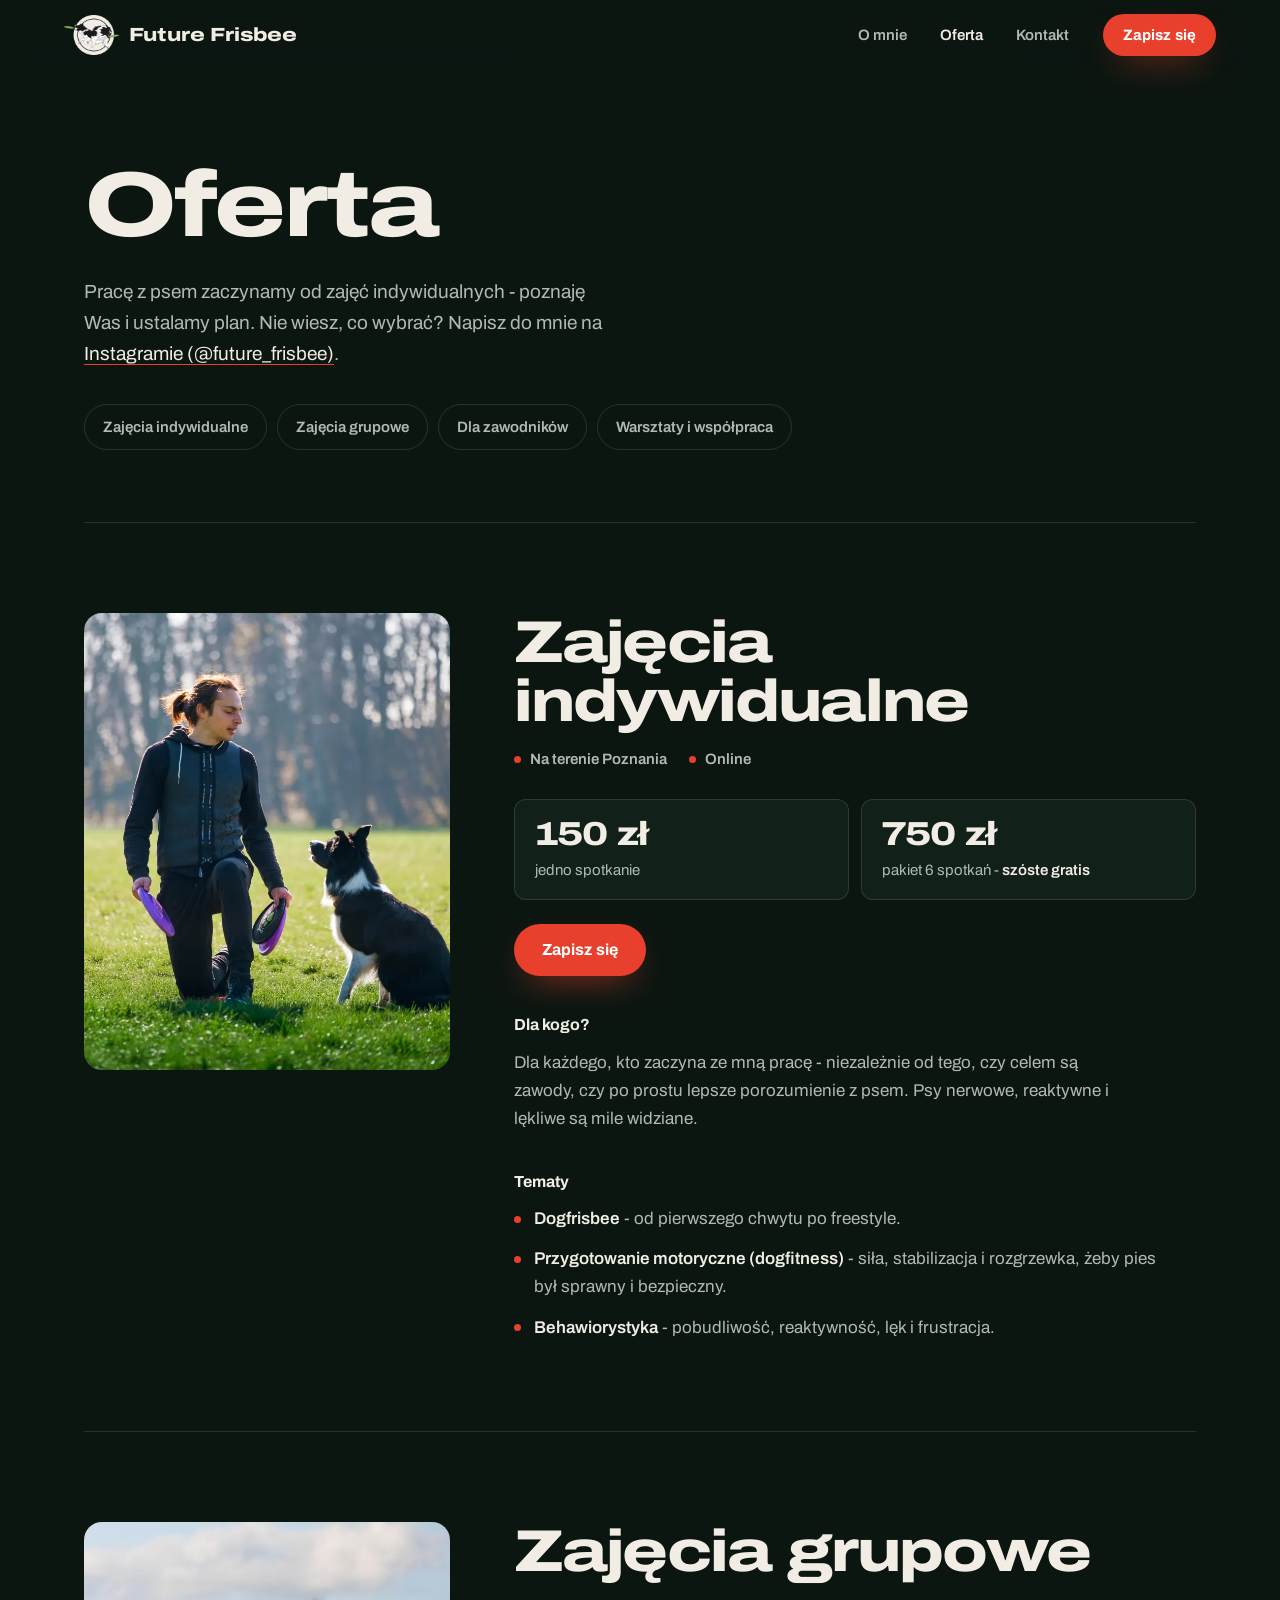
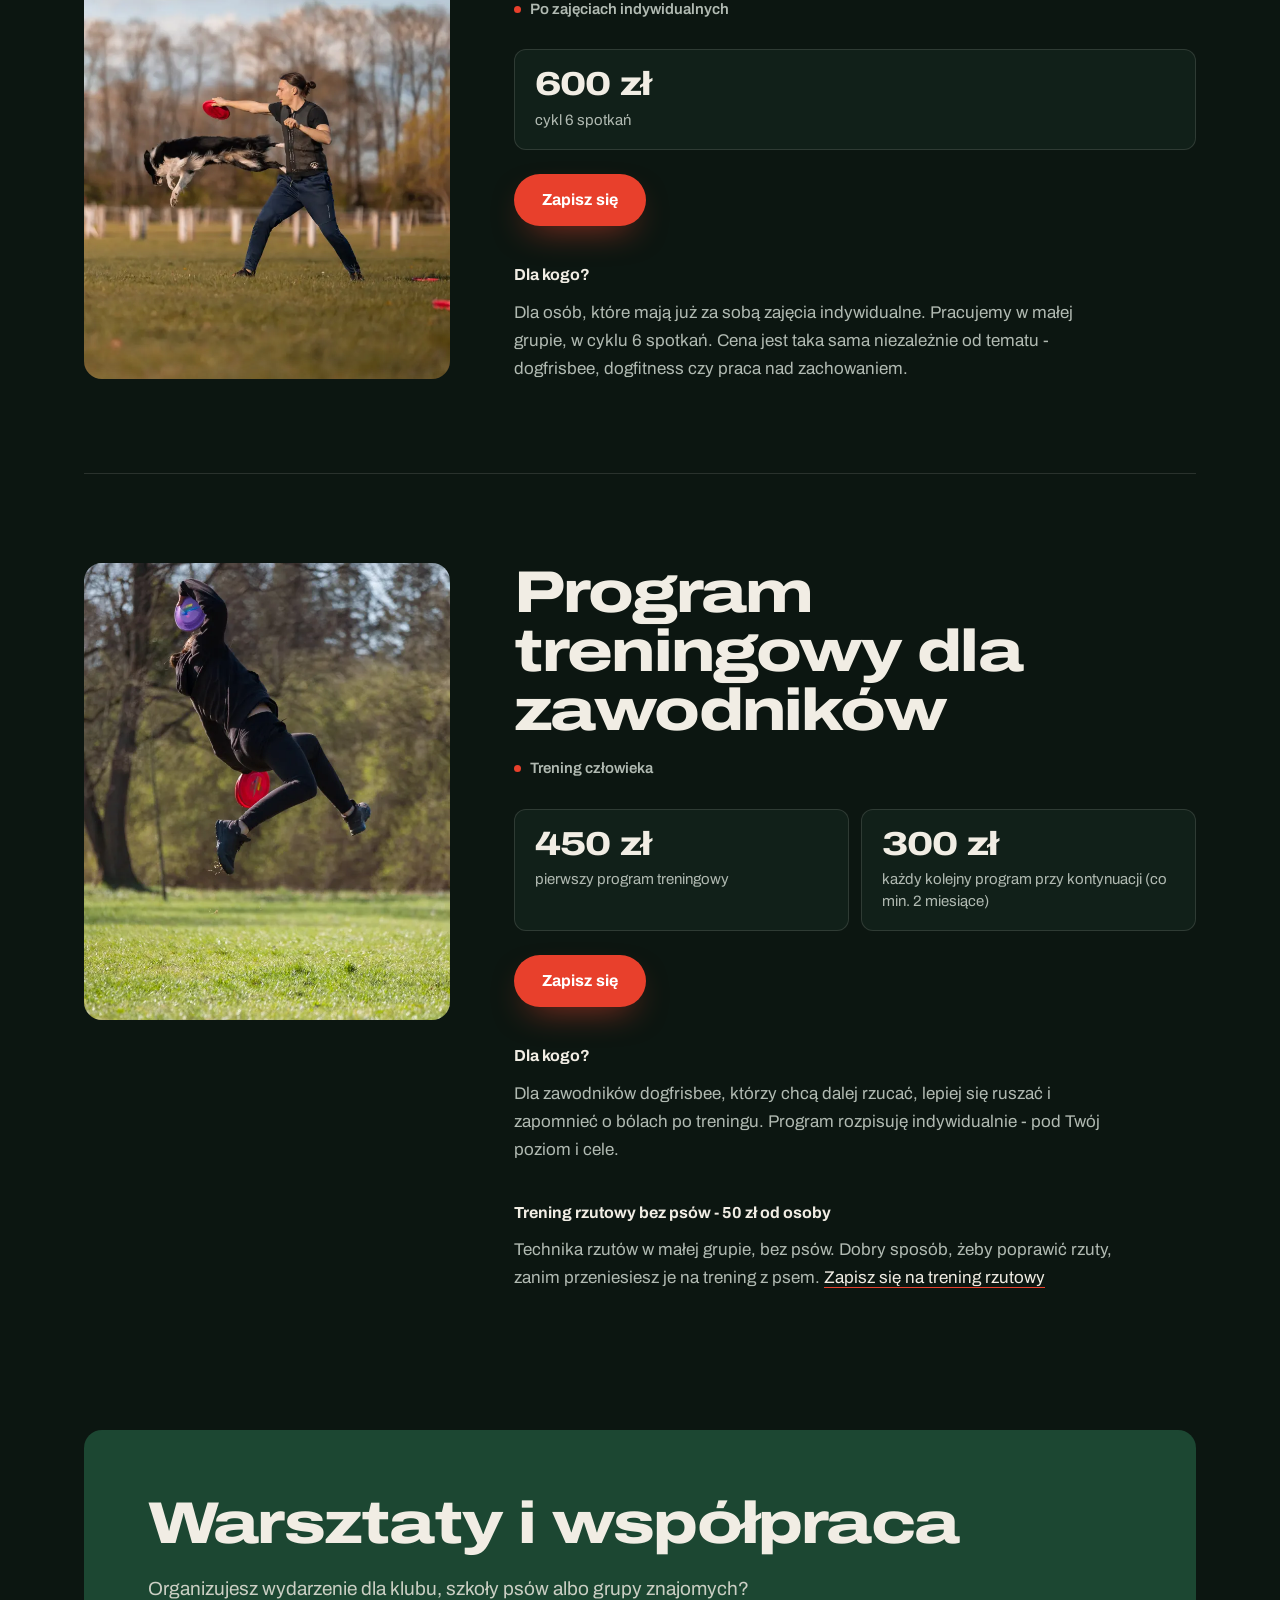
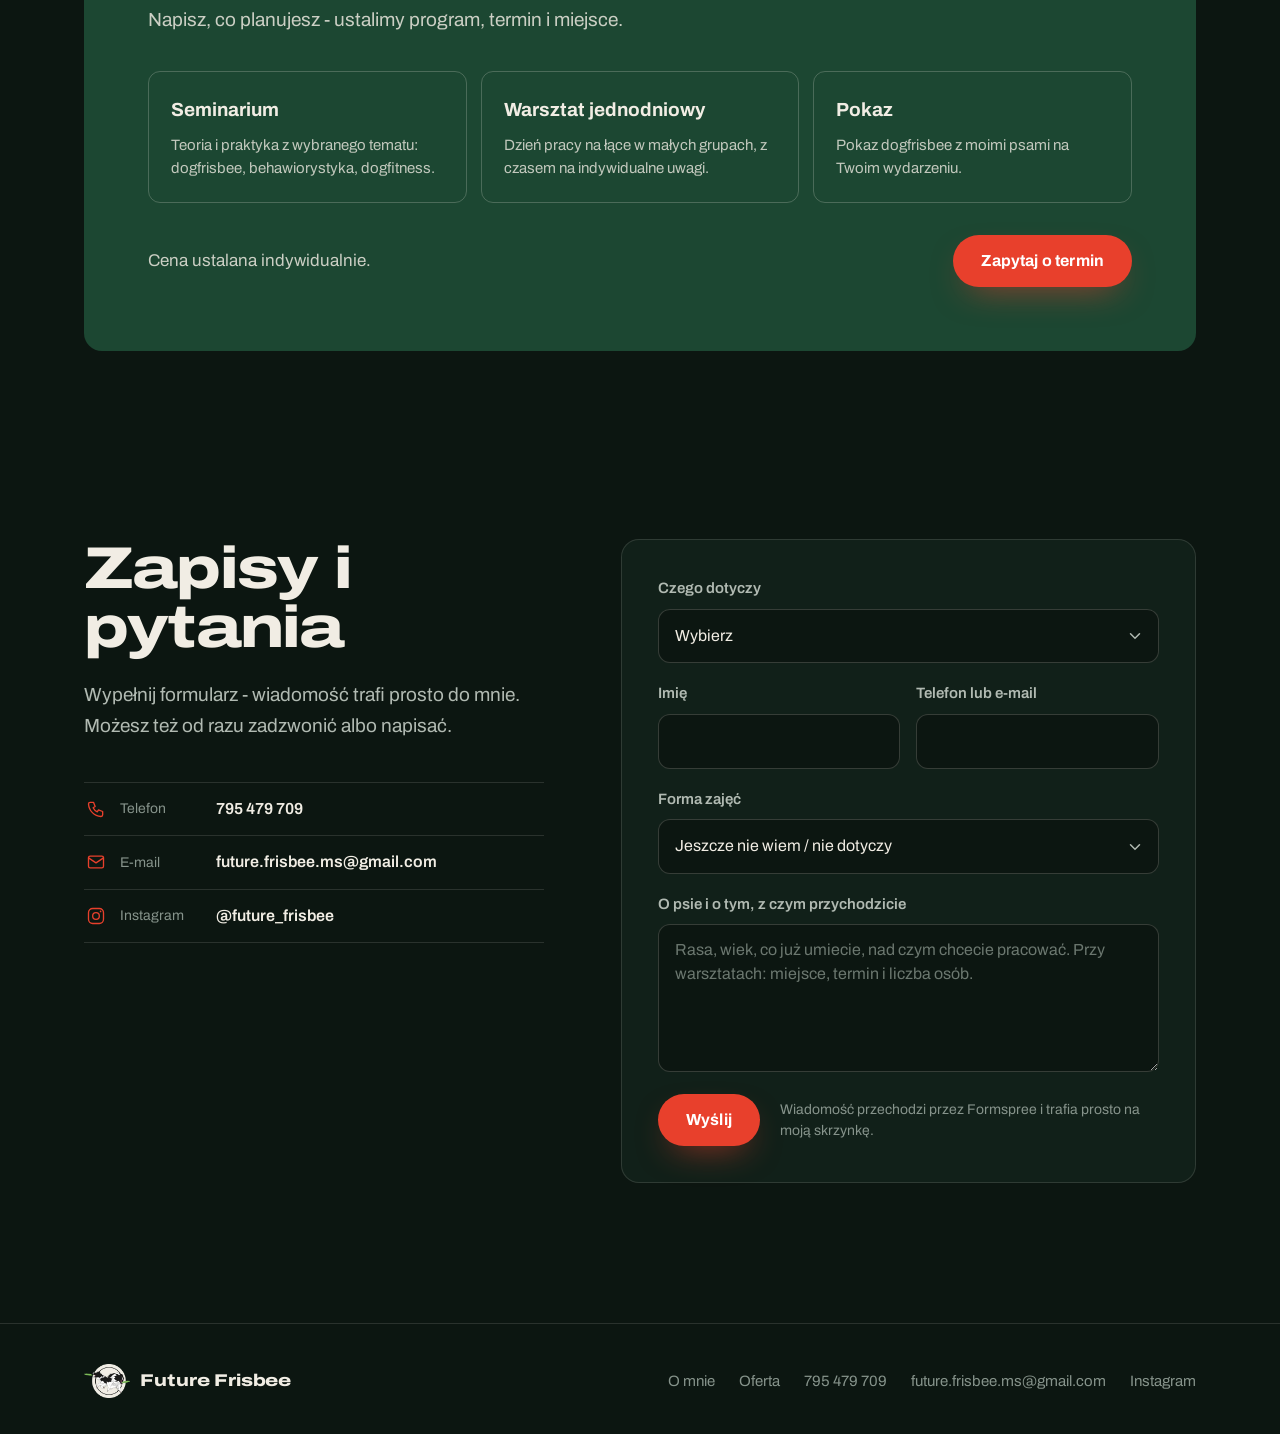
<file: oferta.html>
<!DOCTYPE html>
<!-- WYGENEROWANE przez scripts/build.mjs z "Oferta.dc.html" - nie edytuj ręcznie. -->
<html lang="pl">
<head>
<meta charset="utf-8">
<meta name="viewport" content="width=device-width, initial-scale=1">
<title>Oferta i ceny - Future Frisbee</title>
<meta name="description" content="Ceny i opis zajęć: indywidualne (150 zł, pakiet 6 spotkań 750 zł), grupowe (600 zł / 6 spotkań), programy treningowe dla zawodników, warsztaty, seminaria i pokazy.">
<meta name="theme-color" content="#0c1611">
<meta property="og:type" content="website">
<meta property="og:locale" content="pl_PL">
<meta property="og:title" content="Oferta i ceny - Future Frisbee">
<meta property="og:description" content="Ceny i opis zajęć: indywidualne (150 zł, pakiet 6 spotkań 750 zł), grupowe (600 zł / 6 spotkań), programy treningowe dla zawodników, warsztaty, seminaria i pokazy.">
<link rel="canonical" href="https://futurefrisbee.pl/oferta.html">
<meta property="og:url" content="https://futurefrisbee.pl/oferta.html">
<meta property="og:site_name" content="Future Frisbee">
<meta property="og:image" content="https://futurefrisbee.pl/photos/og-image.jpg">
<meta property="og:image:width" content="1200">
<meta property="og:image:height" content="630">
<meta property="og:image:alt" content="Border collie w skoku za dyskiem, trener na trawie - zawody dogfrisbee">
<meta name="twitter:card" content="summary_large_image">
<link rel="icon" type="image/png" href="logo/favicon.png">
<link rel="apple-touch-icon" href="logo/apple-touch-icon.png">
<link rel="preconnect" href="https://fonts.googleapis.com">
<link rel="preconnect" href="https://fonts.gstatic.com" crossorigin>
<link href="https://fonts.googleapis.com/css2?family=Archivo:wdth,wght@62..125,400..800&display=swap" rel="stylesheet">
<link rel="preload" as="image" href="photos/img_6910.webp" imagesrcset="photos/img_6910-720.webp 720w, photos/img_6910.webp 1206w" imagesizes="(max-width: 859px) 100vw, 34vw" fetchpriority="high">
<script>document.documentElement.className='js static'</script>
<style>
/* Wspólne style wszystkich stron Future Frisbee.
   Kolory marki w jednym miejscu - zmiana tutaj zmienia całą stronę. */

:root {
  --bg: #0c1611;          /* leśna noc - tło */
  --surface: #112019;     /* karty, pola formularza */
  --surface-2: #16291f;
  --green: #1c4732;       /* zieleń marki - duże bloki */
  --green-line: rgba(241, 237, 228, .22);
  --ink: #f1ede4;         /* tekst */
  --muted: #b1bab2;
  --dim: #86938b;
  --line: rgba(241, 237, 228, .13);
  --accent: #e8402c;      /* czerwień dysku - tylko przyciski i akcenty */

  --r: 18px;
  --r-sm: 12px;
  --pill: 999px;
  --gutter: clamp(20px, 5vw, 64px);
  --maxw: 1240px;
  --ease: cubic-bezier(.2, .7, .2, 1);
}
html[data-shape="ostry"] { --r: 2px; --r-sm: 2px; --pill: 4px; }

*, *::before, *::after { box-sizing: border-box; }
html { scroll-behavior: smooth; scroll-padding-top: 84px; -webkit-text-size-adjust: 100%; }
body {
  margin: 0; background: var(--bg); color: var(--ink);
  font-family: 'Archivo', system-ui, sans-serif; font-size: 17px; line-height: 1.65;
  -webkit-font-smoothing: antialiased;
}
img { max-width: 100%; height: auto; display: block; }
a { color: inherit; text-decoration: none; }
a[href^="tel:"] { white-space: nowrap; } /* numer telefonu nie łamie się na dwie linie */
::selection { background: var(--accent); color: #fff; }
:focus-visible { outline: 2px solid var(--accent); outline-offset: 3px; border-radius: 4px; }

/* ---------- Typografia ---------- */
.wrap { max-width: var(--maxw); margin: 0 auto; padding: 0 var(--gutter); }
.display { font-stretch: 125%; font-weight: 800; letter-spacing: -.03em; line-height: .95; margin: 0; text-wrap: balance; }
.h1 { font-size: clamp(46px, 7.2vw, 104px); }
.h2 { font-size: clamp(34px, 4.6vw, 64px); line-height: 1; }
.h3 { font-size: clamp(23px, 2.3vw, 30px); line-height: 1.05; letter-spacing: -.02em; }
.lead { font-size: clamp(17px, 1.5vw, 19px); line-height: 1.65; color: var(--muted); text-wrap: pretty; max-width: 34em; margin: 0; }
.lead a, .prose a { color: var(--ink); border-bottom: 1px solid var(--accent); }
.prose p { margin: 0 0 1.1em; color: var(--muted); max-width: 36em; text-wrap: pretty; }
.prose p:last-child { margin-bottom: 0; }

/* ---------- Przyciski ---------- */
.btn {
  display: inline-flex; align-items: center; justify-content: center; gap: 10px;
  min-height: 52px; padding: 0 28px; border-radius: var(--pill); border: 0;
  font: inherit; font-weight: 700; font-size: 16px; letter-spacing: .01em; white-space: nowrap; cursor: pointer;
  transition: background-color .25s, border-color .25s, color .25s, transform .25s, filter .25s;
}
.btn-primary { background: var(--accent); color: #fff; box-shadow: 0 14px 34px -14px color-mix(in srgb, var(--accent) 70%, transparent); }
.btn-primary:hover { filter: brightness(1.08); transform: translateY(-1px); }
.btn-ghost { background: none; border: 1px solid rgba(241, 237, 228, .3); color: var(--ink); }
.btn-ghost:hover, .feature-actions .btn-ghost:hover, .cta-actions .btn-ghost:hover { border-color: var(--ink); background: rgba(241, 237, 228, .1); transform: translateY(-1px); }
.btn-dark { background: var(--bg); color: var(--ink); }
.btn-dark:hover { background: #050a07; transform: translateY(-1px); }
.text-link { display: inline-block; font-weight: 700; border-bottom: 2px solid var(--accent); padding-bottom: 3px; transition: color .2s; }
.text-link:hover { color: #fff; }

/* ---------- Ikony ---------- */
.ico { width: 20px; height: 20px; flex: none; fill: none; stroke: currentColor; stroke-width: 1.6; stroke-linecap: round; stroke-linejoin: round; }
.ico .dot { fill: currentColor; stroke: none; }

/* ---------- Nawigacja ---------- */
.nav {
  position: fixed; top: 0; left: 0; right: 0; z-index: 80;
  display: flex; align-items: center; justify-content: space-between; gap: 16px;
  padding: 14px var(--gutter);
  background: linear-gradient(rgba(12, 22, 17, .92), rgba(12, 22, 17, .62) 70%, rgba(12, 22, 17, 0));
  backdrop-filter: blur(14px); -webkit-backdrop-filter: blur(14px);
}
.brand { display: inline-flex; align-items: center; gap: 10px; font-stretch: 125%; font-weight: 800; font-size: 19px; letter-spacing: -.01em; white-space: nowrap; }
.brand-mark { flex: none; width: auto; height: 40px; } /* logo: logo/logo-mark.webp */
.footer .brand-mark { height: 34px; }
.nav-links { display: flex; align-items: center; gap: clamp(18px, 2.6vw, 34px); font-size: 15px; font-weight: 600; }
.nav-links a:not(.btn) { color: var(--muted); transition: color .2s; }
.nav-links a:not(.btn):hover, .nav-links a[aria-current] { color: var(--ink); }
.nav .btn { min-height: 42px; padding: 0 20px; font-size: 15px; }

/* ---------- Sekcje ---------- */
.section { padding: clamp(80px, 11vw, 140px) 0; }
.section-alt { background: var(--surface); border-top: 1px solid rgba(241, 237, 228, .06); border-bottom: 1px solid rgba(241, 237, 228, .06); }
.section-head { display: flex; justify-content: space-between; align-items: flex-end; gap: 20px 48px; flex-wrap: wrap; margin-bottom: clamp(36px, 5vw, 60px); }
.section-head .lead { max-width: 25em; }

/* ---------- Hero (strona główna) ---------- */
.hero { position: relative; min-height: 100vh; min-height: 100svh; display: grid; grid-template-columns: 1.05fr 1fr; }
.hero-copy {
  position: relative; z-index: 2; display: flex; flex-direction: column; justify-content: center;
  margin-right: -2px; background: var(--bg); /* zakrywa szczelinę na styku ze zdjęciem */
  padding: clamp(100px, 14vh, 140px) clamp(20px, 4vw, 56px) clamp(40px, 7vh, 72px) var(--gutter);
}
.hero-copy .lead { margin-top: 24px; }
.hero-actions { display: flex; flex-wrap: wrap; gap: 12px; margin-top: 32px; }
.hero-media { position: relative; overflow: hidden; }
.hero-media img { position: absolute; inset: 0; width: 100%; height: 100%; object-fit: cover; object-position: 60% 30%; }
.hero-media::after {
  content: ""; position: absolute; inset: 0;
  background: linear-gradient(90deg, var(--bg) 0%, rgba(12, 22, 17, .25) 30%, rgba(12, 22, 17, 0) 60%),
              linear-gradient(rgba(12, 22, 17, .35), rgba(12, 22, 17, 0) 30%, rgba(12, 22, 17, 0) 70%, var(--bg));
}

/* Lista kontaktów (hero, formularz) */
.contact-list { list-style: none; margin: 40px 0 0; padding: 0; max-width: 30rem; border-top: 1px solid var(--line); }
.contact-list a { display: grid; grid-template-columns: 22px 84px 1fr; align-items: center; gap: 12px; padding: 13px 2px; border-bottom: 1px solid var(--line); }
.contact-list .ico { color: var(--accent); }
.contact-list .cl-label { color: var(--dim); font-size: 14px; }
.contact-list .cl-value { font-weight: 600; font-size: 16px; overflow-wrap: anywhere; transition: color .2s; }
.contact-list a:hover .cl-value { color: var(--accent); }

/* Pasek z hasłami */
.band-wrap { position: relative; z-index: 5; overflow: hidden; margin-top: -26px; padding: 16px 0; } /* przycina obrócony pasek po bokach */
.band { overflow: hidden; padding: 13px 0; margin: 0 -20px; background: var(--green); transform: rotate(-1.2deg); box-shadow: 0 12px 30px rgba(0, 0, 0, .25); }
.band-track {
  display: flex; gap: 40px; width: max-content; white-space: nowrap; animation: ffMarquee3 30s linear infinite;
  font-stretch: 125%; font-weight: 800; font-size: clamp(16px, 2vw, 20px); letter-spacing: .03em; text-transform: uppercase;
}
.band-track .sep { color: var(--accent); }

/* ---------- O mnie (skrót na stronie głównej) ---------- */
.about { display: grid; grid-template-columns: 1fr 1.1fr; gap: clamp(36px, 6vw, 88px); align-items: center; }
.about-photo { position: relative; }
.about-photo img { width: 100%; aspect-ratio: 4 / 5; object-fit: cover; object-position: 50% 85%; border-radius: var(--r); box-shadow: 0 40px 80px -24px rgba(0, 0, 0, .7); }
.photo-tag {
  position: absolute; right: -8px; bottom: -14px; padding: 12px 18px; border-radius: var(--r-sm);
  background: var(--green); color: var(--ink); font-stretch: 125%; font-weight: 800; font-size: 15px;
  transform: rotate(3deg); box-shadow: 0 12px 30px rgba(0, 0, 0, .35);
}
.about .prose { margin-top: 26px; }
.note {
  margin: 28px 0 0; padding: 16px 22px; max-width: 34em;
  border-left: 3px solid var(--accent); border-radius: 0 var(--r-sm) var(--r-sm) 0;
  background: var(--surface-2); color: var(--ink); font-weight: 500;
}
.about .text-link { margin-top: 30px; }

/* ---------- Oferta: kafelki ze zdjęciami ---------- */
.tiles { display: grid; grid-template-columns: repeat(3, 1fr); gap: 18px; }
.tile { position: relative; display: block; overflow: hidden; aspect-ratio: 4 / 5; border-radius: var(--r); background: var(--surface-2); isolation: isolate; }
.tile img { position: absolute; inset: 0; width: 100%; height: 100%; object-fit: cover; object-position: 50% 25%; transition: transform 1s var(--ease); }
.tile::after { content: ""; position: absolute; inset: 0; z-index: 1; background: linear-gradient(180deg, rgba(10, 20, 15, 0) 25%, rgba(10, 20, 15, .6) 55%, rgba(10, 20, 15, .96) 100%); }
.tile-body { position: absolute; left: 0; right: 0; bottom: 0; z-index: 2; padding: clamp(20px, 2.4vw, 30px); }
.tile-body p { margin: 10px 0 0; color: var(--muted); font-size: 15px; line-height: 1.5; }
.tile-body .text-link { margin-top: 16px; font-size: 15px; }
.tile:hover img { transform: scale(1.05); }

/* Warsztaty - wyróżniony, szeroki blok w kolorze marki */
.feature { display: grid; grid-template-columns: 1fr 1.25fr; margin-top: 18px; border-radius: var(--r); overflow: hidden; background: var(--green); }
.feature-copy { padding: clamp(28px, 4vw, 56px); display: flex; flex-direction: column; justify-content: center; }
.feature-copy .lead { margin-top: 16px; color: rgba(241, 237, 228, .8); }
.feature-list { list-style: none; margin: 26px 0 0; padding: 0; display: flex; flex-wrap: wrap; gap: 8px 24px; }
.feature-list li { display: inline-flex; align-items: center; gap: 10px; font-size: 16px; font-weight: 600; }
.feature-list li::before { content: ""; flex: none; width: 7px; height: 7px; border-radius: 50%; background: var(--accent); }
.feature-actions { display: flex; flex-wrap: wrap; gap: 12px; margin-top: 30px; }
.feature-actions .btn-ghost { border-color: var(--green-line); }
.feature-media { position: relative; min-height: 340px; overflow: hidden; }
.feature-media img { position: absolute; inset: 0; width: 100%; height: 100%; object-fit: cover; }

/* ---------- Opinie ---------- */
.quotes { display: grid; grid-template-columns: repeat(2, 1fr); gap: clamp(28px, 5vw, 80px); }
.quote { margin: 0; display: flex; flex-direction: column; }
.quote::before { content: "\201D"; height: .5em; margin-bottom: 18px; font-stretch: 125%; font-weight: 800; font-size: 88px; line-height: 1; color: var(--accent); }
.quote blockquote { margin: 0; font-size: 18px; line-height: 1.65; color: var(--ink); text-wrap: pretty; }
.quote figcaption { margin-top: 20px; font-size: 15px; color: var(--dim); }
.quote figcaption strong { color: var(--muted); font-weight: 600; }

/* ---------- Kontakt (strona główna) ---------- */
.contact { background: var(--green); }
.contact-grid { display: grid; grid-template-columns: 1fr 1.15fr; gap: clamp(40px, 6vw, 96px); align-items: end; }
.contact .lead { margin-top: 22px; color: rgba(241, 237, 228, .8); }
.contact .btn { margin-top: 32px; }
.contact-big { list-style: none; margin: 0; padding: 0; border-top: 1px solid var(--green-line); }
.contact-big a { display: flex; justify-content: space-between; align-items: baseline; gap: 6px 20px; flex-wrap: wrap; padding: 22px 0; border-bottom: 1px solid var(--green-line); }
.contact-big .v { font-weight: 700; font-size: clamp(21px, 2.4vw, 32px); letter-spacing: -.01em; overflow-wrap: anywhere; text-decoration: underline 2px transparent; text-underline-offset: 6px; transition: text-decoration-color .2s; }
.contact-big .l { color: rgba(241, 237, 228, .65); font-size: 15px; white-space: nowrap; }
.contact-big a:hover .v { text-decoration-color: var(--accent); }

/* ---------- Finał: przewijające się zdjęcia ---------- */
.finale { position: relative; display: grid; place-items: center; height: clamp(560px, 90vh, 900px); overflow: hidden; background: var(--bg); }
.wall { position: absolute; inset: -6% -4%; display: flex; flex-direction: column; justify-content: center; gap: 14px; transform: rotate(-4deg); }
.wall-row { display: flex; gap: 14px; width: max-content; animation: ffMarquee3 90s linear infinite; }
.wall-row.rev { animation-direction: reverse; animation-duration: 110s; }
.wall-row img { flex: none; width: auto; height: clamp(180px, 27vh, 290px); aspect-ratio: 4 / 5; object-fit: cover; border-radius: var(--r-sm); }
.wall-row img.wide { aspect-ratio: 3 / 2; } /* zdjęcia poziome */
.finale::before {
  content: ""; position: absolute; inset: 0; z-index: 1;
  background: radial-gradient(ellipse 60% 55% at center, rgba(12, 22, 17, .86) 0%, rgba(12, 22, 17, .6) 55%, rgba(12, 22, 17, .4) 100%),
              linear-gradient(var(--bg), rgba(12, 22, 17, 0) 16%, rgba(12, 22, 17, 0) 84%, var(--bg));
}
.finale-text { position: relative; z-index: 2; text-align: center; padding: 0 var(--gutter); }
.finale-text .display { font-size: clamp(40px, 7vw, 100px); text-shadow: 0 6px 40px rgba(0, 0, 0, .5); }

/* ---------- Stopka ---------- */
.footer { padding: 40px 0 36px; border-top: 1px solid var(--line); font-size: 15px; color: var(--dim); }
.footer-grid { display: flex; flex-wrap: wrap; justify-content: space-between; align-items: center; gap: 20px 40px; }
.footer .brand { color: var(--ink); font-size: 17px; }
.footer-links { display: flex; flex-wrap: wrap; gap: 10px 24px; }
.footer-links a { transition: color .2s; }
.footer-links a:hover { color: var(--ink); }

/* ---------- Podstrony: nagłówek ---------- */
.page-head { padding: clamp(130px, 18vh, 190px) 0 clamp(40px, 6vw, 72px); }
.page-head .lead { margin-top: 26px; }
.jump { display: flex; flex-wrap: wrap; gap: 10px; margin-top: 34px; }
.jump a { padding: 10px 18px; border: 1px solid var(--line); border-radius: var(--pill); font-size: 15px; font-weight: 600; color: var(--muted); transition: border-color .2s, color .2s; }
.jump a:hover { border-color: var(--ink); color: var(--ink); }

/* ---------- Oferta: usługa ---------- */
.service { display: grid; grid-template-columns: minmax(0, .75fr) minmax(0, 1.4fr); gap: clamp(28px, 5vw, 80px); align-items: start; padding: clamp(48px, 7vw, 96px) 0; border-top: 1px solid var(--line); }
.service-photo img { width: 100%; aspect-ratio: 4 / 5; object-fit: cover; object-position: 50% 25%; border-radius: var(--r); }
.service-photo img.focus-top { object-position: 50% 0; }  /* głowa przy górnej krawędzi */
.service-photo img.focus-low { object-position: 50% 70%; } /* trener i pies w dolnej części */
.chips { display: flex; flex-wrap: wrap; gap: 6px 22px; margin-top: 16px; }
.chip { display: inline-flex; align-items: center; gap: 9px; color: var(--muted); font-size: 15px; font-weight: 600; }
.chip::before { content: ""; flex: none; width: 7px; height: 7px; border-radius: 50%; background: var(--accent); }
.prices { display: flex; flex-wrap: wrap; gap: 12px; margin-top: 28px; }
.price { flex: 1 1 190px; padding: 18px 20px; border: 1px solid var(--line); border-radius: var(--r-sm); background: var(--surface); }
.price-amount { font-stretch: 125%; font-weight: 800; font-size: clamp(26px, 2.6vw, 34px); letter-spacing: -.02em; line-height: 1; white-space: nowrap; }
.price-amount small { font-size: .5em; font-weight: 700; letter-spacing: 0; color: var(--muted); }
.price-label { margin-top: 8px; font-size: 15px; line-height: 1.45; color: var(--muted); }
.price-label strong { color: var(--ink); font-weight: 600; }
.service-cta { margin-top: 24px; }
.sub { margin: 36px 0 10px; font-size: 16px; font-weight: 700; }
.topics { list-style: none; margin: 0; padding: 0; display: grid; gap: 12px; max-width: 38em; }
.topics li { position: relative; padding-left: 20px; color: var(--muted); }
.topics li::before { content: ""; position: absolute; left: 0; top: .62em; width: 7px; height: 7px; border-radius: 50%; background: var(--accent); }
.topics strong { color: var(--ink); font-weight: 600; }

/* Warsztaty na podstronie oferty */
.workshops { margin: clamp(24px, 4vw, 48px) 0; padding: clamp(32px, 5vw, 72px); border-radius: var(--r); background: var(--green); }
.workshops .lead { margin-top: 20px; color: rgba(241, 237, 228, .82); }
.formats { display: grid; grid-template-columns: repeat(3, 1fr); gap: 14px; margin-top: 36px; }
.format { padding: 22px; border: 1px solid var(--green-line); border-radius: var(--r-sm); }
.format h3 { margin: 0; font-size: 19px; font-weight: 700; }
.format p { margin: 8px 0 0; font-size: 15px; line-height: 1.55; color: rgba(241, 237, 228, .78); }
.workshops-foot { display: flex; flex-wrap: wrap; align-items: center; justify-content: space-between; gap: 18px 32px; margin-top: 32px; }
.workshops-foot p { margin: 0; color: rgba(241, 237, 228, .82); }

/* ---------- Formularz zapisu ---------- */
.signup { display: grid; grid-template-columns: 1fr 1.25fr; gap: clamp(36px, 6vw, 96px); align-items: start; }
.signup .lead { margin-top: 22px; }
.form { display: grid; grid-template-columns: 1fr 1fr; gap: 18px 16px; padding: clamp(22px, 3vw, 36px); border: 1px solid var(--line); border-radius: var(--r); background: var(--surface); }
.field { display: flex; flex-direction: column; gap: 8px; min-width: 0; }
.field.full { grid-column: 1 / -1; }
.field label { font-size: 15px; font-weight: 600; color: var(--muted); }
.field input, .field select, .field textarea {
  width: 100%; min-height: 52px; padding: 13px 16px; border: 1px solid rgba(241, 237, 228, .18); border-radius: var(--r-sm);
  background: var(--bg); color: var(--ink); font: inherit; font-size: 16px; transition: border-color .2s, box-shadow .2s;
}
.field textarea { min-height: 140px; resize: vertical; line-height: 1.5; }
.field select {
  appearance: none; -webkit-appearance: none; padding-right: 44px; cursor: pointer;
  background-image: url("data:image/svg+xml,%3Csvg xmlns='http://www.w3.org/2000/svg' viewBox='0 0 24 24' fill='none' stroke='%23b1bab2' stroke-width='2' stroke-linecap='round'%3E%3Cpath d='m6 9 6 6 6-6'/%3E%3C/svg%3E");
  background-repeat: no-repeat; background-position: right 14px center; background-size: 18px;
}
.field ::placeholder { color: #6b776f; }
.field input:focus, .field select:focus, .field textarea:focus { outline: none; border-color: var(--accent); box-shadow: 0 0 0 3px color-mix(in srgb, var(--accent) 25%, transparent); }
.form-foot { grid-column: 1 / -1; display: flex; flex-wrap: wrap; align-items: center; gap: 12px 20px; margin-top: 4px; }
.form-note { margin: 0; flex: 1 1 220px; font-size: 14px; line-height: 1.5; color: var(--dim); }
.form .hp { display: none; } /* pułapka na boty (Formspree _gotcha) - wypełniają ją tylko boty */
.form button:disabled { opacity: .6; cursor: progress; transform: none; }
.form-status { grid-column: 1 / -1; margin: 0; font-size: 15px; color: var(--ink); }
.form-status:empty { display: none; }
.form[data-state="error"] .form-status { padding: 14px 16px; border: 1px solid color-mix(in srgb, var(--accent) 55%, transparent); border-radius: var(--r-sm); background: color-mix(in srgb, var(--accent) 12%, transparent); }
/* Po wysłaniu: zamiast pól ekran podziękowania w tej samej ramce */
.form-done { display: none; }
.form[data-state="sent"] { display: flex; align-items: center; justify-content: center; }
.form[data-state="sent"] > :not(.form-done) { display: none; }
.form[data-state="sent"] .form-done { display: flex; flex-direction: column; align-items: center; gap: 18px; max-width: 26rem; padding: 24px 0; text-align: center; outline: none; }
.form-done-ico { width: 64px; height: 64px; padding: 16px; border-radius: 50%; background: color-mix(in srgb, var(--accent) 16%, transparent); fill: none; stroke: var(--accent); stroke-width: 2.5; stroke-linecap: round; stroke-linejoin: round; }
.form-done h3 { font-size: clamp(34px, 4vw, 48px); }
.form-done .lead { margin: 0; }
.form-done .btn { margin-top: 8px; border-color: var(--green-line); }

/* ---------- O mnie: podstrona ---------- */
/* Strona 404 */
.err-hero { min-height: 70vh; display: flex; flex-direction: column; justify-content: center; align-items: flex-start; gap: 22px; padding-top: clamp(120px, 16vh, 170px); padding-bottom: clamp(60px, 10vh, 120px); }
.err-code { margin: 0; font-size: 15px; font-weight: 800; letter-spacing: .2em; color: var(--accent); }
.bio-hero { display: grid; grid-template-columns: 1.1fr 1fr; gap: clamp(36px, 6vw, 96px); align-items: center; padding-top: clamp(120px, 16vh, 170px); }
.bio-hero .lead { margin-top: 26px; }
.bio-hero img { width: 100%; aspect-ratio: 3 / 4; object-fit: cover; object-position: 50% 10%; border-radius: var(--r); } /* 3:4 - mieszczą się stopy i pies */
.approach { display: grid; grid-template-columns: minmax(0, .8fr) minmax(0, 1.3fr); gap: clamp(28px, 6vw, 96px); align-items: start; }
.pull { margin: 38px 0 0; padding-top: 26px; border-top: 1px solid var(--line); font-stretch: 125%; font-weight: 800; font-size: clamp(24px, 2.6vw, 34px); line-height: 1.12; letter-spacing: -.02em; max-width: 20em; text-wrap: balance; }
.xp { list-style: none; margin: 0; padding: 0; border-top: 1px solid var(--line); }
.xp li { position: relative; padding: 20px 0 20px 28px; border-bottom: 1px solid var(--line); font-size: 18px; }
.xp li::before { content: ""; position: absolute; left: 0; top: calc(20px + .75em - 4px); width: 8px; height: 8px; border-radius: 2px; background: var(--accent); }
/* Wersja do publikacji (build dodaje klasę "static"): bez ramek „Do uzupełnienia”,
   a wiersze bez żadnej treści znikają. W narzędziu do projektowania widać je dalej. */
html.static .xp .todo, html.static .xp li:has(> .todo:only-child) { display: none; }
.todo { display: inline-block; margin-top: 4px; padding: 2px 10px; border: 1px dashed rgba(241, 237, 228, .35); border-radius: 6px; color: var(--dim); font-size: 15px; }
.dogs { display: grid; grid-template-columns: repeat(3, 1fr); gap: 18px; }
.dog { margin: 0; position: relative; }
.dog img { width: 100%; aspect-ratio: 4 / 5; object-fit: cover; border-radius: var(--r); }
.dog img.focus-hugo { object-position: 38% 50%; } /* zdjęcie poziome: pies w lewej części kadru */
.dog .photo-tag { right: 18px; }
.dog:nth-child(2) .photo-tag { transform: rotate(-3deg); }
.dog:nth-child(3) .photo-tag { transform: rotate(2deg); }
.cta-band { background: var(--green); }
.cta-band .wrap { display: flex; flex-wrap: wrap; align-items: center; justify-content: space-between; gap: 24px 40px; }
.cta-actions { display: flex; flex-wrap: wrap; gap: 12px; }
.cta-actions .btn-ghost { border-color: var(--green-line); }

/* ---------- Kalendarz wydarzeń (rysuje go site.js z danych Sanity) ---------- */
/* Kalendarz i Opinie mają to samo tło - bez dolnego marginesu, żeby odstęp nie był podwójny */
#kalendarz { padding-bottom: 0; }
.cal-fallback { display: flex; flex-wrap: wrap; align-items: center; gap: 20px 32px; }
.js [data-cal]:not([data-cal-state]) .cal-fallback { visibility: hidden; } /* trwa pobieranie */
[data-cal-state="ready"] .cal-fallback { display: none; }
.cal-app { display: grid; grid-template-columns: minmax(0, 1.5fr) minmax(0, 1fr); gap: 28px; align-items: start; }
.cal { position: relative; background: var(--surface); border: 1px solid var(--line); border-radius: var(--r); }
.cal-head { display: flex; align-items: center; justify-content: space-between; gap: 12px; padding: 16px 18px; border-bottom: 1px solid var(--line); }
.cal-month { margin: 0; font-size: 19px; font-weight: 800; letter-spacing: -.01em; }
.cal-nav { width: 44px; height: 44px; display: grid; place-items: center; border: 1px solid var(--line); border-radius: 50%; background: none; color: var(--ink); font: inherit; font-size: 22px; line-height: 1; cursor: pointer; transition: background .2s, border-color .2s; }
.cal-nav:hover { background: var(--surface-2); border-color: var(--green-line); }
.cal-week, .cal-grid { display: grid; grid-template-columns: repeat(7, minmax(0, 1fr)); }
.cal-week { border-bottom: 1px solid var(--line); }
.cal-week span { padding: 10px 0; text-align: center; font-size: 12px; font-weight: 700; letter-spacing: .08em; text-transform: uppercase; color: var(--muted); }
.cal-grid > * { min-height: 68px; border-right: 1px solid var(--line); border-bottom: 1px solid var(--line); }
.cal-grid > :nth-child(7n) { border-right: 0; }
.cal-grid > :nth-last-child(-n+7) { border-bottom: 0; }
.cal-pad { background: rgba(0, 0, 0, .14); }
.cal-day { display: flex; flex-direction: column; align-items: center; justify-content: center; gap: 4px; padding: 6px 4px; font: inherit; color: var(--ink); background: none; border-top: 0; border-left: 0; text-align: center; }
.cal-num { width: 34px; height: 34px; display: grid; place-items: center; border-radius: 50%; font-size: 15px; font-weight: 600; }
.cal-day.today .cal-num { box-shadow: inset 0 0 0 2px var(--accent); }
button.cal-day { -webkit-tap-highlight-color: transparent; cursor: pointer; background: color-mix(in srgb, var(--accent) 14%, transparent); transition: background .2s; }
button.cal-day:hover, button.cal-day[aria-expanded="true"] { background: color-mix(in srgb, var(--accent) 26%, transparent); }
button.cal-day .cal-num { font-weight: 800; }
.cal-day.today.has-ev .cal-num, button.cal-day.today .cal-num { background: var(--accent); color: #fff; box-shadow: none; }
.cal-title { font-size: 11px; font-weight: 600; line-height: 1.25; color: var(--ink); display: -webkit-box; -webkit-line-clamp: 2; -webkit-box-orient: vertical; overflow: hidden; }
.cal-more { font-size: 11px; font-weight: 700; color: var(--muted); line-height: 1; }
.cal-dot { display: none; width: 6px; height: 6px; border-radius: 50%; background: var(--accent); }
.cal-legend { display: flex; align-items: center; gap: 10px; margin: 0; padding: 12px 18px; border-top: 1px solid var(--line); font-size: 14px; color: var(--muted); }
.cal-legend i { flex: none; width: 14px; height: 14px; border-radius: 4px; background: color-mix(in srgb, var(--accent) 26%, transparent); }
.cal-pop { position: absolute; z-index: 5; width: min(300px, calc(100% - 16px)); padding: 16px 18px; background: var(--surface-2); border: 1px solid var(--green-line); border-radius: var(--r-sm); box-shadow: 0 18px 40px -12px rgba(0, 0, 0, .6); }
.cal-pop[hidden] { display: none; }
.cal-ev + .cal-ev { margin-top: 14px; padding-top: 14px; border-top: 1px solid var(--line); }
.cal-ev-date { margin: 0 0 2px; font-size: 12px; font-weight: 700; letter-spacing: .06em; text-transform: uppercase; color: var(--muted); }
.cal-ev h4 { margin: 0 0 6px; font-size: 17px; line-height: 1.3; }
.cal-ev p { margin: 0; font-size: 15px; line-height: 1.55; color: var(--muted); }
.cal-ev .text-link { margin-top: 10px; font-size: 15px; }
.cal-list h3 { margin: 0 0 14px; font-size: 13px; font-weight: 700; letter-spacing: .1em; text-transform: uppercase; color: var(--muted); }
.cal-item { display: flex; gap: 16px; padding: 18px; background: var(--surface); border: 1px solid var(--line); border-radius: var(--r); }
.cal-item + .cal-item { margin-top: 12px; }
.cal-badge { flex: none; width: 60px; height: 64px; display: flex; flex-direction: column; align-items: center; justify-content: center; border-radius: var(--r-sm); background: color-mix(in srgb, var(--accent) 16%, transparent); }
.cal-badge b { font-size: 26px; line-height: 1; font-weight: 800; }
.cal-badge span { margin-top: 3px; font-size: 12px; font-weight: 700; letter-spacing: .06em; text-transform: uppercase; color: var(--muted); }
.cal-item .cal-ev { min-width: 0; }
.cal-tag { display: inline-block; margin-bottom: 6px; padding: 2px 10px; border: 1px solid var(--green-line); border-radius: var(--pill); font-size: 12px; font-weight: 600; color: var(--muted); }

/* ---------- Ruch ---------- */
@keyframes ffMarquee { to { transform: translateX(-50%); } }
@keyframes ffMarquee3 { to { transform: translateX(-33.3333%); } }
@keyframes ffRise { from { opacity: 0; transform: translateY(32px); } to { opacity: 1; transform: none; } }
.rise { animation: ffRise .9s var(--ease) both; }
.rise-2 { animation-delay: .12s; }
.rise-3 { animation-delay: .24s; }
.rise-4 { animation-delay: .36s; }

.js [data-reveal] { opacity: 0; transition: opacity .9s var(--ease), transform .9s var(--ease); }
.js [data-reveal="up"] { transform: translateY(30px); }
.js [data-reveal="left"] { transform: translateX(-36px); }
.js [data-reveal].in { opacity: 1; transform: none; }

html[data-motion="calm"] .band-track { animation-duration: 60s; }
html[data-motion="calm"] .wall-row { animation-duration: 180s; }
html[data-motion="off"] *, html[data-motion="off"] *::before, html[data-motion="off"] *::after { animation: none !important; transition: none !important; }
html[data-motion="off"] [data-reveal] { opacity: 1 !important; transform: none !important; }

@media (prefers-reduced-motion: reduce) {
  html { scroll-behavior: auto; }
  *, *::before, *::after { animation: none !important; transition: none !important; }
  .js [data-reveal] { opacity: 1; transform: none; }
}

/* ---------- Tablet / telefon ---------- */
@media (max-width: 1000px) {
  .quotes { grid-template-columns: 1fr; }
  .cal-app { grid-template-columns: 1fr; }
  .formats { grid-template-columns: 1fr; }
}
@media (max-width: 859px) {
  /* Psy: dwa pionowe obok siebie, poziome zdjęcie Hugo pod nimi na całą szerokość */
  .dogs { grid-template-columns: 1fr 1fr; }
  .dog:nth-child(3) { grid-column: 1 / -1; }
  .dog:nth-child(3) img { aspect-ratio: 3 / 2; object-position: 50% 50%; }
  /* Menu: „Zapisz się” zostaje, „Kontakt” znika (kontakty są na pierwszym ekranie).
     Linki mają ≥ 44 px wysokości, żeby łatwo trafić palcem. */
  .nav { padding-top: 7px; padding-bottom: 7px; }
  .nav .brand-mark, .nav .nav-hide-m { display: none; }
  .nav-links { gap: 16px; font-size: 14px; }
  .nav-links a:not(.btn) { padding: 11px 0; }
  .nav .btn { padding: 0 16px; font-size: 14px; }
  .brand { font-size: 17px; }

  /* Pierwszy ekran: zdjęcie na górze, pod nim nagłówek i przyciski */
  .hero { grid-template-columns: 1fr; min-height: 0; }
  .hero-media { order: -1; margin-top: 58px; height: 46vh; height: clamp(210px, 46svh, 480px); } /* 58px = wysokość menu */
  .hero-media img { object-position: 50% 12%; }
  .hero-media::after { background: linear-gradient(rgba(12, 22, 17, 0) 60%, var(--bg) 100%); }
  .hero-copy { padding-top: 16px; padding-bottom: 36px; margin-right: 0; }
  .contact-list { margin-top: 32px; }
  .contact-list a { grid-template-columns: 22px 1fr; }
  .contact-list .cl-label { display: none; }

  .about, .contact-grid, .signup, .bio-hero, .approach { grid-template-columns: 1fr; }
  .tiles { grid-template-columns: 1fr; }
  .tile { aspect-ratio: 16 / 9; }
  .about-photo { max-width: 480px; }
  .bio-hero img { max-width: 480px; }
  .feature { grid-template-columns: 1fr; }
  .feature-media { order: -1; min-height: 0; aspect-ratio: 16 / 10; }
  .service { grid-template-columns: 1fr; }
  .service-photo img { aspect-ratio: 16 / 10; }
  .finale { height: 78vh; min-height: 520px; }
  .footer-links { gap: 0 24px; }
  .footer-links a { padding: 10px 0; }
  /* Elementy są jeden pod drugim - bez opóźnień w pojawianiu się */
  .js [data-reveal] { transition-delay: 0s !important; }
}
@media (max-width: 560px) {
  .tile { aspect-ratio: 4 / 3; }
  .service-photo img { aspect-ratio: 4 / 3; }
  .hero-media { height: 34vh; height: clamp(210px, 33svh, 380px); }
  .form { grid-template-columns: 1fr; }
  .hero-actions .btn, .feature-actions .btn, .cta-actions .btn, .form-foot .btn { flex: 1 1 100%; }
  /* Kontakt: podpis zawsze nad wartością */
  .contact-big a { flex-direction: column-reverse; align-items: flex-start; gap: 2px; padding: 18px 0; }
  /* Psy obok siebie, niższe */
  .dogs { gap: 12px; }
  .dog .photo-tag { right: 10px; padding: 9px 14px; font-size: 14px; }
  /* Ściana zdjęć: 2 rzędy zamiast 3 - mniej danych do pobrania */
  .finale { height: 62vh; height: 62svh; min-height: 460px; }
  .wall-row:nth-child(3) { display: none; }
  /* Kalendarz: w dniu tylko numer i kropka, szczegóły w dymku */
  .cal-head { padding: 12px; }
  .cal-grid > * { min-height: 52px; }
  .cal-title { display: none; }
  .cal-dot { display: block; }
  .cal-num { width: 32px; height: 32px; }
  .cal-week span { font-size: 11px; letter-spacing: .04em; }
  .cal-item { padding: 14px; gap: 14px; }
  .cal-fallback .btn { flex: 1 1 100%; }
}
@media (max-width: 480px) {
  /* Wąski telefon: w menu samo godło, nazwa zostaje dla czytników ekranu */
  .nav .brand-mark { display: block; height: 38px; }
  .nav .brand-name { position: absolute; width: 1px; height: 1px; overflow: hidden; clip-path: inset(50%); white-space: nowrap; }
}
@media (max-width: 360px) {
  .nav-links { gap: 12px; }
  .brand { font-size: 16px; }
}
</style>
</head>
<body>
<nav class="nav">
  <a href="./" class="brand"><img class="brand-mark" src="logo/logo-mark.webp" width="164" height="120" alt=""><span class="brand-name">Future Frisbee</span></a>
  <div class="nav-links">
    <a href="o-mnie.html">O mnie</a>
    <a href="oferta.html" aria-current="page">Oferta</a>
    <a href="./#kontakt" class="nav-hide-m">Kontakt</a>
    <a href="#zapisy" class="btn btn-primary">Zapisz się</a>
  </div>
</nav>

<header class="page-head">
  <div class="wrap">
    <h1 class="display h1 rise">Oferta</h1>
    <p class="lead rise rise-2">Pracę z psem zaczynamy od zajęć indywidualnych - poznaję Was i ustalamy plan. Nie wiesz, co wybrać? Napisz do mnie na <a href="https://instagram.com/future_frisbee" target="_blank" rel="noopener">Instagramie (@future_frisbee)</a>.</p>
    <nav class="jump rise rise-3" aria-label="Usługi">
      <a href="#indywidualne">Zajęcia indywidualne</a>
      <a href="#grupowe">Zajęcia grupowe</a>
      <a href="#zawodnicy">Dla zawodników</a>
      <a href="#warsztaty">Warsztaty i współpraca</a>
    </nav>
  </div>
</header>

<main class="wrap">
  <section id="indywidualne" class="service">
    <div class="service-photo" data-reveal="up">
      <img src="photos/img_6910.webp" sizes="(max-width: 859px) 100vw, 34vw" alt="Trener z psem na zajęciach" width="1206" height="1548" srcset="photos/img_6910-720.webp 720w, photos/img_6910.webp 1206w" fetchpriority="high">
    </div>
    <div data-reveal="up" style="transition-delay: 100ms">
      <h2 class="display h2">Zajęcia indywidualne</h2>
      <div class="chips"><span class="chip">Na terenie Poznania</span><span class="chip">Online</span></div>
      <div class="prices">
        <div class="price"><div class="price-amount">150 zł</div><div class="price-label">jedno spotkanie</div></div>
        <div class="price"><div class="price-amount">750 zł</div><div class="price-label">pakiet 6 spotkań - <strong>szóste gratis</strong></div></div>
      </div>
      <div class="service-cta"><a href="#zapisy" data-pick="Zajęcia indywidualne" class="btn btn-primary">Zapisz się</a></div>
      <h3 class="sub">Dla kogo?</h3>
      <div class="prose"><p>Dla każdego, kto zaczyna ze mną pracę - niezależnie od tego, czy celem są zawody, czy po prostu lepsze porozumienie z psem. Psy nerwowe, reaktywne i lękliwe są mile widziane.</p></div>
      <h3 class="sub">Tematy</h3>
      <ul class="topics">
        <li><strong>Dogfrisbee</strong> - od pierwszego chwytu po freestyle.</li>
        <li><strong>Przygotowanie motoryczne (dogfitness)</strong> - siła, stabilizacja i rozgrzewka, żeby pies był sprawny i bezpieczny.</li>
        <li><strong>Behawiorystyka</strong> - pobudliwość, reaktywność, lęk i frustracja.</li>
      </ul>
    </div>
  </section>

  <section id="grupowe" class="service">
    <div class="service-photo" data-reveal="up">
      <img class="focus-low" src="photos/img_5799.webp" sizes="(max-width: 859px) 100vw, 34vw" loading="lazy" decoding="async" alt="Trener rzuca dysk, pies leci za nim" width="1206" height="1810" srcset="photos/img_5799-720.webp 720w, photos/img_5799.webp 1206w">
    </div>
    <div data-reveal="up" style="transition-delay: 100ms">
      <h2 class="display h2">Zajęcia grupowe</h2>
      <div class="chips"><span class="chip">Po zajęciach indywidualnych</span></div>
      <div class="prices">
        <div class="price"><div class="price-amount">600 zł</div><div class="price-label">cykl 6 spotkań</div></div>
      </div>
      <div class="service-cta"><a href="#zapisy" data-pick="Zajęcia grupowe" class="btn btn-primary">Zapisz się</a></div>
      <h3 class="sub">Dla kogo?</h3>
      <div class="prose"><p>Dla osób, które mają już za sobą zajęcia indywidualne. Pracujemy w małej grupie, w cyklu 6 spotkań. Cena jest taka sama niezależnie od tematu - dogfrisbee, dogfitness czy praca nad zachowaniem.</p></div>
    </div>
  </section>

  <section id="zawodnicy" class="service">
    <div class="service-photo" data-reveal="up">
      <img class="focus-top" src="photos/img_7264.webp" sizes="(max-width: 859px) 100vw, 34vw" loading="lazy" decoding="async" alt="Trener w wyskoku z dyskiem" width="1206" height="1582" srcset="photos/img_7264-720.webp 720w, photos/img_7264.webp 1206w">
    </div>
    <div data-reveal="up" style="transition-delay: 100ms">
      <h2 class="display h2">Program treningowy dla zawodników</h2>
      <div class="chips"><span class="chip">Trening człowieka</span></div>
      <div class="prices">
        <div class="price"><div class="price-amount">450 zł</div><div class="price-label">pierwszy program treningowy</div></div>
        <div class="price"><div class="price-amount">300 zł</div><div class="price-label">każdy kolejny program przy kontynuacji (co min. 2 miesiące)</div></div>
      </div>
      <div class="service-cta"><a href="#zapisy" data-pick="Program treningowy dla zawodnika" class="btn btn-primary">Zapisz się</a></div>
      <h3 class="sub">Dla kogo?</h3>
      <div class="prose"><p>Dla zawodników dogfrisbee, którzy chcą dalej rzucać, lepiej się ruszać i zapomnieć o bólach po treningu. Program rozpisuję indywidualnie - pod Twój poziom i cele.</p></div>
      <h3 class="sub">Trening rzutowy bez psów - 50 zł od osoby</h3>
      <div class="prose"><p>Technika rzutów w małej grupie, bez psów. Dobry sposób, żeby poprawić rzuty, zanim przeniesiesz je na trening z psem. <a href="#zapisy" data-pick="Trening rzutowy bez psów">Zapisz się na trening rzutowy</a></p></div>
    </div>
  </section>

  <section id="warsztaty" class="workshops" data-reveal="up">
    <h2 class="display h2">Warsztaty i współpraca</h2>
    <p class="lead">Organizujesz wydarzenie dla klubu, szkoły psów albo grupy znajomych? Napisz, co planujesz - ustalimy program, termin i miejsce.</p>
    <div class="formats">
      <div class="format"><h3>Seminarium</h3><p>Teoria i praktyka z wybranego tematu: dogfrisbee, behawiorystyka, dogfitness.</p></div>
      <div class="format"><h3>Warsztat jednodniowy</h3><p>Dzień pracy na łące w małych grupach, z czasem na indywidualne uwagi.</p></div>
      <div class="format"><h3>Pokaz</h3><p>Pokaz dogfrisbee z moimi psami na Twoim wydarzeniu.</p></div>
    </div>
    <div class="workshops-foot">
      <p>Cena ustalana indywidualnie.</p>
      <a href="#zapisy" data-pick="Warsztaty, seminarium lub pokaz" class="btn btn-primary">Zapytaj o termin</a>
    </div>
  </section>

  <section id="zapisy" class="section signup">
    <div data-reveal="up">
      <h2 class="display h2">Zapisy i pytania</h2>
      <p class="lead">Wypełnij formularz - wiadomość trafi prosto do mnie. Możesz też od razu zadzwonić albo napisać.</p>
      <ul class="contact-list">
        <li><a href="tel:+48795479709"><svg class="ico" viewBox="0 0 24 24" aria-hidden="true"><path d="M5 4h4l2 5-2.5 1.5a11 11 0 0 0 5 5L15 13l5 2v4a2 2 0 0 1-2 2A16 16 0 0 1 3 6a2 2 0 0 1 2-2"/></svg><span class="cl-label">Telefon</span><span class="cl-value">795 479 709</span></a></li>
        <li><a href="mailto:future.frisbee.ms@gmail.com"><svg class="ico" viewBox="0 0 24 24" aria-hidden="true"><rect x="3" y="5" width="18" height="14" rx="2"/><path d="m3 7 9 6 9-6"/></svg><span class="cl-label">E-mail</span><span class="cl-value">future.frisbee.ms@gmail.com</span></a></li>
        <li><a href="https://instagram.com/future_frisbee" target="_blank" rel="noopener"><svg class="ico" viewBox="0 0 24 24" aria-hidden="true"><rect x="3" y="3" width="18" height="18" rx="5"/><circle cx="12" cy="12" r="4"/><circle class="dot" cx="17.5" cy="6.5" r="1"/></svg><span class="cl-label">Instagram</span><span class="cl-value">@future_frisbee</span></a></li>
      </ul>
    </div>
    <form class="form" action="https://formspree.io/f/xyewoqyk" method="POST" data-mail="future.frisbee.ms@gmail.com" data-phone="795 479 709" data-reveal="up" style="transition-delay: 100ms">
      <input type="hidden" name="_subject" value="Zgłoszenie ze strony">
      <input type="text" name="_gotcha" class="hp" tabindex="-1" autocomplete="off" aria-hidden="true">
      <div class="field full">
        <label for="f-temat">Czego dotyczy</label>
        <select id="f-temat" name="temat" required="required">
          <option value="">Wybierz</option>
          <option>Zajęcia indywidualne</option>
          <option>Pakiet 6 zajęć indywidualnych</option>
          <option>Zajęcia grupowe</option>
          <option>Program treningowy dla zawodnika</option>
          <option>Trening rzutowy bez psów</option>
          <option>Warsztaty, seminarium lub pokaz</option>
          <option>Inne pytanie</option>
        </select>
      </div>
      <div class="field">
        <label for="f-imie">Imię</label>
        <input id="f-imie" name="imie" autocomplete="given-name" required="required">
      </div>
      <div class="field">
        <label for="f-kontakt">Telefon lub e-mail</label>
        <input id="f-kontakt" name="kontakt" autocomplete="email" required="required">
      </div>
      <div class="field full">
        <label for="f-forma">Forma zajęć</label>
        <select id="f-forma" name="forma">
          <option>Jeszcze nie wiem / nie dotyczy</option>
          <option>Na terenie Poznania</option>
          <option>Online</option>
        </select>
      </div>
      <div class="field full">
        <label for="f-wiadomosc">O psie i o tym, z czym przychodzicie</label>
        <textarea id="f-wiadomosc" name="wiadomosc" rows="5" placeholder="Rasa, wiek, co już umiecie, nad czym chcecie pracować. Przy warsztatach: miejsce, termin i liczba osób."></textarea>
      </div>
      <div class="form-foot">
        <button type="submit" class="btn btn-primary">Wyślij</button>
        <p class="form-note">Wiadomość przechodzi przez Formspree i trafia prosto na moją skrzynkę.</p>
      </div>
      <p class="form-status" role="status" aria-live="polite"></p>
      <div class="form-done" tabindex="-1">
        <svg class="form-done-ico" viewBox="0 0 24 24" aria-hidden="true"><path d="m5 12.5 4.5 4.5L19 7.5"/></svg>
        <h3 class="display">Dziękuję!</h3>
        <p class="lead">Wiadomość dotarła. Odezwę się najszybciej, jak mogę.</p>
        <button type="button" class="btn btn-ghost" data-form-again>Wyślij kolejną wiadomość</button>
      </div>
    </form>
  </section>
</main>

<footer class="footer">
  <div class="wrap footer-grid">
    <a href="./" class="brand"><img class="brand-mark" src="logo/logo-mark.webp" width="164" height="120" alt="">Future Frisbee</a>
    <nav class="footer-links">
      <a href="o-mnie.html">O mnie</a>
      <a href="oferta.html">Oferta</a>
      <a href="tel:+48795479709">795 479 709</a>
      <a href="mailto:future.frisbee.ms@gmail.com">future.frisbee.ms@gmail.com</a>
      <a href="https://instagram.com/future_frisbee" target="_blank" rel="noopener">Instagram</a>
    </nav>
  </div>
</footer>
<script>
// Wspólny skrypt wszystkich stron (bez zależności).
// build.mjs wkleja go na koniec <body>; w podglądzie .dc.html wywołuje go Component.
(function () {
  // ---------- Kalendarz wydarzeń: dane z Sanity (panel: future-frisbee.sanity.studio) ----------
  // Daty liczone na napisach RRRR-MM-DD, bez stref czasowych.
  // api.sanity.io, nie apicdn: CDN Sanity potrafi przez kilka minut podawać stare dane.
  var SANITY = 'https://xdpvlpcu.api.sanity.io/v2026-01-01/data/query/production';
  var QUERY = '*[_type=="event" && (date >= $today || endDate >= $today)] | order(date asc)[0...20]' +
    '{_id,title,date,endDate,shortDescription,link,category}';
  var MONTHS = ['Styczeń', 'Luty', 'Marzec', 'Kwiecień', 'Maj', 'Czerwiec', 'Lipiec', 'Sierpień',
    'Wrzesień', 'Październik', 'Listopad', 'Grudzień'];
  var MONTHS_GEN = ['stycznia', 'lutego', 'marca', 'kwietnia', 'maja', 'czerwca', 'lipca', 'sierpnia',
    'września', 'października', 'listopada', 'grudnia'];
  var MONTHS_SHORT = ['sty', 'lut', 'mar', 'kwi', 'maj', 'cze', 'lip', 'sie', 'wrz', 'paź', 'lis', 'gru'];

  function pad(n) { return (n < 10 ? '0' : '') + n; }
  function iso(y, m0, d) { return y + '-' + pad(m0 + 1) + '-' + pad(d); }
  function parts(s) { return [+s.slice(0, 4), +s.slice(5, 7) - 1, +s.slice(8, 10)]; }
  function daysIn(y, m0) { return new Date(Date.UTC(y, m0 + 1, 0)).getUTCDate(); }
  function nextDay(s) {
    var p = parts(s), d = new Date(Date.UTC(p[0], p[1], p[2] + 1));
    return iso(d.getUTCFullYear(), d.getUTCMonth(), d.getUTCDate());
  }

  var ffCal = {
    // Dni miesiąca od poniedziałku; null = puste pole. Długość: wielokrotność 7.
    monthGrid: function (y, m0) {
      var lead = (new Date(Date.UTC(y, m0, 1)).getUTCDay() + 6) % 7, out = [], d, n = daysIn(y, m0);
      for (d = 0; d < lead; d++) out.push(null);
      for (d = 1; d <= n; d++) out.push(iso(y, m0, d));
      while (out.length % 7) out.push(null);
      return out;
    },
    // { 'RRRR-MM-DD': [wydarzenia] }, wielodniowe rozpisane na każdy dzień.
    eventsByDay: function (events) {
      var map = {};
      events.forEach(function (ev) {
        var day = ev.date, end = ev.endDate && ev.endDate > ev.date ? ev.endDate : ev.date;
        for (var i = 0; day <= end && i < 62; i++, day = nextDay(day)) (map[day] = map[day] || []).push(ev);
      });
      return map;
    },
    addMonths: function (y, m0, n) {
      var t = y * 12 + m0 + n;
      return [Math.floor(t / 12), ((t % 12) + 12) % 12];
    },
    monthLabel: function (y, m0) { return MONTHS[m0] + ' ' + y; },
    dayLabel: function (s) { var p = parts(s); return p[2] + ' ' + MONTHS_GEN[p[1]] + ' ' + p[0]; },
    shortMonth: function (s) { return MONTHS_SHORT[parts(s)[1]]; },
    // Bezpieczny link: http(s)/mailto/tel, ścieżka na stronie albo sam adres (test.pl → https://test.pl).
    safeLink: function (u) {
      u = String(u || '').trim();
      if (/^(https?:|mailto:|tel:)/i.test(u)) return u;
      if (/^[a-z][a-z0-9+.-]*:/i.test(u)) return null;
      if (/^(\/|#|\.\/)/.test(u) || /^[\w-]+\.html\b/i.test(u)) return u;
      if (/^[^\s\/?#]+\.[a-z]{2,}([\/?#]\S*)?$/i.test(u)) return 'https://' + u;
      return null;
    },
    url: function (today) {
      return SANITY + '?query=' + encodeURIComponent(QUERY) +
        '&' + encodeURIComponent('$today') + '=' + encodeURIComponent('"' + today + '"');
    }
  };
  window.ffCal = ffCal;

  var SIGNUP = 'oferta.html?temat=Warsztaty%2C%20seminarium%20lub%20pokaz#zapisy';
  var CATEGORIES = { warsztaty: 'Warsztaty', seminarium: 'Seminarium', pokaz: 'Pokaz', grupowe: 'Zajęcia grupowe', zawody: 'Zawody' };
  var WEEKDAYS = ['Pon', 'Wto', 'Śro', 'Czw', 'Pią', 'Sob', 'Nie'];

  function el(tag, cls, text) {
    var n = document.createElement(tag);
    if (cls) n.className = cls;
    if (text != null) n.textContent = text;
    return n;
  }
  function todayIso() { var d = new Date(); return iso(d.getFullYear(), d.getMonth(), d.getDate()); }
  function rangeLabel(ev) {
    if (!ev.endDate || ev.endDate <= ev.date) return ffCal.dayLabel(ev.date);
    var a = parts(ev.date), b = parts(ev.endDate);
    if (a[0] === b[0] && a[1] === b[1]) return a[2] + '–' + ffCal.dayLabel(ev.endDate);
    return ffCal.dayLabel(ev.date) + ' – ' + ffCal.dayLabel(ev.endDate);
  }
  // Opis jednego wydarzenia: data, tytuł, opis, link (własny albo „Zapisz się”).
  function eventBlock(ev, withDate) {
    var box = el('div', 'cal-ev');
    if (withDate) box.appendChild(el('p', 'cal-ev-date', rangeLabel(ev)));
    if (!withDate && CATEGORIES[ev.category]) box.appendChild(el('span', 'cal-tag', CATEGORIES[ev.category]));
    box.appendChild(el('h4', null, ev.title));
    if (ev.shortDescription) box.appendChild(el('p', null, ev.shortDescription));
    var href = ffCal.safeLink(ev.link), a = el('a', 'text-link', href ? 'Szczegóły' : 'Zapisz się');
    a.href = href || SIGNUP;
    if (href && /^https?:/i.test(href)) { a.target = '_blank'; a.rel = 'noopener'; }
    box.appendChild(a);
    return box;
  }

  function renderCalendar(root) {
    if (root.getAttribute('data-cal-state')) return;
    if (!window.fetch) { root.setAttribute('data-cal-state', 'empty'); return; }
    root.setAttribute('data-cal-state', 'loading');
    var today = todayIso();
    fetch(ffCal.url(today), { cache: 'no-store' })
      .then(function (r) { if (!r.ok) throw new Error(r.status); return r.json(); })
      .then(function (data) {
        var events = (data.result || []).filter(function (e) { return e && e.title && /^\d{4}-\d\d-\d\d$/.test(e.date); });
        if (!events.length) { root.setAttribute('data-cal-state', 'empty'); return; }
        root.appendChild(build(events, today));
        root.setAttribute('data-cal-state', 'ready');
      })
      .catch(function () { root.setAttribute('data-cal-state', 'empty'); });
  }

  function build(events, today) {
    var byDay = ffCal.eventsByDay(events);
    var first = parts(events[0].date < today ? today : events[0].date);
    var view = [first[0], first[1]];
    var app = el('div', 'cal-app'), cal = el('div', 'cal');
    var head = el('div', 'cal-head'), prev = el('button', 'cal-nav', '‹'), next = el('button', 'cal-nav', '›');
    var title = el('h3', 'cal-month'), week = el('div', 'cal-week'), grid = el('div', 'cal-grid');
    var pop = el('div', 'cal-pop'), legend = el('p', 'cal-legend'), openBtn = null, hideTimer = null;
    prev.type = next.type = 'button';
    prev.setAttribute('aria-label', 'Poprzedni miesiąc');
    next.setAttribute('aria-label', 'Następny miesiąc');
    title.setAttribute('aria-live', 'polite');
    pop.id = 'cal-pop';
    pop.hidden = true;
    pop.setAttribute('role', 'dialog');
    WEEKDAYS.forEach(function (d) { week.appendChild(el('span', null, d)); });
    legend.appendChild(el('i'));
    legend.appendChild(document.createTextNode('Dzień z wydarzeniem - kliknij albo najedź, żeby zobaczyć szczegóły'));
    head.appendChild(prev); head.appendChild(title); head.appendChild(next);
    [head, week, grid, legend, pop].forEach(function (n) { cal.appendChild(n); });

    function close() {
      clearTimeout(hideTimer);
      if (openBtn) openBtn.setAttribute('aria-expanded', 'false');
      openBtn = null;
      pop.hidden = true;
    }
    function open(btn) {
      clearTimeout(hideTimer);
      if (openBtn === btn) return;
      close();
      openBtn = btn;
      btn.setAttribute('aria-expanded', 'true');
      pop.textContent = '';
      byDay[btn.getAttribute('data-day')].forEach(function (ev) { pop.appendChild(eventBlock(ev, true)); });
      pop.hidden = false;
      // Dymek nad dniem (albo pod, gdy brak miejsca), zawsze w obrębie kalendarza.
      var w = pop.offsetWidth, h = pop.offsetHeight, cw = cal.clientWidth;
      var left = btn.offsetLeft + btn.offsetWidth / 2 - w / 2; // offsetParent = .cal
      var top = btn.offsetTop - h - 8;
      if (top < 0) top = btn.offsetTop + btn.offsetHeight + 8;
      pop.style.left = Math.max(8, Math.min(left, cw - w - 8)) + 'px';
      pop.style.top = top + 'px';
    }
    function hideSoon() { clearTimeout(hideTimer); hideTimer = setTimeout(close, 180); }

    function draw() {
      close();
      title.textContent = ffCal.monthLabel(view[0], view[1]);
      grid.textContent = '';
      ffCal.monthGrid(view[0], view[1]).forEach(function (day) {
        if (!day) { grid.appendChild(el('div', 'cal-pad')); return; }
        var evs = byDay[day], cell = el(evs ? 'button' : 'div', 'cal-day' + (day === today ? ' today' : ''));
        cell.appendChild(el('span', 'cal-num', String(parts(day)[2])));
        if (evs) {
          cell.type = 'button';
          cell.className += ' has-ev';
          cell.setAttribute('data-day', day);
          cell.setAttribute('aria-expanded', 'false');
          cell.setAttribute('aria-controls', 'cal-pop');
          cell.setAttribute('aria-label', ffCal.dayLabel(day) + ': ' + evs.map(function (e) { return e.title; }).join(', '));
          cell.appendChild(el('span', 'cal-title', evs[0].title));
          if (evs.length > 1) cell.appendChild(el('span', 'cal-more', '+' + (evs.length - 1)));
          cell.appendChild(el('span', 'cal-dot'));
        }
        grid.appendChild(cell);
      });
    }
    prev.addEventListener('click', function () { view = ffCal.addMonths(view[0], view[1], -1); draw(); });
    next.addEventListener('click', function () { view = ffCal.addMonths(view[0], view[1], 1); draw(); });

    // Mysz: najechanie otwiera. Dotyk/klik/klawiatura: przełącza.
    grid.addEventListener('click', function (e) {
      var btn = e.target.closest('button.cal-day');
      if (!btn) return;
      if (openBtn === btn && !btn._hovered) close(); else open(btn);
      btn._hovered = false;
    });
    grid.addEventListener('pointerover', function (e) {
      var btn = e.target.closest('button.cal-day');
      if (btn && e.pointerType === 'mouse') { if (openBtn !== btn) btn._hovered = true; open(btn); }
    });
    grid.addEventListener('pointerout', function (e) { if (e.pointerType === 'mouse' && openBtn) hideSoon(); });
    pop.addEventListener('pointerover', function () { clearTimeout(hideTimer); });
    pop.addEventListener('pointerout', function (e) { if (e.pointerType === 'mouse') hideSoon(); });
    document.addEventListener('keydown', function (e) {
      if (e.key === 'Escape' && openBtn) { var b = openBtn; close(); b.focus(); }
    });
    document.addEventListener('click', function (e) {
      if (openBtn && !pop.contains(e.target) && !e.target.closest('button.cal-day')) close();
    });

    // Lista 2 najbliższych wydarzeń
    var list = el('div', 'cal-list');
    list.appendChild(el('h3', null, 'Najbliższe wydarzenia'));
    events.slice(0, 2).forEach(function (ev) {
      var item = el('div', 'cal-item'), badge = el('div', 'cal-badge'), d = ev.date < today ? today : ev.date;
      badge.appendChild(el('b', null, String(parts(d)[2])));
      badge.appendChild(el('span', null, ffCal.shortMonth(d)));
      badge.setAttribute('aria-hidden', 'true');
      var body = eventBlock(ev, false);
      body.insertBefore(el('p', 'cal-ev-date', rangeLabel(ev)), body.querySelector('h4'));
      item.appendChild(badge);
      item.appendChild(body);
      list.appendChild(item);
    });

    draw();
    app.appendChild(cal);
    app.appendChild(list);
    return app;
  }

  function init() {
    if (window.__ffReady) return;
    var reveal = document.querySelectorAll('[data-reveal]');
    var forms = document.querySelectorAll('form[data-mail]');
    if (!reveal.length && !forms.length) return; // treść jeszcze się nie wyrenderowała
    window.__ffReady = true;
    document.documentElement.classList.add('js');

    // Pojawianie się elementów przy przewijaniu
    reveal.forEach(function (el) {
      var d = el.getAttribute('data-delay');
      if (d) el.style.transitionDelay = d + 'ms';
    });
    if ('IntersectionObserver' in window) {
      var io = new IntersectionObserver(function (entries) {
        entries.forEach(function (e) {
          if (!e.isIntersecting) return;
          var el = e.target;
          el.classList.add('in');
          io.unobserve(el);
          setTimeout(function () { el.style.transitionDelay = ''; }, 1400);
        });
      }, { threshold: 0.12 });
      reveal.forEach(function (el) { io.observe(el); });
    } else {
      reveal.forEach(function (el) { el.classList.add('in'); });
    }

    // Kalendarz wydarzeń (strona główna)
    document.querySelectorAll('[data-cal]').forEach(renderCalendar);

    // Wybór usługi w formularzu: przyciski z data-pick i adres ?temat=...
    function pick(value) {
      var sel = document.querySelector('form[data-mail] select[name="temat"]');
      if (sel && value) sel.value = value;
    }
    document.querySelectorAll('[data-pick]').forEach(function (a) {
      a.addEventListener('click', function () { pick(a.getAttribute('data-pick')); });
    });
    try { pick(new URLSearchParams(location.search).get('temat')); } catch (e) {}

    // Formularz → Formspree (wysyłka w tle; bez JS zwykły POST na adres z action)
    forms.forEach(function (form) {
      form.addEventListener('submit', function (ev) {
        if (!window.fetch || !window.FormData) return; // stara przeglądarka: zwykły POST
        ev.preventDefault();
        var f = form.elements;
        var val = function (n) { return f[n] ? String(f[n].value || '').trim() : ''; };
        var status = form.querySelector('.form-status');
        var btn = form.querySelector('button[type="submit"]');
        var say = function (t) { if (status) status.textContent = t; };
        form.removeAttribute('data-state');
        var data = new FormData(form);
        data.set('_subject', 'Zgłoszenie ze strony: ' + (val('temat') || 'Pytanie'));
        if (/^[^\s@]+@[^\s@]+\.[^\s@]+$/.test(val('kontakt'))) data.set('_replyto', val('kontakt'));
        if (btn) btn.disabled = true;
        say('Wysyłam…');
        return fetch(form.action, { method: 'POST', body: data, headers: { Accept: 'application/json' } })
          .then(function (r) { if (!r.ok) throw new Error(r.status); })
          .then(function () {
            // Ekran podziękowania w tej samej ramce (bez skoku wysokości)
            form.reset();
            say('');
            form.style.minHeight = form.offsetHeight + 'px';
            form.setAttribute('data-state', 'sent');
            var done = form.querySelector('.form-done');
            if (done) { done.focus(); if (done.scrollIntoView) done.scrollIntoView({ block: 'nearest' }); }
          })
          .catch(function () {
            form.setAttribute('data-state', 'error');
            say('Nie udało się wysłać wiadomości. Zadzwoń: ' + form.getAttribute('data-phone') +
              ' albo napisz: ' + form.getAttribute('data-mail') + '.');
          })
          .then(function () { if (btn) btn.disabled = false; });
      });
      var again = form.querySelector('[data-form-again]');
      if (again) again.addEventListener('click', function () {
        form.removeAttribute('data-state');
        form.style.minHeight = '';
        var first = form.querySelector('.field select, .field input, .field textarea');
        if (first) first.focus();
      });
    });
  }
  window.ffInit = init;
  init();
})();
</script>
</body>
</html>
</file>
